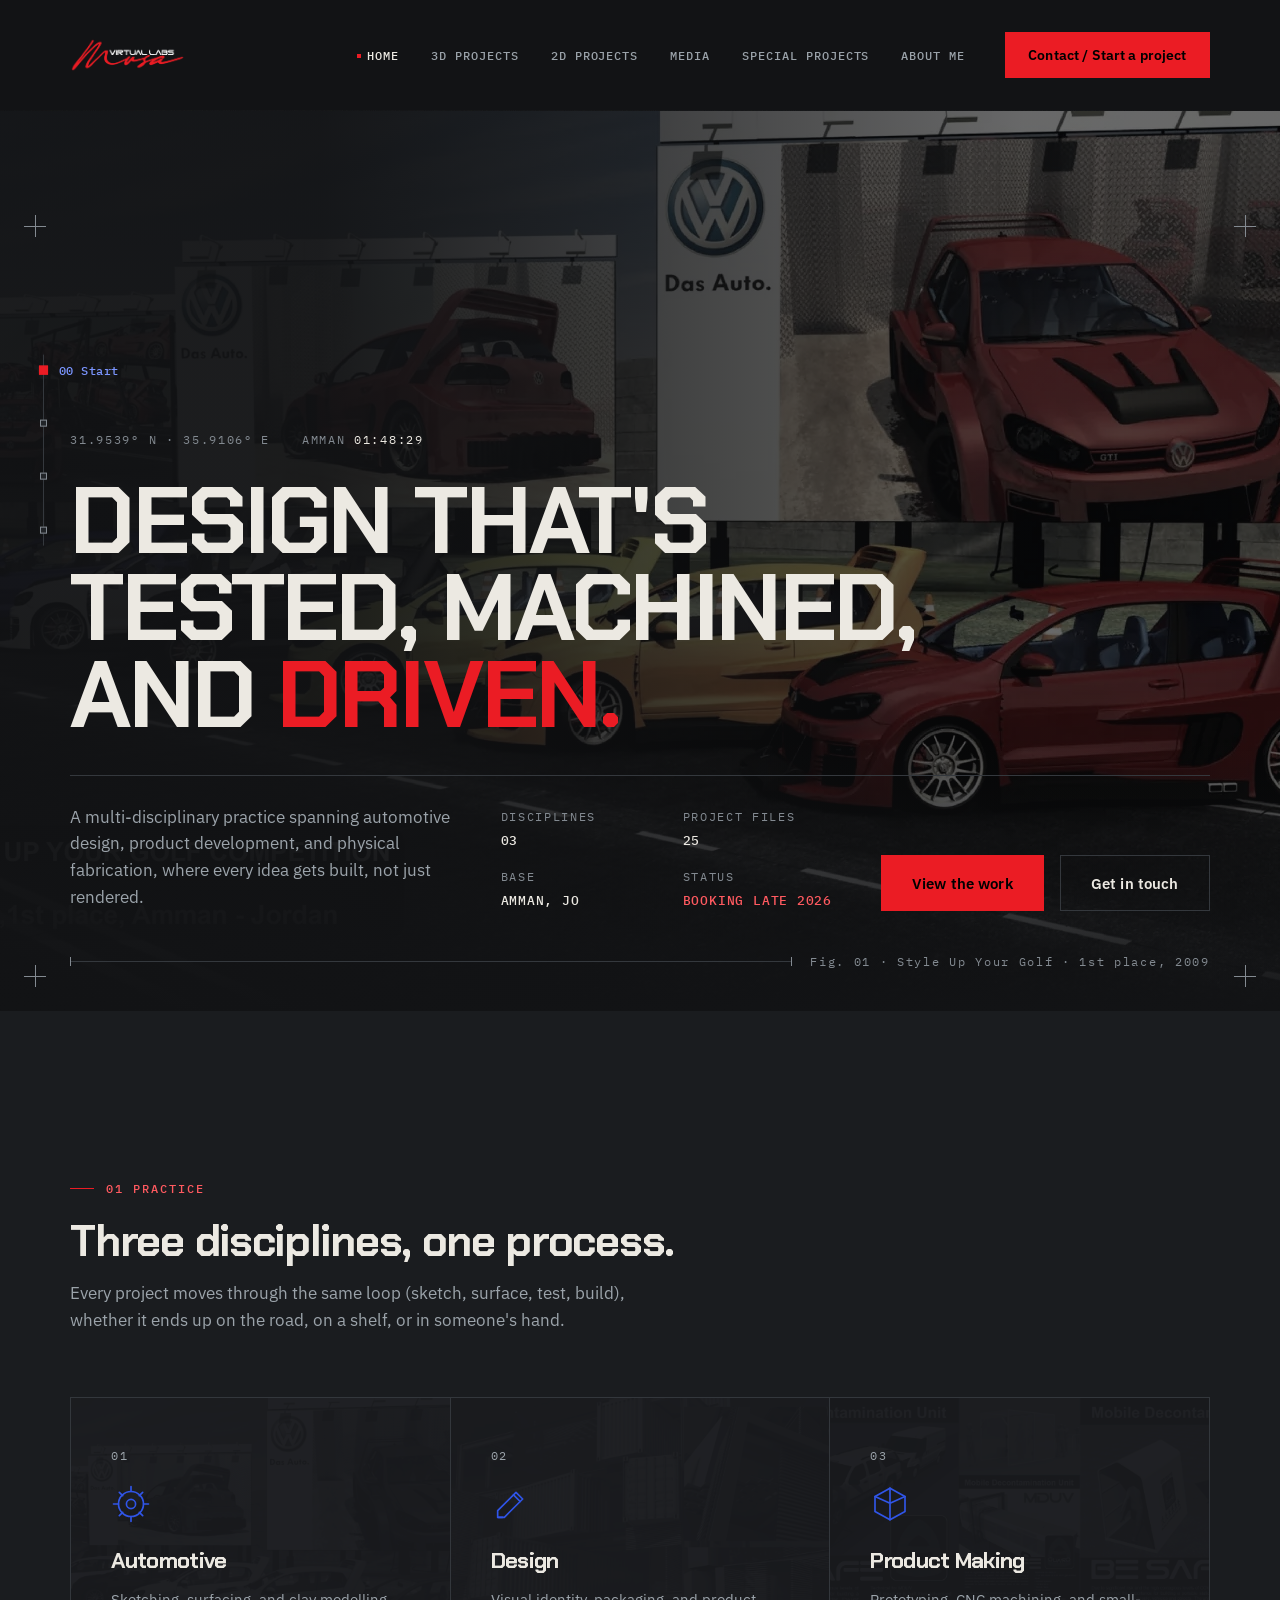
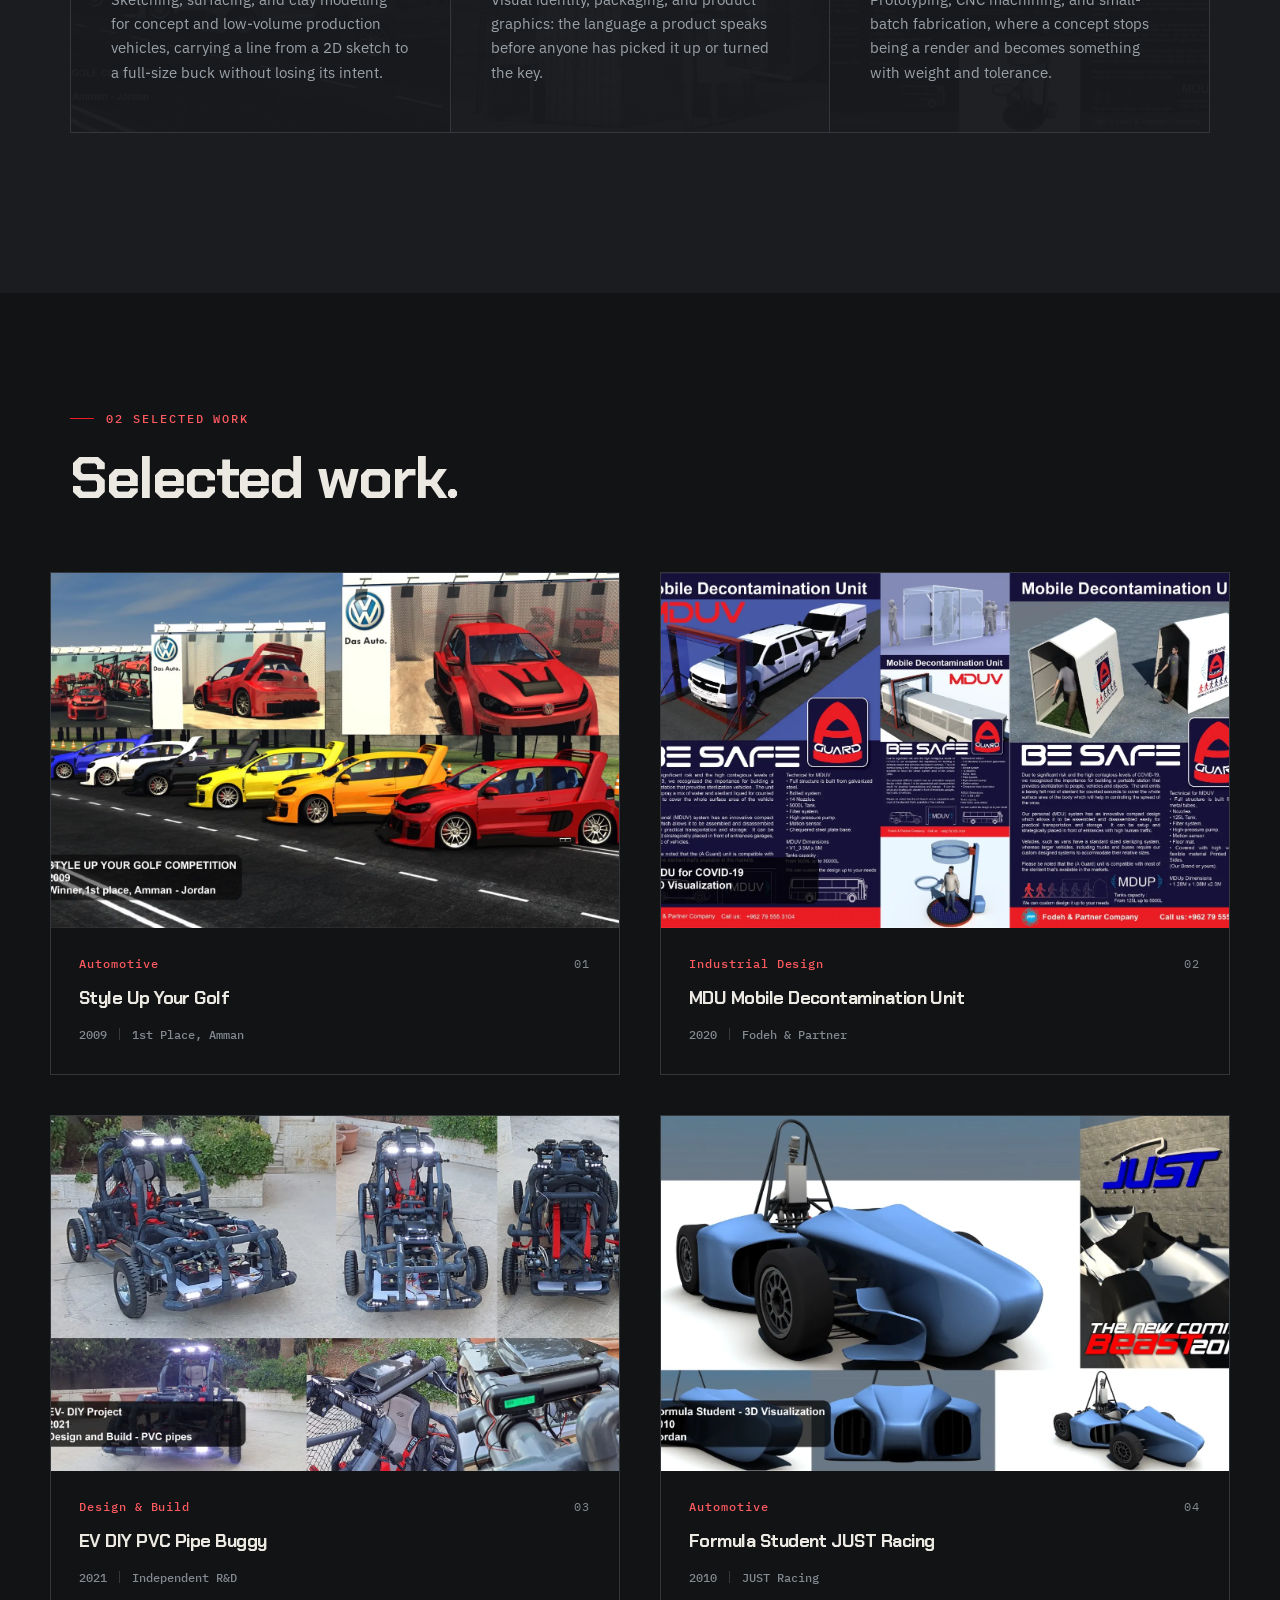
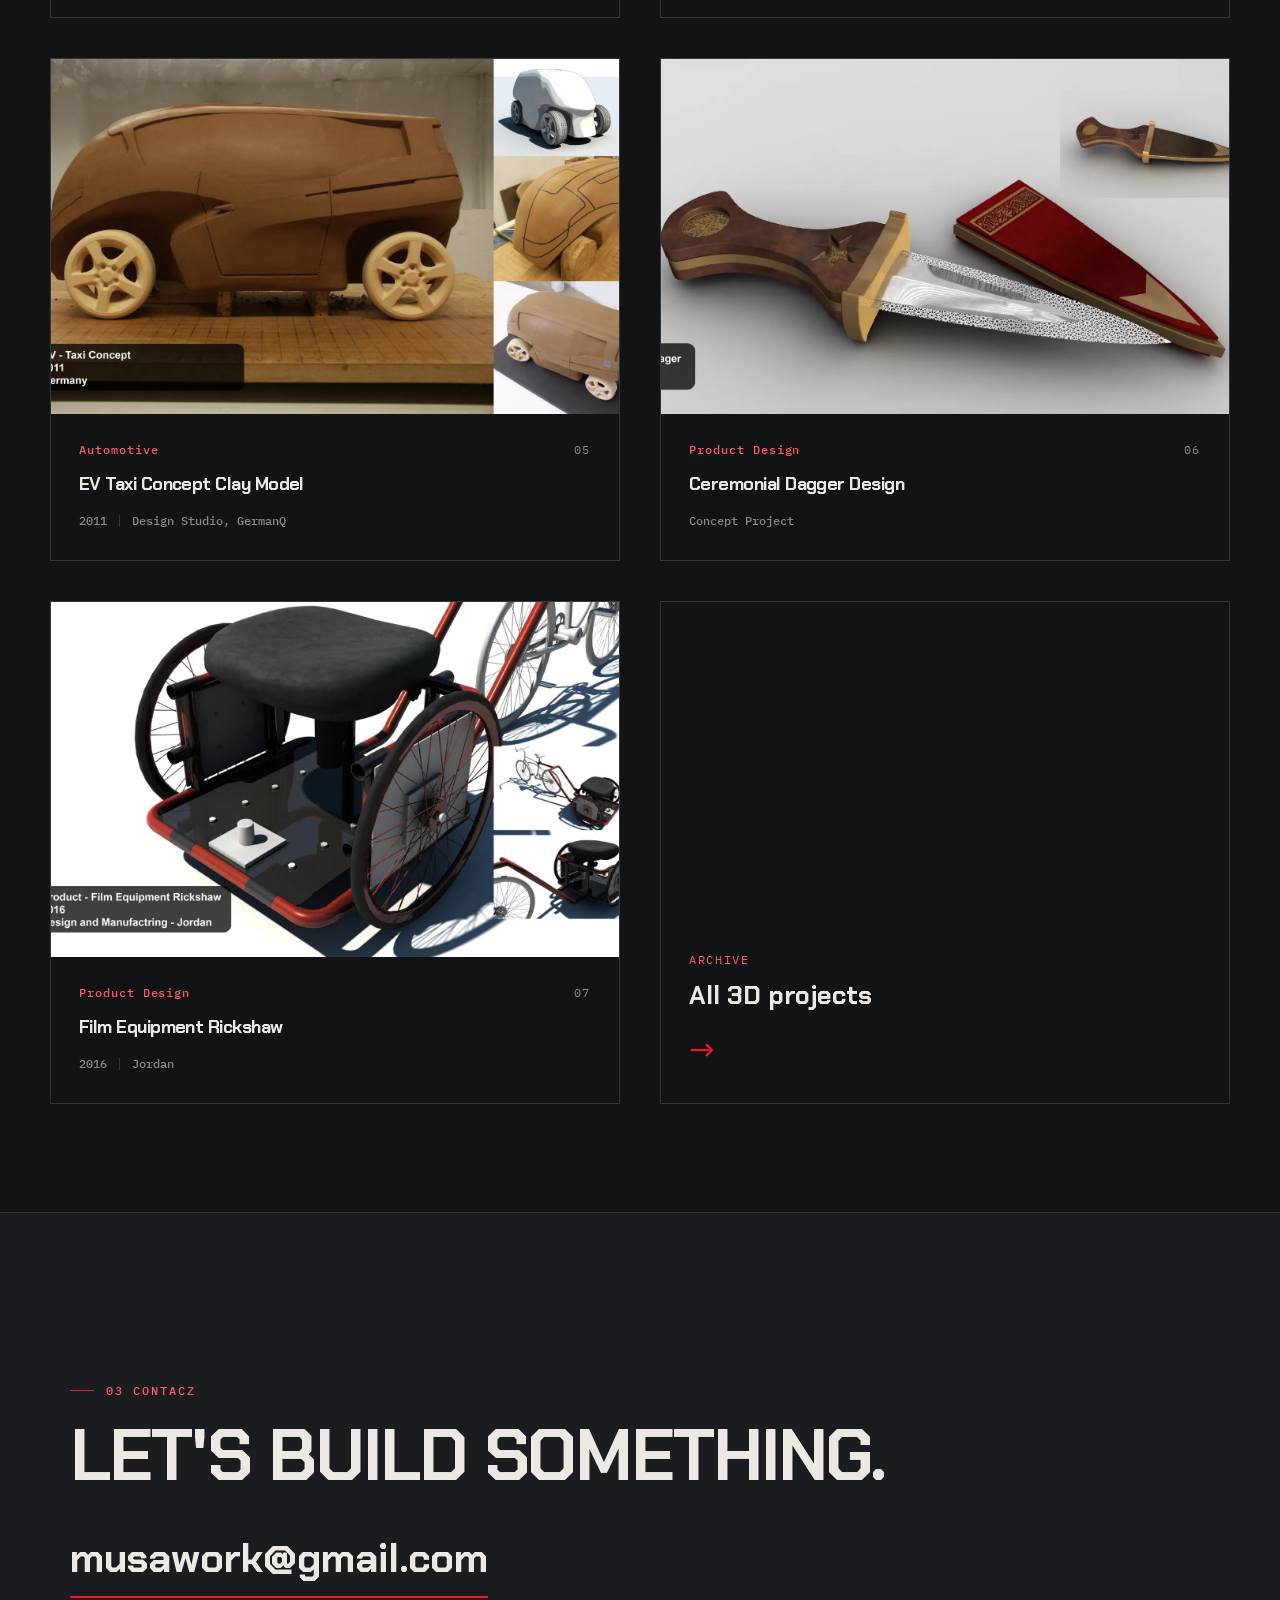
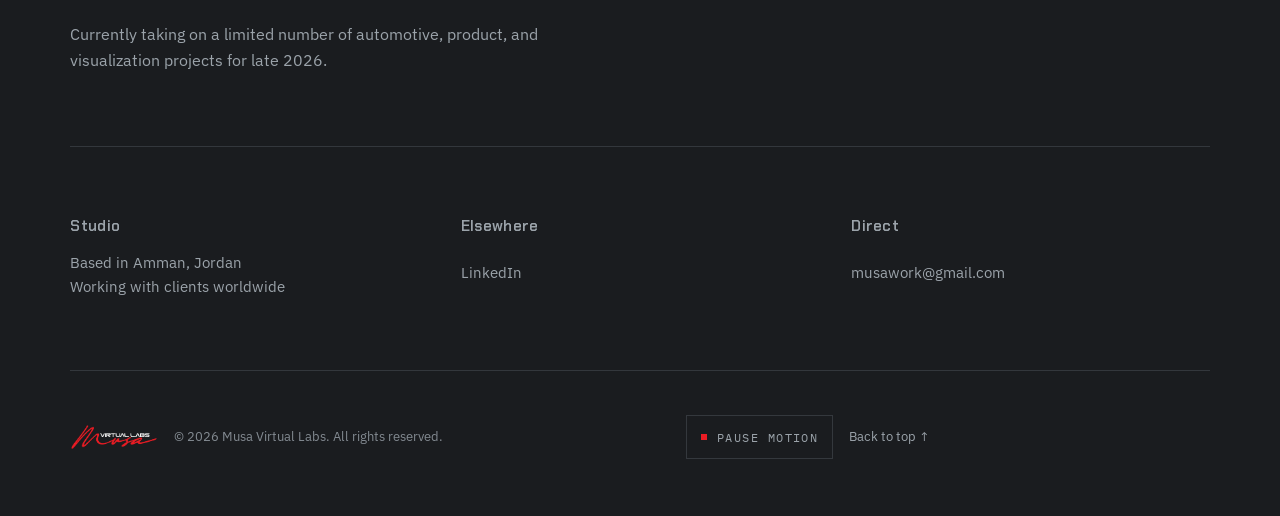
<file: index.html>
<!DOCTYPE html>
<html lang="en">
<head>
<meta charset="UTF-8" />
<meta name="viewport" content="width=device-width, initial-scale=1.0" />
<title>Musa Virtual Labs | 3D Design, Product &amp; Automotive Visualization</title>
<meta name="description" content="Musa Virtual Labs is a multi-disciplinary design practice spanning 3D visualization, product design, automotive concepts, and hands-on fabrication." />

<link rel="preconnect" href="https://fonts.googleapis.com" />
<link rel="preconnect" href="https://fonts.gstatic.com" crossorigin />
<link href="https://fonts.googleapis.com/css2?family=Big+Shoulders+Display:wght@600;700;800;900&amp;family=IBM+Plex+Mono:wght@400;500&amp;family=IBM+Plex+Sans:wght@400;500;600;700&amp;display=swap" rel="stylesheet" />

<link rel="icon" href="favicon.svg" type="image/svg+xml" />
<link rel="stylesheet" href="style.css" />
</head>
<body class="page-home">

<!-- Fixed atmosphere layers: grid, grain, scanlines sit behind everything -->
<div class="atmosphere" aria-hidden="true">
  <div class="atmosphere__grid"></div>
  <div class="atmosphere__grain"></div>
</div>

<!-- Section ruler / scrollspy for this page's own sectors, desktop only -->
<nav class="ruler" aria-label="Page sections">
  <ol>
    <li><a href="#top" data-section="top"><span class="ruler__tick"></span><span class="ruler__label">00 Start</span></a></li>
    <li><a href="#practice" data-section="practice"><span class="ruler__tick"></span><span class="ruler__label">01 Practice</span></a></li>
    <li><a href="#work" data-section="work"><span class="ruler__tick"></span><span class="ruler__label">02 Work</span></a></li>
    <li><a href="#contact" data-section="contact"><span class="ruler__tick"></span><span class="ruler__label">03 Contact</span></a></li>
  </ol>
</nav>

<!-- ============ NAVBAR ============ -->
<header class="navbar" id="navbar">
  <div class="container navbar__inner">
    <a href="#top" class="navbar__mark">
      <img src="./assets/logo.png" alt="Musa Virtual Labs" class="navbar__mark-img" width="1018" height="302" />
    </a>

    <button type="button" id="nav-toggle" class="nav-toggle-btn" aria-expanded="false" aria-controls="site-menu" aria-label="Open menu">
      <span></span><span></span><span></span>
    </button>

    <div class="navbar__menu" id="site-menu">
      <ul class="navbar__links">
        <li><a href="#top" aria-current="page">Home</a></li>
        <li><a href="3d-projects.html">3D Projects</a></li>
        <li><a href="2d-projects.html">2D Projects</a></li>
        <li><a href="media.html">Media</a></li>
        <li><a href="special-projects.html">Special Projects</a></li>
        <li><a href="about.html">About Me</a></li>
      </ul>
      <a href="contact.html" class="btn btn--primary btn--small chamfer">Contact / Start a project</a>
    </div>
  </div>
</header>

<main>

  <!-- ============ HERO ============ -->
  <section class="hero hero--blueprint" id="top">
    <div class="hero__backdrop" aria-hidden="true">
      <img
        class="hero__bg-image"
        src="./assets/vw-golf-competition.webp"
        alt=""
        loading="eager" width="1600" height="900"
      />
      <div class="hero__scrim"></div>
    </div>

    <!-- CAD registration marks at the frame corners -->
    <span class="reg-mark reg-mark--tl" aria-hidden="true"></span>
    <span class="reg-mark reg-mark--tr" aria-hidden="true"></span>
    <span class="reg-mark reg-mark--bl" aria-hidden="true"></span>
    <span class="reg-mark reg-mark--br" aria-hidden="true"></span>

    <div class="container hero__content">
      <div class="hud-row" aria-hidden="true">
        <span data-decrypt>31.9539&deg; N &middot; 35.9106&deg; E</span>
        <span>Amman <span class="hud-clock" id="hud-clock">--:--:--</span></span>
      </div>

      <h1 class="hero__headline hero__headline--mega">
        <span class="line-wrap"><span class="line">Design that's</span></span>
        <span class="line-wrap"><span class="line">tested, machined,</span></span>
        <span class="line-wrap"><span class="line">and <span class="hero__accent">driven.</span></span></span>
      </h1>

      <div class="hero__foot">
        <p class="hero__sub reveal-on-load">
          A multi-disciplinary practice spanning automotive design, product development,
          and physical fabrication, where every idea gets built, not just rendered.
        </p>

        <dl class="hud-table reveal-on-load">
          <div><dt>Disciplines</dt><dd data-decrypt>03</dd></div>
          <div><dt>Project files</dt><dd data-decrypt data-project-count>25</dd></div>
          <div><dt>Base</dt><dd data-decrypt>Amman, JO</dd></div>
          <div><dt>Status</dt><dd data-decrypt class="hud-table__live">Booking late 2026</dd></div>
        </dl>

        <div class="hero__actions reveal-on-load">
          <a href="#work" class="btn btn--primary chamfer">View the work</a>
          <a href="contact.html" class="btn btn--ghost chamfer">Get in touch</a>
        </div>
      </div>
    </div>

    <div class="hero__fig container" aria-hidden="true">
      <span class="dim-line"></span>
      <span class="hero__fig-label" data-decrypt>Fig. 01 · Style Up Your Golf · 1st place, 2009</span>
    </div>

    <a href="#practice" class="hero__scroll-cue" aria-label="Scroll to next section">
      <span></span>
    </a>
  </section>

  <!-- ============ PRACTICE / EXPERTISE ============ -->
  <section class="practice" id="practice">
    <div class="container">
      <div class="section-head reveal">
        <p class="sector-label" data-decrypt>01 Practice</p>
        <h2>Three disciplines, one process.</h2>
        <p class="section-head__sub">
          Every project moves through the same loop (sketch, surface, test, build),
          whether it ends up on the road, on a shelf, or in someone's hand.
        </p>
      </div>

      <div class="practice__grid">

        <article class="practice-card chamfer reveal" style="--delay:0ms">
          <div class="practice-card__bg" aria-hidden="true">
            <img src="./assets/vw-golf-competition.webp" alt="" loading="lazy" width="1600" height="900" />
          </div>
          <div class="practice-card__body">
            <span class="practice-card__index" aria-hidden="true" data-decrypt>01</span>
            <svg class="practice-card__icon" viewBox="0 0 48 48" aria-hidden="true" focusable="false">
              <circle cx="24" cy="24" r="15" />
              <circle cx="24" cy="24" r="5.5" />
              <path d="M24 3 V9 M24 39 V45 M45 24 H39 M9 24 H3 M38 10 L34 14 M14 34 L10 38 M38 38 L34 34 M14 14 L10 10" />
            </svg>
            <h3>Automotive</h3>
            <p>Sketching, surfacing, and clay modelling for concept and low-volume
              production vehicles, carrying a line from a 2D sketch to a full-size
              buck without losing its intent.</p>
          </div>
        </article>

        <article class="practice-card chamfer reveal" style="--delay:120ms">
          <div class="practice-card__bg" aria-hidden="true">
            <img src="./assets/architecture-design.webp" alt="" loading="lazy" width="1600" height="900" />
          </div>
          <div class="practice-card__body">
            <span class="practice-card__index" aria-hidden="true" data-decrypt>02</span>
            <svg class="practice-card__icon" viewBox="0 0 48 48" aria-hidden="true" focusable="false">
              <path d="M8 40 L8 32 L30 10 L38 18 L16 40 Z" />
              <path d="M27 13 L35 21" />
              <path d="M8 40 L14 40" />
            </svg>
            <h3>Design</h3>
            <p>Visual identity, packaging, and product graphics: the language a
              product speaks before anyone has picked it up or turned the key.</p>
          </div>
        </article>

        <article class="practice-card chamfer reveal" style="--delay:240ms">
          <div class="practice-card__bg" aria-hidden="true">
            <img src="./assets/mdu-covid19.webp" alt="" loading="lazy" width="1600" height="899" />
          </div>
          <div class="practice-card__body">
            <span class="practice-card__index" aria-hidden="true" data-decrypt>03</span>
            <svg class="practice-card__icon" viewBox="0 0 48 48" aria-hidden="true" focusable="false">
              <path d="M24 5 L42 15 V33 L24 43 L6 33 V15 Z" />
              <path d="M24 5 V23 M24 23 L42 15 M24 23 L6 15 M24 23 V43" />
            </svg>
            <h3>Product Making</h3>
            <p>Prototyping, CNC machining, and small-batch fabrication, where a
              concept stops being a render and becomes something with weight and
              tolerance.</p>
          </div>
        </article>

      </div>
    </div>
  </section>

  <!-- ============ WORK - GALLERY GRID ============ -->
  <!-- A horizontal "straightaway": on desktop the section pins and vertical
       scroll glides the track sideways (script.js section 11); on touch
       screens and with reduced motion it is a native swipe/scroll-snap row. -->
  <section class="drive" id="work" aria-labelledby="drive-title">
    <div class="drive__pin">
      <div class="container drive__head">
        <div>
          <p class="sector-label" data-decrypt>02 Selected work</p>
          <h2 class="drive__title" id="drive-title">Selected work.</h2>
        </div>
      </div>

      <div class="drive__viewport">
        <ol class="drive__track">
        <li class="drive__slide drive__slide--wide">
          <a href="project.html?id=vwGolfCompetition" class="project drive-card">
            <div class="project__media">
              <img src="./assets/vw-golf-competition.webp" alt="Six styled Volkswagen Golf GTI concepts lined up for the Style Up Your Golf design competition" loading="eager" width="1600" height="900" />
            </div>
            <div class="project__body">
              <span class="drive-card__index" aria-hidden="true">01</span>
              <span class="project__tag">Automotive</span>
              <h3>Style Up Your Golf</h3>
              <div class="project__meta"><span>2009</span><span class="meta-div"></span><span>1st Place, Amman</span></div>
            </div>
          </a>
        </li>
        <li class="drive__slide">
          <a href="project.html?id=mduCovid19" class="project drive-card">
            <div class="project__media">
              <img src="./assets/mdu-covid19.webp" alt="Mobile Decontamination Unit product visualization branded Be Safe" loading="eager" width="1600" height="899" />
            </div>
            <div class="project__body">
              <span class="drive-card__index" aria-hidden="true">02</span>
              <span class="project__tag">Industrial Design</span>
              <h3>MDU Mobile Decontamination Unit</h3>
              <div class="project__meta"><span>2020</span><span class="meta-div"></span><span>Fodeh &amp; Partner</span></div>
            </div>
          </a>
        </li>
        <li class="drive__slide">
          <a href="project.html?id=pvcPipeGoKart" class="project drive-card">
            <div class="project__media">
              <img src="./assets/pvc-pipe-go-kart.webp" alt="Electric off-road buggy hand-built from PVC pipe with roll cage and LED lighting" loading="lazy" width="1600" height="917" />
            </div>
            <div class="project__body">
              <span class="drive-card__index" aria-hidden="true">03</span>
              <span class="project__tag">Design &amp; Build</span>
              <h3>EV DIY PVC Pipe Buggy</h3>
              <div class="project__meta"><span>2021</span><span class="meta-div"></span><span>Independent R&amp;D</span></div>
            </div>
          </a>
        </li>
        <li class="drive__slide drive__slide--wide">
          <a href="project.html?id=formulaStudent" class="project drive-card">
            <div class="project__media">
              <img src="./assets/formula-student-design.webp" alt="Blue Formula Student open-wheel race car concept for JUST Racing" loading="lazy" width="1600" height="901" />
            </div>
            <div class="project__body">
              <span class="drive-card__index" aria-hidden="true">04</span>
              <span class="project__tag">Automotive</span>
              <h3>Formula Student JUST Racing</h3>
              <div class="project__meta"><span>2010</span><span class="meta-div"></span><span>JUST Racing</span></div>
            </div>
          </a>
        </li>
        <li class="drive__slide">
          <a href="project.html?id=evTaxiClayModel" class="project drive-card">
            <div class="project__media">
              <img src="./assets/ev-taxi-clay-model.webp" alt="Clay model of an electric taxi concept" loading="lazy" width="1600" height="902" />
            </div>
            <div class="project__body">
              <span class="drive-card__index" aria-hidden="true">05</span>
              <span class="project__tag">Automotive</span>
              <h3>EV Taxi Concept Clay Model</h3>
              <div class="project__meta"><span>2011</span><span class="meta-div"></span><span>Design Studio, Germany</span></div>
            </div>
          </a>
        </li>
        <li class="drive__slide">
          <a href="project.html?id=daggerDesign" class="project drive-card">
            <div class="project__media">
              <img src="./assets/dagger-design.webp" alt="Ornamental ceremonial dagger with engraved handle and damascened blade, shown with its sheath" loading="lazy" width="1600" height="899" />
            </div>
            <div class="project__body">
              <span class="drive-card__index" aria-hidden="true">06</span>
              <span class="project__tag">Product Design</span>
              <h3>Ceremonial Dagger Design</h3>
              <div class="project__meta"><span>Concept Project</span></div>
            </div>
          </a>
        </li>
        <li class="drive__slide">
          <a href="project.html?id=filmEquipmentRickshaw" class="project drive-card">
            <div class="project__media">
              <img src="./assets/film-equipment-rickshaw.webp" alt="Rickshaw-style vehicle designed to carry film production equipment" loading="lazy" width="1600" height="900" />
            </div>
            <div class="project__body">
              <span class="drive-card__index" aria-hidden="true">07</span>
              <span class="project__tag">Product Design</span>
              <h3>Film Equipment Rickshaw</h3>
              <div class="project__meta"><span>2016</span><span class="meta-div"></span><span>Jordan</span></div>
            </div>
          </a>
        </li>
        <li class="drive__slide drive__slide--end">
          <a href="3d-projects.html" class="drive-end">
            <span class="drive-end__label">Archive</span>
            <span class="drive-end__title">All 3D projects</span>
            <span class="drive-end__arrow" aria-hidden="true">&rarr;</span>
          </a>
        </li>
        </ol>
      </div>
    </div>
  </section>

  <!-- ============ CONTACT / FOOTER ============ -->
  <footer class="contact" id="contact">
    <div class="container">
      <div class="contact__top reveal">
        <p class="sector-label" data-decrypt>03 Contact</p>
        <h2 class="section-head__mega">Let's build something.</h2>
        <a href="mailto:musawork@gmail.com" class="contact__email" data-magnetic>musawork@gmail.com</a>
        <p class="contact__note">Currently taking on a limited number of automotive,
          product, and visualization projects for late 2026.</p>
      </div>

      <div class="contact__grid">
        <div class="contact__col">
          <h4>Studio</h4>
          <p>Based in Amman, Jordan<br />Working with clients worldwide</p>
        </div>
        <div class="contact__col">
          <h4>Elsewhere</h4>
          <ul class="contact__list">
            <li><a href="https://www.linkedin.com/in/musa-abukhalaf/" target="_blank" rel="noopener noreferrer">LinkedIn</a></li>
          </ul>
        </div>
        <div class="contact__col">
          <h4>Direct</h4>
          <ul class="contact__list">
            <li><a href="mailto:musawork@gmail.com">musawork@gmail.com</a></li>
          </ul>
        </div>
      </div>

      <div class="contact__bottom">
        <img src="./assets/logo.png" alt="Musa Virtual Labs" class="contact__mark-img" width="1018" height="302" />
        <p>&copy; 2026 Musa Virtual Labs. All rights reserved.</p>
        <a href="#top" class="contact__top-link">Back to top ↑</a>
      </div>
    </div>
  </footer>

</main>

<script src="script.js"></script>
</body>
</html>
</file>
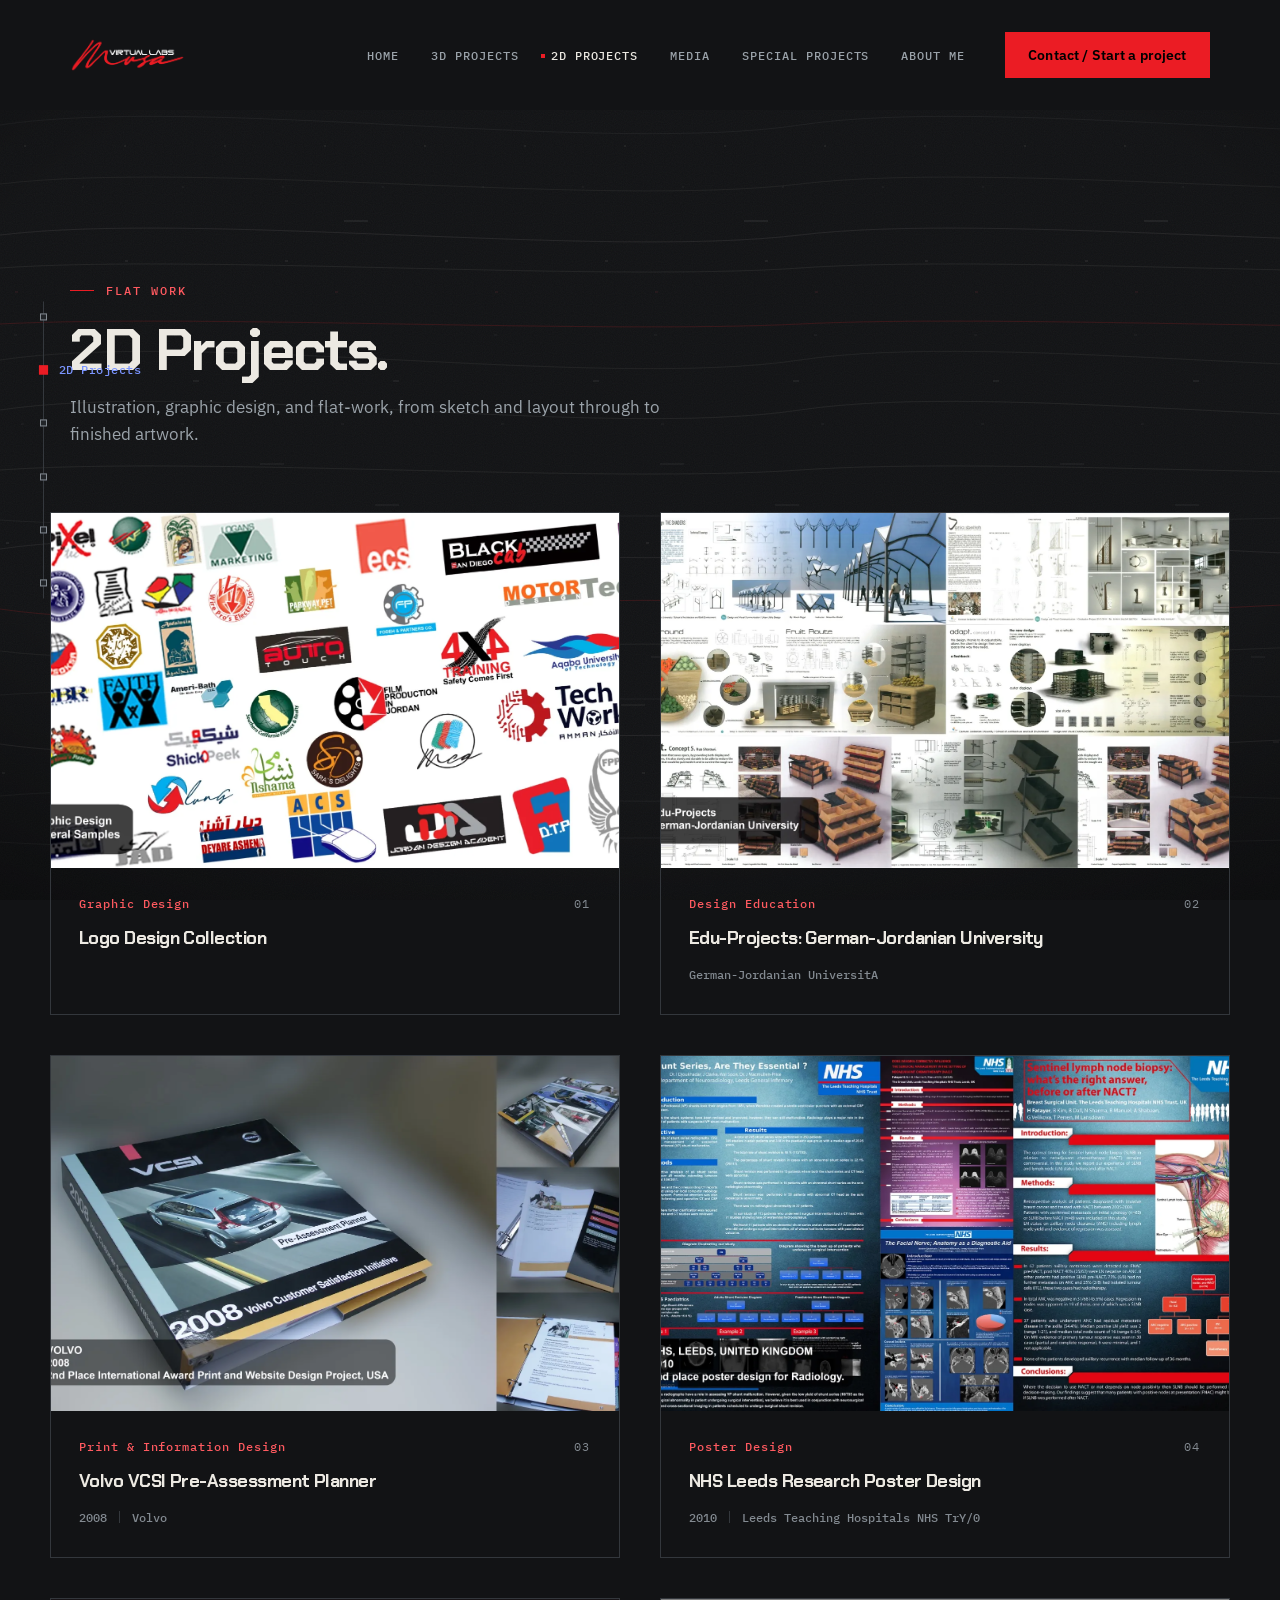
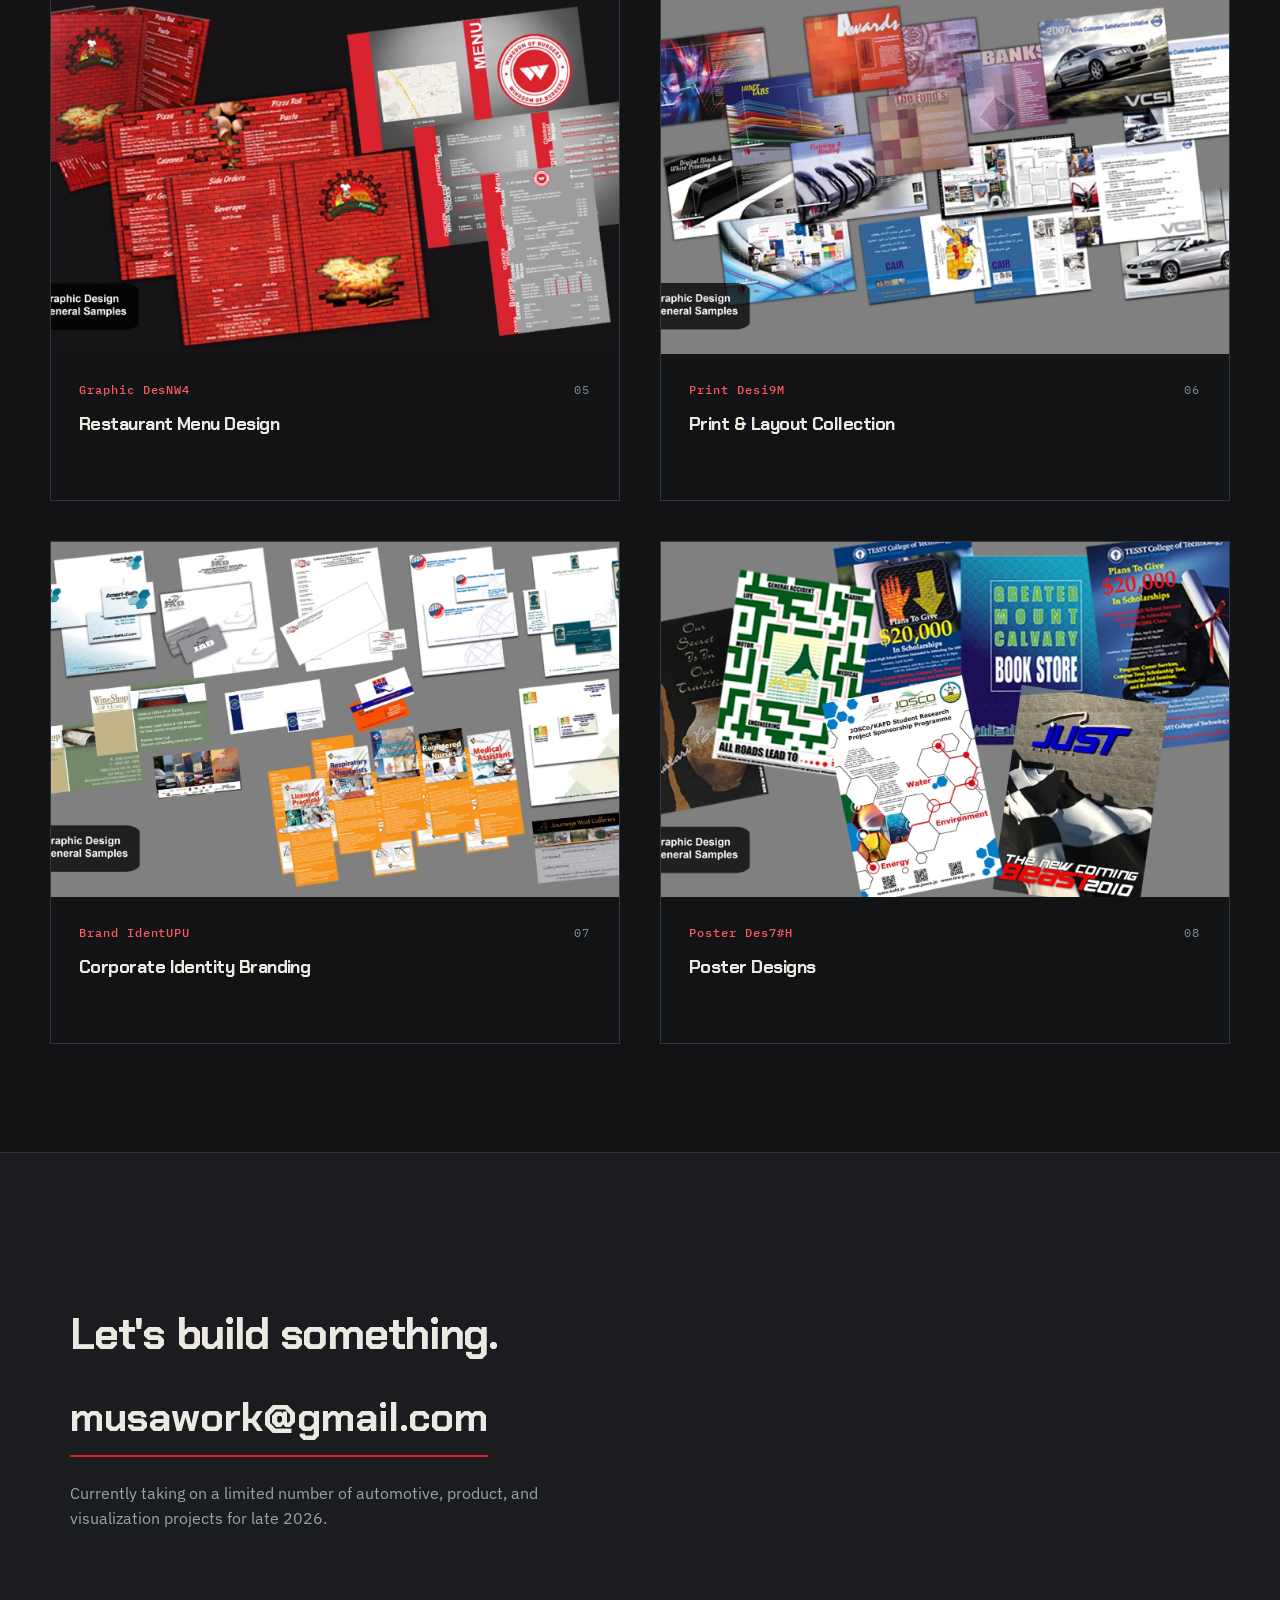
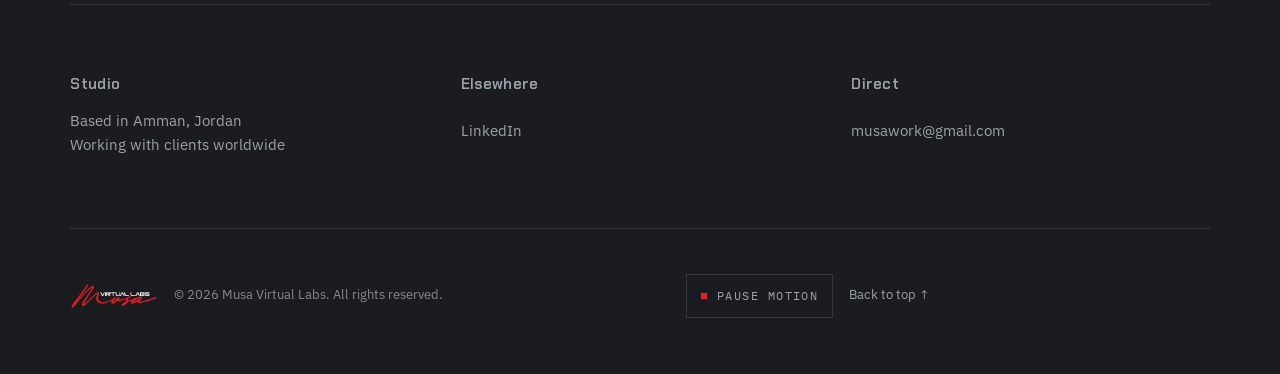
<file: 2d-projects.html>
<!DOCTYPE html>
<html lang="en">
<head>
<meta charset="UTF-8" />
<meta name="viewport" content="width=device-width, initial-scale=1.0" />
<title>2D Projects | Musa Virtual Labs</title>
<meta name="description" content="2D design, illustration, and graphic work from Musa Virtual Labs." />

<link rel="preconnect" href="https://fonts.googleapis.com" />
<link rel="preconnect" href="https://fonts.gstatic.com" crossorigin />
<link href="https://fonts.googleapis.com/css2?family=Big+Shoulders+Display:wght@600;700;800;900&amp;family=IBM+Plex+Mono:wght@500&amp;family=IBM+Plex+Sans:wght@400;500;600;700&amp;display=swap" rel="stylesheet" />

<link rel="icon" href="favicon.svg" type="image/svg+xml" />
<link rel="stylesheet" href="style.css" />
</head>
<body>

<div class="atmosphere" aria-hidden="true">
  <div class="atmosphere__grid"></div>
  <div class="atmosphere__grain"></div>
</div>

<nav class="ruler" aria-label="Section navigation">
  <ol>
    <li><a href="3d-projects.html"><span class="ruler__tick"></span><span class="ruler__label">3D Projects</span></a></li>
    <li class="is-active"><a href="#top" data-section="top"><span class="ruler__tick"></span><span class="ruler__label">2D Projects</span></a></li>
    <li><a href="media.html"><span class="ruler__tick"></span><span class="ruler__label">Media</span></a></li>
    <li><a href="special-projects.html"><span class="ruler__tick"></span><span class="ruler__label">Special Projects</span></a></li>
    <li><a href="about.html"><span class="ruler__tick"></span><span class="ruler__label">About Me</span></a></li>
    <li><a href="contact.html"><span class="ruler__tick"></span><span class="ruler__label">Contact</span></a></li>
  </ol>
</nav>

<header class="navbar" id="navbar">
  <div class="container navbar__inner">
    <a href="index.html" class="navbar__mark">
      <img src="./assets/logo.png" alt="Musa Virtual Labs" class="navbar__mark-img" width="1018" height="302" />
    </a>

    <button type="button" id="nav-toggle" class="nav-toggle-btn" aria-expanded="false" aria-controls="site-menu" aria-label="Open menu">
      <span></span><span></span><span></span>
    </button>

    <div class="navbar__menu" id="site-menu">
      <ul class="navbar__links">
        <li><a href="index.html">Home</a></li>
        <li><a href="3d-projects.html">3D Projects</a></li>
        <li><a href="2d-projects.html" aria-current="page">2D Projects</a></li>
        <li><a href="media.html">Media</a></li>
        <li><a href="special-projects.html">Special Projects</a></li>
        <li><a href="about.html">About Me</a></li>
      </ul>
      <a href="contact.html" class="btn btn--primary btn--small chamfer">Contact / Start a project</a>
    </div>
  </div>
</header>

<main>

  <!-- Horizontal "straightaway" of every 2D project: pins and glides on
       desktop, native swipe/scroll-snap on touch and reduced motion
       (script.js section 11). -->
  <section class="drive drive--page" id="top" aria-labelledby="drive-title">
    <div class="drive__pin">
      <div class="container drive__head">
        <div>
          <p class="sector-label" data-decrypt>Flat work</p>
          <h1 class="drive__title" id="drive-title">2D Projects.</h1>
          <p class="section-head__sub">Illustration, graphic design, and flat-work, from
            sketch and layout through to finished artwork.</p>
        </div>
      </div>

      <div class="drive__viewport">
        <!-- Slides are built at runtime by script.js from every PROJECTS
             entry whose category starts with data-category. -->
        <ol class="drive__track" id="project-grid" data-category="2D Projects"></ol>
      </div>
    </div>
  </section>

</main>

<footer class="contact" id="contact">
  <div class="container">
    <div class="contact__top reveal">
      <h2>Let's build something.</h2>
      <a href="mailto:musawork@gmail.com" class="contact__email">musawork@gmail.com</a>
      <p class="contact__note">Currently taking on a limited number of automotive,
        product, and visualization projects for late 2026.</p>
    </div>

    <div class="contact__grid">
      <div class="contact__col">
        <h4>Studio</h4>
        <p>Based in Amman, Jordan<br />Working with clients worldwide</p>
      </div>
      <div class="contact__col">
        <h4>Elsewhere</h4>
        <ul class="contact__list">
          <li><a href="https://www.linkedin.com/in/musa-abukhalaf/" target="_blank" rel="noopener noreferrer">LinkedIn</a></li>
        </ul>
      </div>
      <div class="contact__col">
        <h4>Direct</h4>
        <ul class="contact__list">
          <li><a href="mailto:musawork@gmail.com">musawork@gmail.com</a></li>
        </ul>
      </div>
    </div>

    <div class="contact__bottom">
      <img src="./assets/logo.png" alt="Musa Virtual Labs" class="contact__mark-img" width="1018" height="302" />
      <p>&copy; 2026 Musa Virtual Labs. All rights reserved.</p>
      <a href="#top" class="contact__top-link">Back to top ↑</a>
    </div>
  </div>
</footer>

<script src="script.js"></script>
</body>
</html>
</file>
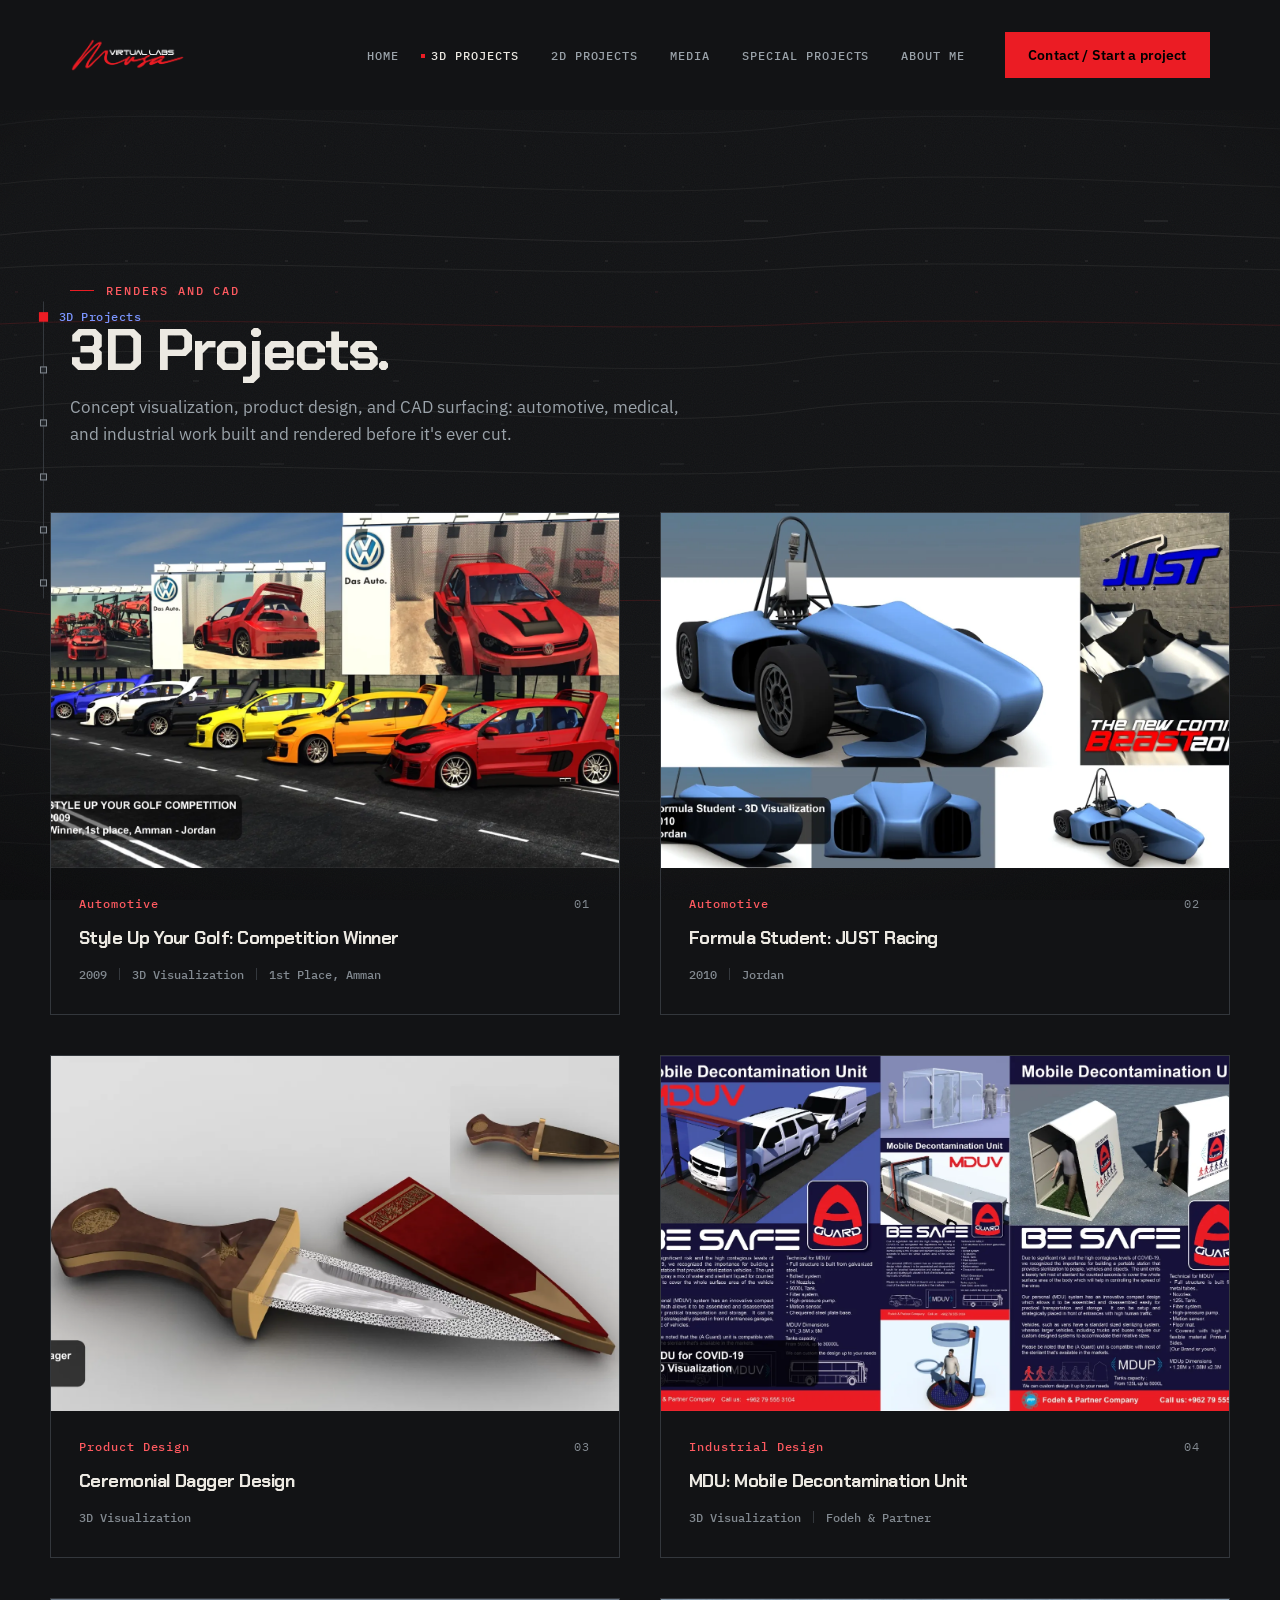
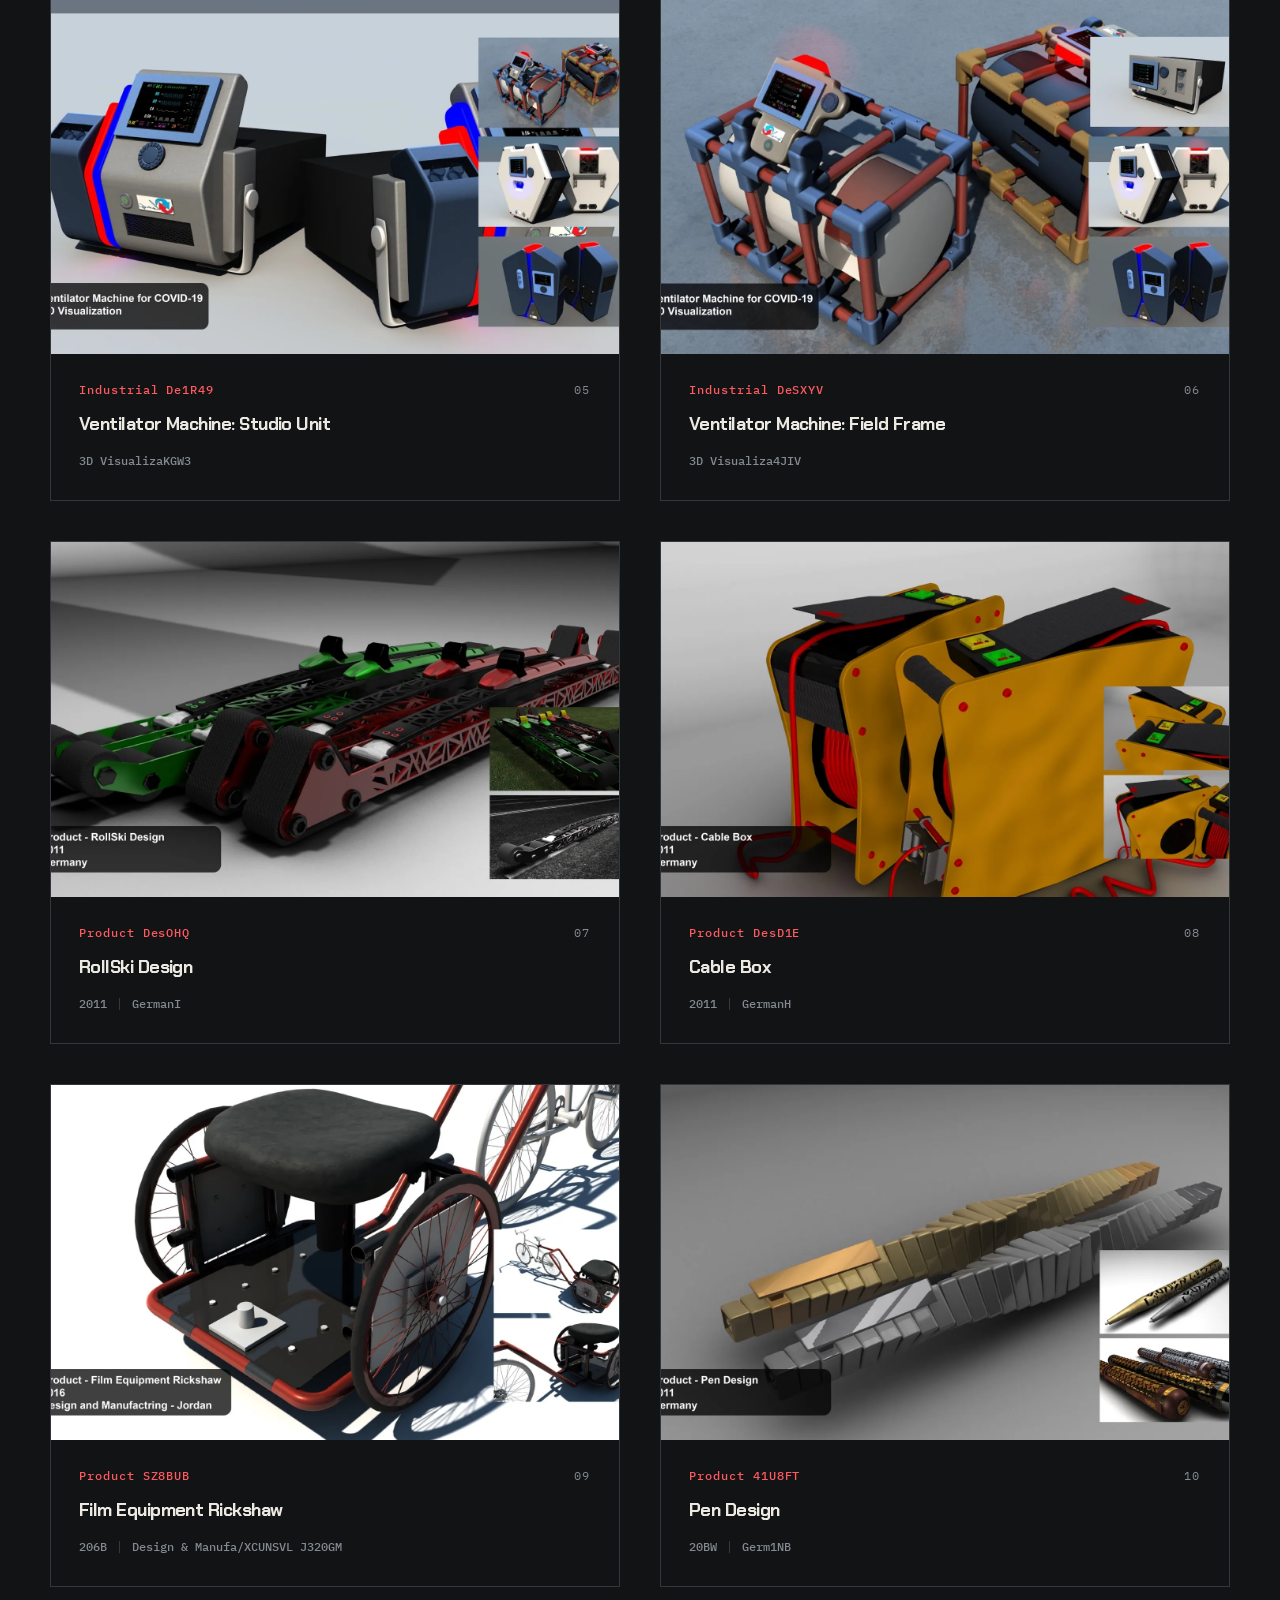
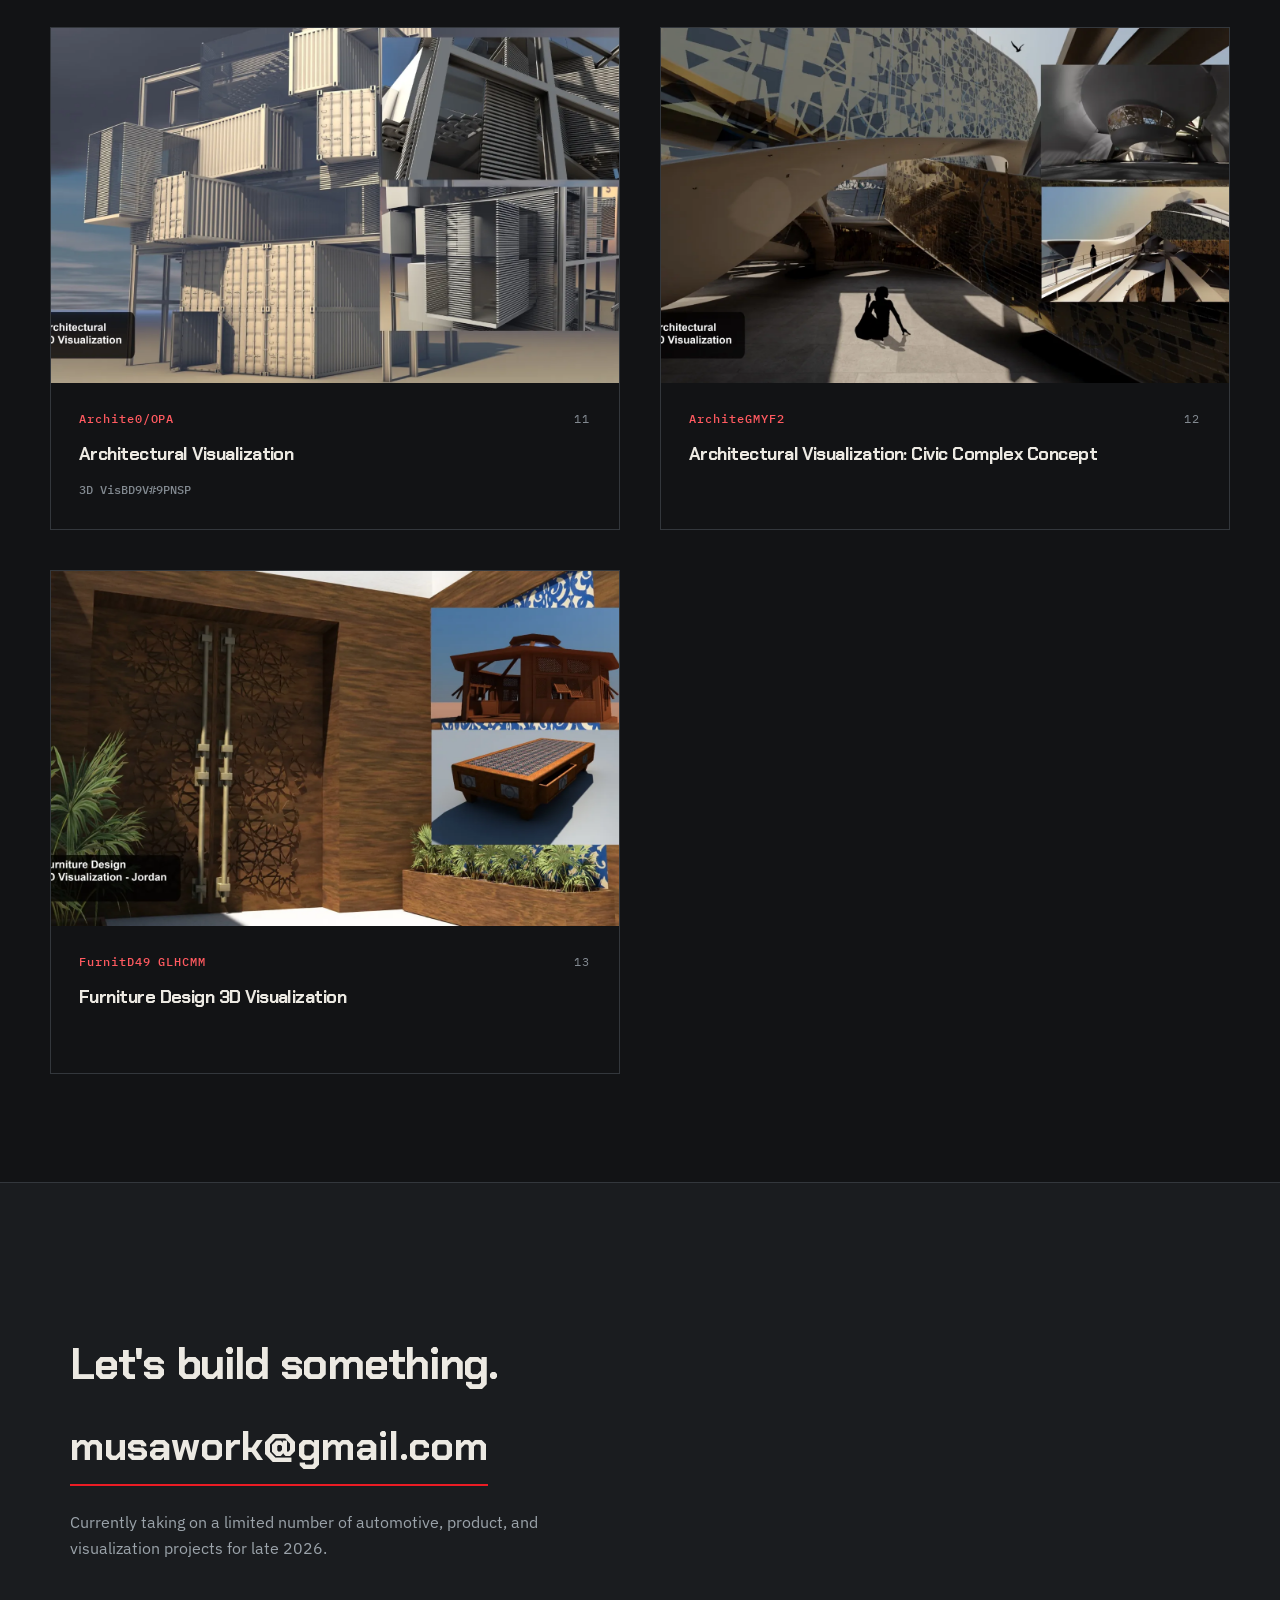
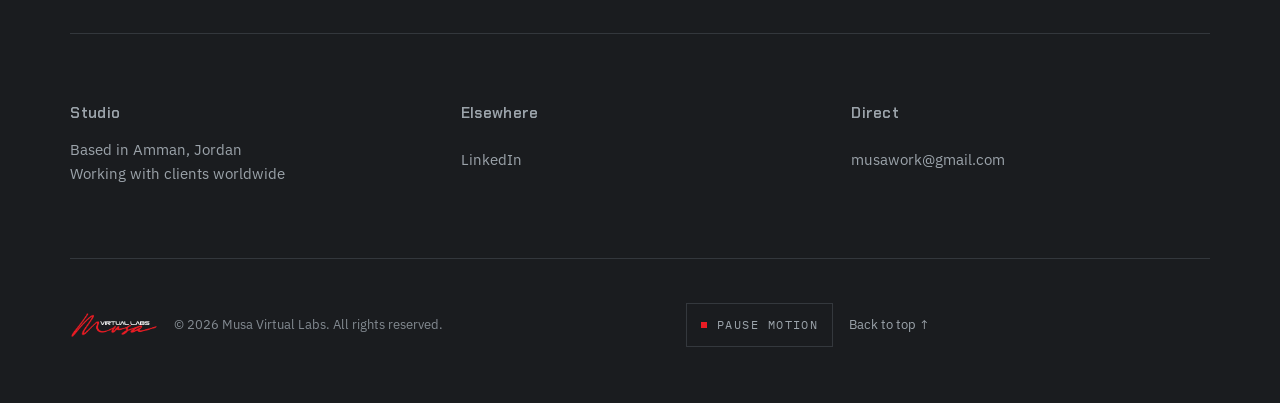
<file: 3d-projects.html>
<!DOCTYPE html>
<html lang="en">
<head>
<meta charset="UTF-8" />
<meta name="viewport" content="width=device-width, initial-scale=1.0" />
<title>3D Projects | Musa Virtual Labs</title>
<meta name="description" content="3D visualization and product design work from Musa Virtual Labs: automotive concepts, medical devices, and industrial products taken from sketch to render." />

<link rel="preconnect" href="https://fonts.googleapis.com" />
<link rel="preconnect" href="https://fonts.gstatic.com" crossorigin />
<link href="https://fonts.googleapis.com/css2?family=Big+Shoulders+Display:wght@600;700;800;900&amp;family=IBM+Plex+Mono:wght@500&amp;family=IBM+Plex+Sans:wght@400;500;600;700&amp;display=swap" rel="stylesheet" />

<link rel="icon" href="favicon.svg" type="image/svg+xml" />
<link rel="stylesheet" href="style.css" />
</head>
<body>

<div class="atmosphere" aria-hidden="true">
  <div class="atmosphere__grid"></div>
  <div class="atmosphere__grain"></div>
</div>

<nav class="ruler" aria-label="Section navigation">
  <ol>
    <li class="is-active"><a href="#top" data-section="top"><span class="ruler__tick"></span><span class="ruler__label">3D Projects</span></a></li>
    <li><a href="2d-projects.html"><span class="ruler__tick"></span><span class="ruler__label">2D Projects</span></a></li>
    <li><a href="media.html"><span class="ruler__tick"></span><span class="ruler__label">Media</span></a></li>
    <li><a href="special-projects.html"><span class="ruler__tick"></span><span class="ruler__label">Special Projects</span></a></li>
    <li><a href="about.html"><span class="ruler__tick"></span><span class="ruler__label">About Me</span></a></li>
    <li><a href="contact.html"><span class="ruler__tick"></span><span class="ruler__label">Contact</span></a></li>
  </ol>
</nav>

<header class="navbar" id="navbar">
  <div class="container navbar__inner">
    <a href="index.html" class="navbar__mark">
      <img src="./assets/logo.png" alt="Musa Virtual Labs" class="navbar__mark-img" width="1018" height="302" />
    </a>

    <button type="button" id="nav-toggle" class="nav-toggle-btn" aria-expanded="false" aria-controls="site-menu" aria-label="Open menu">
      <span></span><span></span><span></span>
    </button>

    <div class="navbar__menu" id="site-menu">
      <ul class="navbar__links">
        <li><a href="index.html">Home</a></li>
        <li><a href="3d-projects.html" aria-current="page">3D Projects</a></li>
        <li><a href="2d-projects.html">2D Projects</a></li>
        <li><a href="media.html">Media</a></li>
        <li><a href="special-projects.html">Special Projects</a></li>
        <li><a href="about.html">About Me</a></li>
      </ul>
      <a href="contact.html" class="btn btn--primary btn--small chamfer">Contact / Start a project</a>
    </div>
  </div>
</header>

<main>

  <!-- Horizontal "straightaway" of the 3D work: pins and glides on
       desktop, native swipe/scroll-snap on touch and reduced motion
       (script.js section 11). -->
  <section class="drive drive--page" id="top" aria-labelledby="drive-title">
    <div class="drive__pin">
      <div class="container drive__head">
        <div>
          <p class="sector-label" data-decrypt>Renders and CAD</p>
          <h1 class="drive__title" id="drive-title">3D Projects.</h1>
          <p class="section-head__sub">Concept visualization, product design, and CAD surfacing:
          automotive, medical, and industrial work built and rendered before it's ever cut.</p>
        </div>
      </div>

      <div class="drive__viewport">
        <ol class="drive__track" data-category="3D Projects">
        <li class="drive__slide drive__slide--wide">
          <a href="project.html?id=vwGolfCompetition" class="project drive-card">
            <div class="project__media">
              <img src="./assets/vw-golf-competition.webp" alt="Six styled Volkswagen Golf GTI concepts lined up for the Style Up Your Golf design competition" loading="lazy" width="1600" height="900" />
            </div>
            <div class="project__body">
              <span class="drive-card__index" aria-hidden="true">01</span>
              <span class="project__tag">Automotive</span>
              <h3>Style Up Your Golf: Competition Winner</h3>
              <div class="project__meta">
                <span>2009</span><span class="meta-div"></span>
                <span>3D Visualization</span><span class="meta-div"></span>
                <span>1st Place, Amman</span>
              </div>
            </div>
          </a>
        </li>
        <li class="drive__slide">
          <a href="project.html?id=formulaStudent" class="project drive-card">
            <div class="project__media">
              <img src="./assets/formula-student-design.webp" alt="Blue Formula Student open-wheel race car concept for JUST Racing" loading="lazy" width="1600" height="901" />
            </div>
            <div class="project__body">
              <span class="drive-card__index" aria-hidden="true">02</span>
              <span class="project__tag">Automotive</span>
              <h3>Formula Student: JUST Racing</h3>
              <div class="project__meta">
                <span>2010</span><span class="meta-div"></span>
                <span>Jordan</span>
              </div>
            </div>
          </a>
        </li>
        <li class="drive__slide">
          <a href="project.html?id=daggerDesign" class="project drive-card">
            <div class="project__media">
              <img src="./assets/dagger-design.webp" alt="Ornamental ceremonial dagger with engraved handle and damascened blade, shown with its sheath" loading="lazy" width="1600" height="899" />
            </div>
            <div class="project__body">
              <span class="drive-card__index" aria-hidden="true">03</span>
              <span class="project__tag">Product Design</span>
              <h3>Ceremonial Dagger Design</h3>
              <div class="project__meta">
                <span>3D Visualization</span>
              </div>
            </div>
          </a>
        </li>
        <li class="drive__slide">
          <a href="project.html?id=mduCovid19" class="project drive-card">
            <div class="project__media">
              <img src="./assets/mdu-covid19.webp" alt="Mobile Decontamination Unit product visualization branded Be Safe, for vehicle and pedestrian sterilization" loading="lazy" width="1600" height="899" />
            </div>
            <div class="project__body">
              <span class="drive-card__index" aria-hidden="true">04</span>
              <span class="project__tag">Industrial Design</span>
              <h3>MDU: Mobile Decontamination Unit</h3>
              <div class="project__meta">
                <span>3D Visualization</span><span class="meta-div"></span>
                <span>Fodeh &amp; Partner</span>
              </div>
            </div>
          </a>
        </li>
        <li class="drive__slide">
          <a href="project.html?id=covidVentilation" class="project drive-card">
            <div class="project__media">
              <img src="./assets/ventilation-covid19-a.webp" alt="Compact ventilator machine concept with vital-signs display, designed for COVID-19 response" loading="lazy" width="1600" height="900" />
            </div>
            <div class="project__body">
              <span class="drive-card__index" aria-hidden="true">05</span>
              <span class="project__tag">Industrial Design</span>
              <h3>Ventilator Machine: Studio Unit</h3>
              <div class="project__meta">
                <span>3D Visualization</span>
              </div>
            </div>
          </a>
        </li>
        <li class="drive__slide">
          <a href="project.html?id=ventilatorFieldFrame" class="project drive-card">
            <div class="project__media">
              <img src="./assets/ventilation-covid19-b.webp" alt="Modular tank-frame ventilator machine concept designed for COVID-19 response" loading="lazy" width="1600" height="898" />
            </div>
            <div class="project__body">
              <span class="drive-card__index" aria-hidden="true">06</span>
              <span class="project__tag">Industrial Design</span>
              <h3>Ventilator Machine: Field Frame</h3>
              <div class="project__meta">
                <span>3D Visualization</span>
              </div>
            </div>
          </a>
        </li>
        <li class="drive__slide">
          <a href="project.html?id=rollskiDesign" class="project drive-card">
            <div class="project__media">
              <img src="./assets/rollski-design.webp" alt="Red and green RollSki product design, a set of off-snow ski trainers with wheeled tips" loading="lazy" width="1600" height="900" />
            </div>
            <div class="project__body">
              <span class="drive-card__index" aria-hidden="true">07</span>
              <span class="project__tag">Product Design</span>
              <h3>RollSki Design</h3>
              <div class="project__meta">
                <span>2011</span><span class="meta-div"></span>
                <span>Germany</span>
              </div>
            </div>
          </a>
        </li>
        <li class="drive__slide">
          <a href="project.html?id=cableBoxDesign" class="project drive-card">
            <div class="project__media">
              <img src="./assets/cable-box-design.webp" alt="Yellow industrial cable reel box product design with integrated handle and control panel" loading="lazy" width="1600" height="900" />
            </div>
            <div class="project__body">
              <span class="drive-card__index" aria-hidden="true">08</span>
              <span class="project__tag">Product Design</span>
              <h3>Cable Box</h3>
              <div class="project__meta">
                <span>2011</span><span class="meta-div"></span>
                <span>Germany</span>
              </div>
            </div>
          </a>
        </li>
        <li class="drive__slide">
          <a href="project.html?id=filmEquipmentRickshaw" class="project drive-card">
            <div class="project__media">
              <img src="./assets/film-equipment-rickshaw.webp" alt="Bicycle-towed rickshaw seat and equipment platform for film production" loading="lazy" width="1600" height="900" />
            </div>
            <div class="project__body">
              <span class="drive-card__index" aria-hidden="true">09</span>
              <span class="project__tag">Product Design</span>
              <h3>Film Equipment Rickshaw</h3>
              <div class="project__meta">
                <span>2016</span><span class="meta-div"></span>
                <span>Design &amp; Manufacturing, Jordan</span>
              </div>
            </div>
          </a>
        </li>
        <li class="drive__slide">
          <a href="project.html?id=penDesign" class="project drive-card">
            <div class="project__media">
              <img src="./assets/3d-pen-design.webp" alt="Gold and silver segmented pen design product visualization" loading="lazy" width="1600" height="900" />
            </div>
            <div class="project__body">
              <span class="drive-card__index" aria-hidden="true">10</span>
              <span class="project__tag">Product Design</span>
              <h3>Pen Design</h3>
              <div class="project__meta">
                <span>2011</span><span class="meta-div"></span>
                <span>Germany</span>
              </div>
            </div>
          </a>
        </li>
        <li class="drive__slide">
          <a href="project.html?id=architectureDesign" class="project drive-card">
            <div class="project__media">
              <img src="./assets/architecture-design.webp" alt="Architectural visualization of a modular building built from stacked shipping containers" loading="lazy" width="1600" height="900" />
            </div>
            <div class="project__body">
              <span class="drive-card__index" aria-hidden="true">11</span>
              <span class="project__tag">Architecture</span>
              <h3>Architectural Visualization</h3>
              <div class="project__meta">
                <span>3D Visualization</span>
              </div>
            </div>
          </a>
        </li>
        </ol>
      </div>
    </div>
  </section>

</main>

<footer class="contact" id="contact">
  <div class="container">
    <div class="contact__top reveal">
      <h2>Let's build something.</h2>
      <a href="mailto:musawork@gmail.com" class="contact__email">musawork@gmail.com</a>
      <p class="contact__note">Currently taking on a limited number of automotive,
        product, and visualization projects for late 2026.</p>
    </div>

    <div class="contact__grid">
      <div class="contact__col">
        <h4>Studio</h4>
        <p>Based in Amman, Jordan<br />Working with clients worldwide</p>
      </div>
      <div class="contact__col">
        <h4>Elsewhere</h4>
        <ul class="contact__list">
          <li><a href="https://www.linkedin.com/in/musa-abukhalaf/" target="_blank" rel="noopener noreferrer">LinkedIn</a></li>
        </ul>
      </div>
      <div class="contact__col">
        <h4>Direct</h4>
        <ul class="contact__list">
          <li><a href="mailto:musawork@gmail.com">musawork@gmail.com</a></li>
        </ul>
      </div>
    </div>

    <div class="contact__bottom">
      <img src="./assets/logo.png" alt="Musa Virtual Labs" class="contact__mark-img" width="1018" height="302" />
      <p>&copy; 2026 Musa Virtual Labs. All rights reserved.</p>
      <a href="#top" class="contact__top-link">Back to top ↑</a>
    </div>
  </div>
</footer>

<script src="script.js"></script>
</body>
</html>
</file>
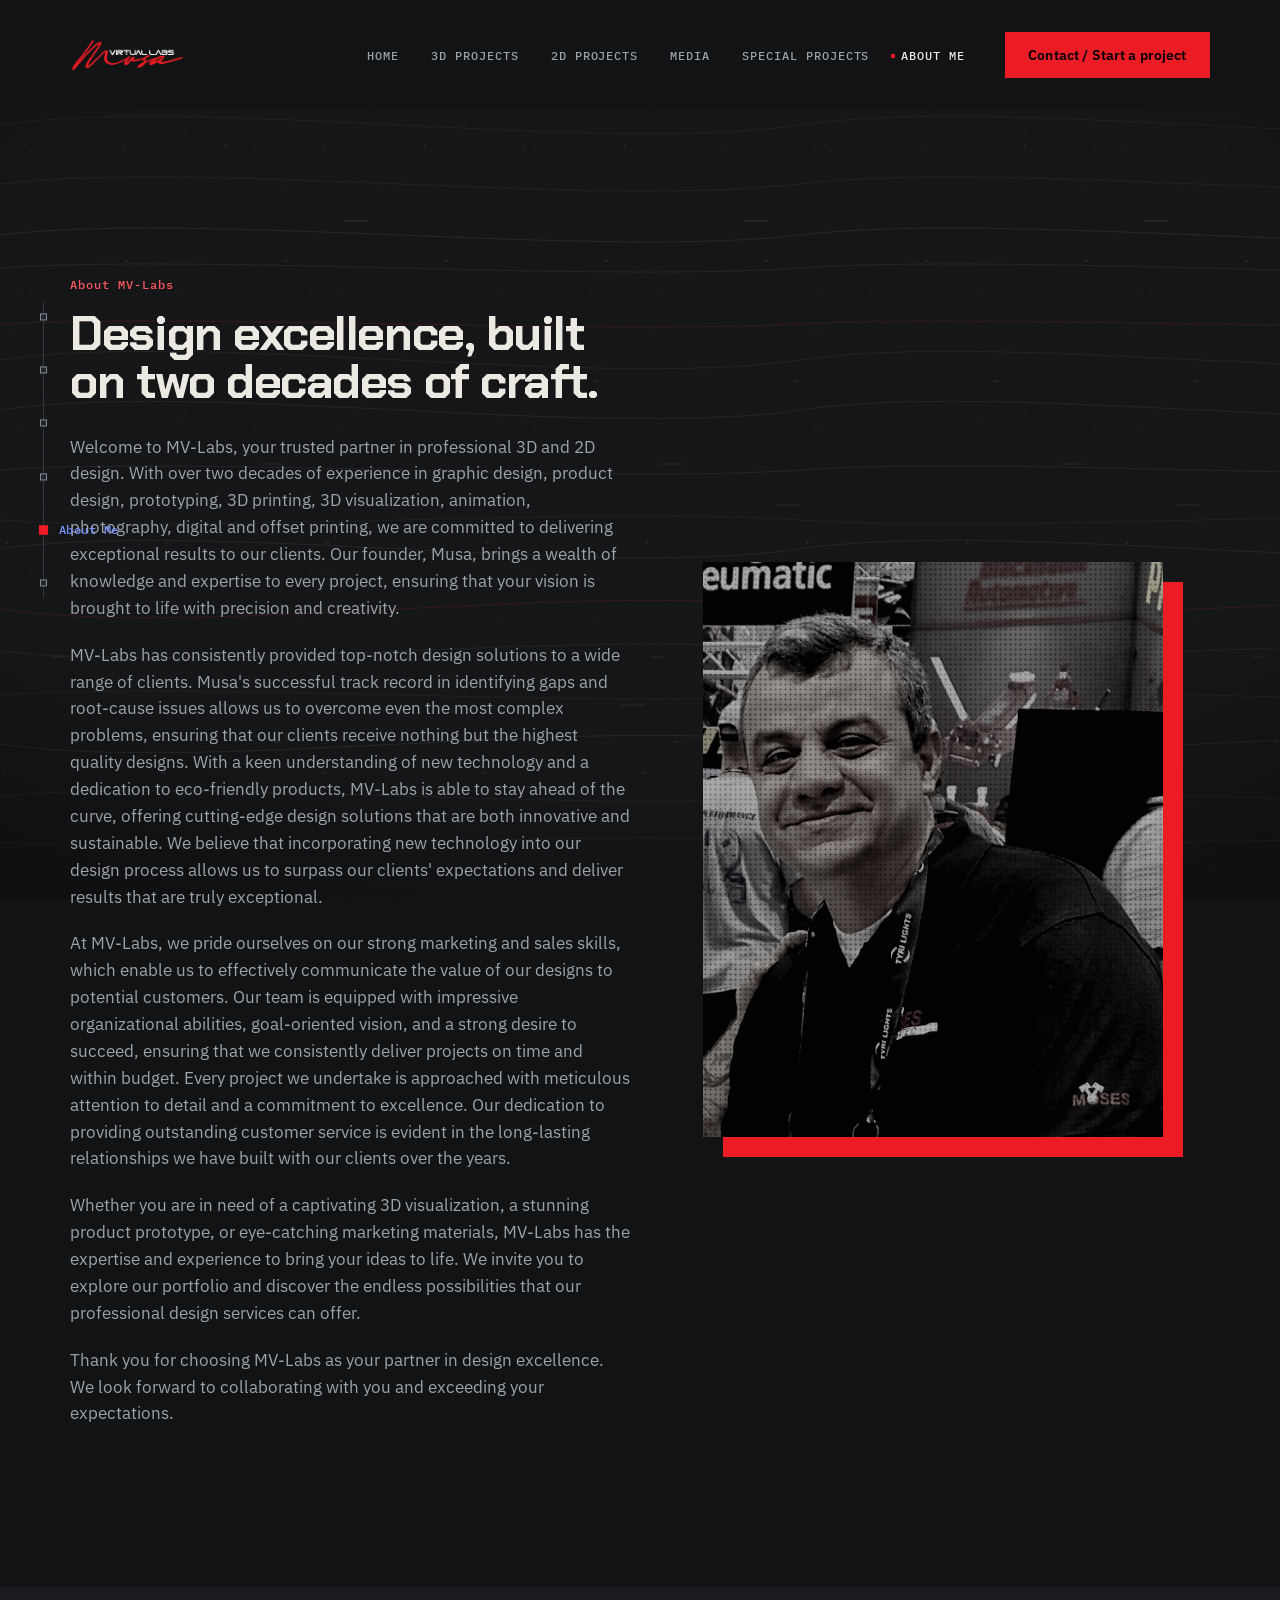
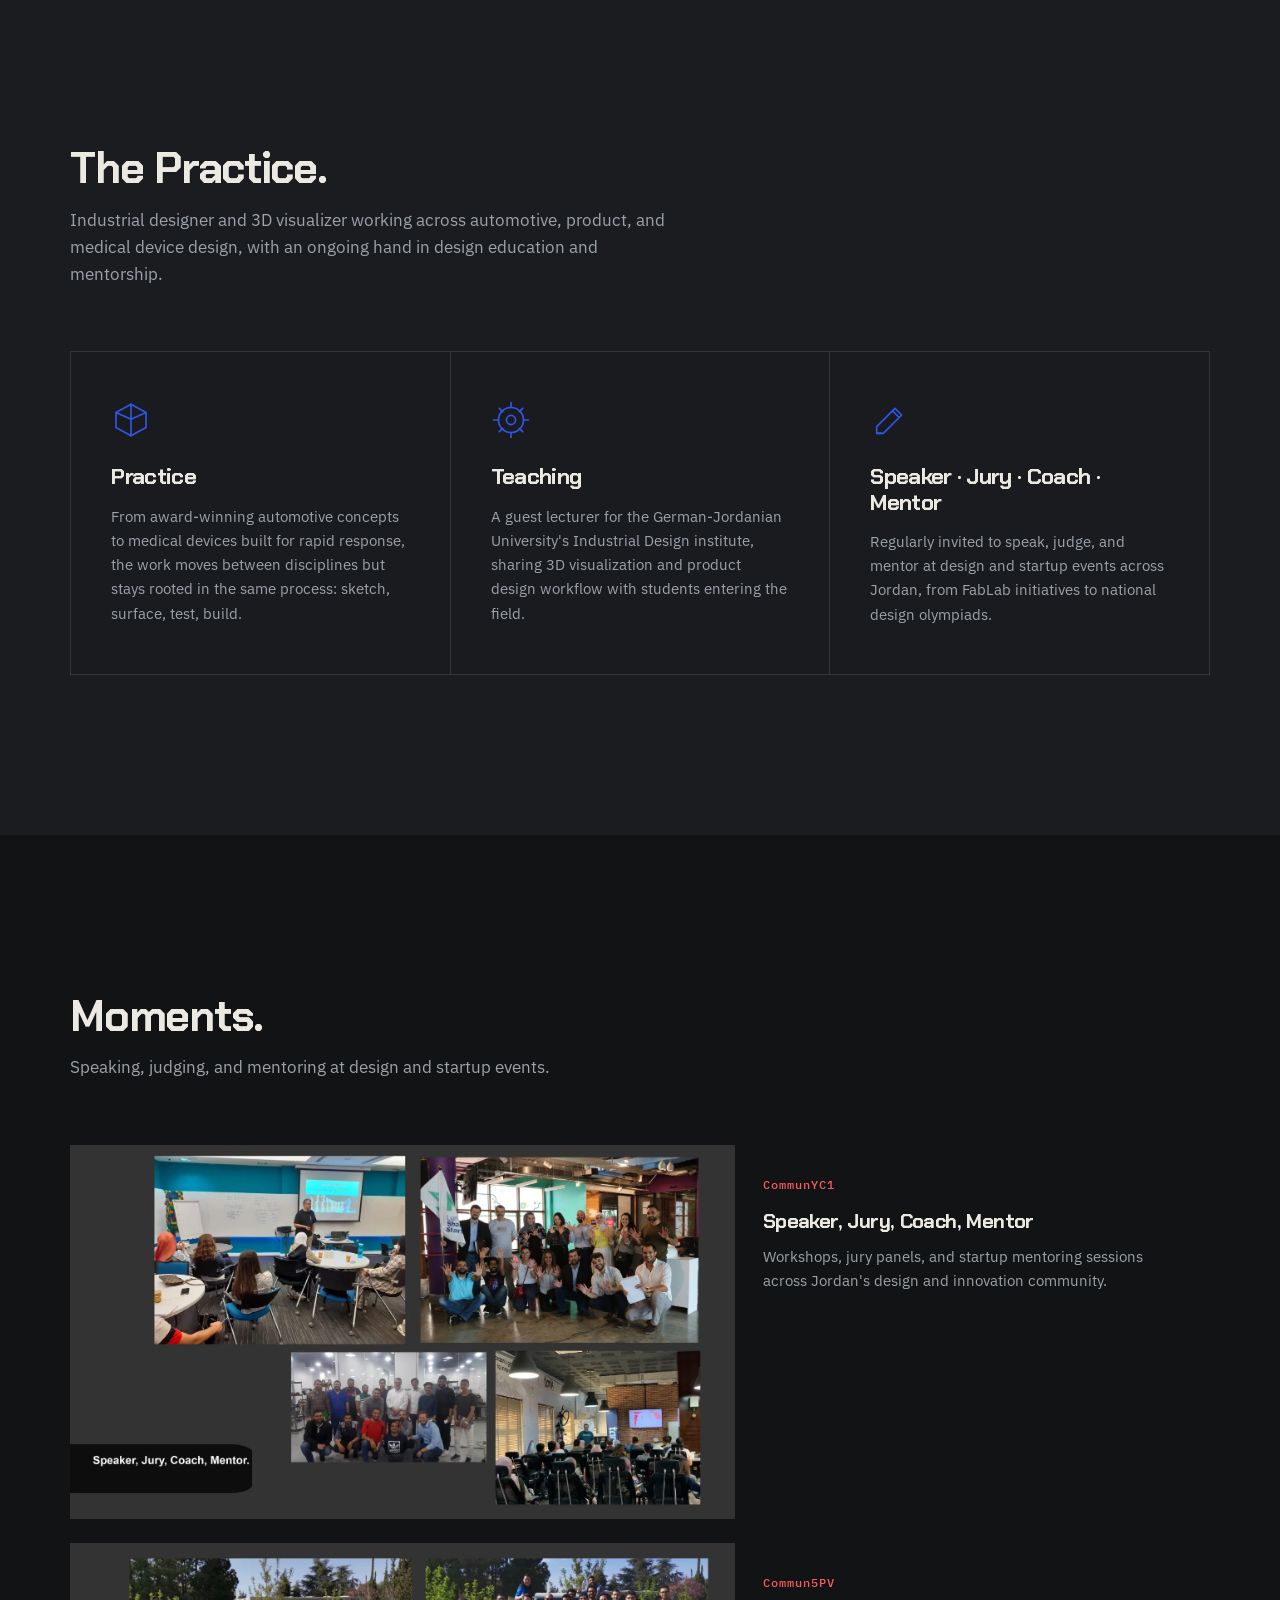
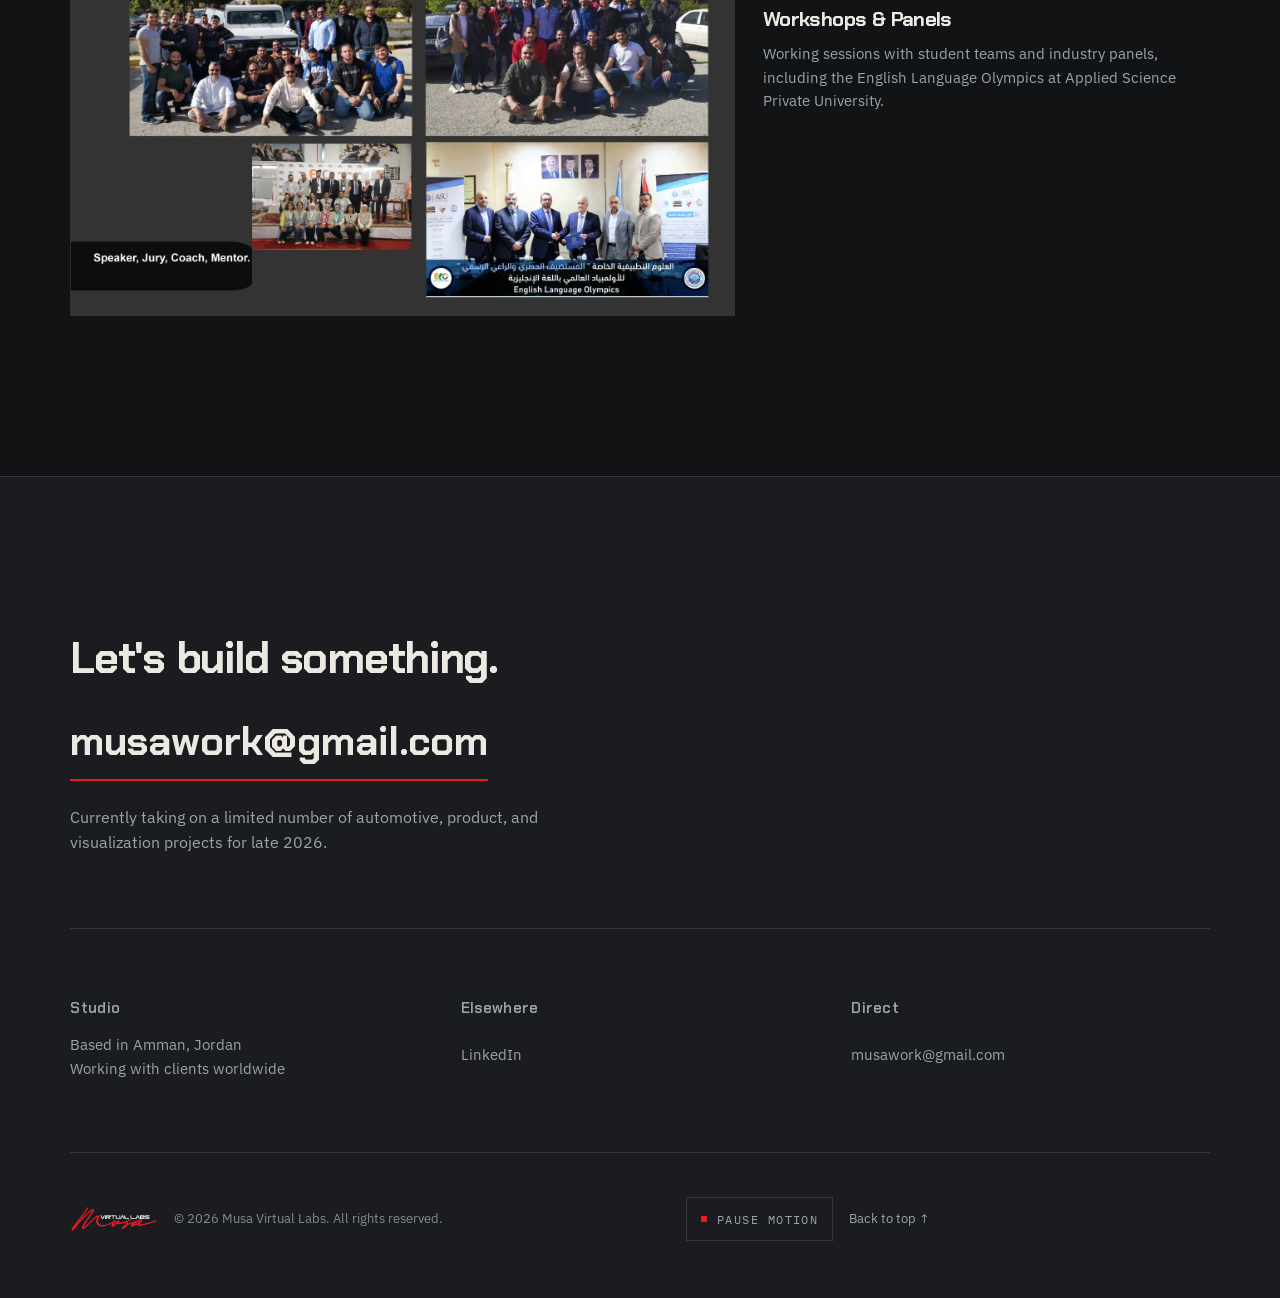
<file: about.html>
<!DOCTYPE html>
<html lang="en">
<head>
<meta charset="UTF-8" />
<meta name="viewport" content="width=device-width, initial-scale=1.0" />
<title>About Me | Musa Virtual Labs</title>
<meta name="description" content="About Musa Virtual Labs, a multi-disciplinary design practice working across automotive, product, and industrial design, and active in mentoring and design education." />

<link rel="preconnect" href="https://fonts.googleapis.com" />
<link rel="preconnect" href="https://fonts.gstatic.com" crossorigin />
<link href="https://fonts.googleapis.com/css2?family=Big+Shoulders+Display:wght@600;700;800;900&amp;family=IBM+Plex+Mono:wght@500&amp;family=IBM+Plex+Sans:wght@400;500;600;700&amp;display=swap" rel="stylesheet" />

<link rel="icon" href="favicon.svg" type="image/svg+xml" />
<link rel="stylesheet" href="style.css" />
</head>
<body>

<div class="atmosphere" aria-hidden="true">
  <div class="atmosphere__grid"></div>
  <div class="atmosphere__grain"></div>
</div>

<nav class="ruler" aria-label="Section navigation">
  <ol>
    <li><a href="3d-projects.html"><span class="ruler__tick"></span><span class="ruler__label">3D Projects</span></a></li>
    <li><a href="2d-projects.html"><span class="ruler__tick"></span><span class="ruler__label">2D Projects</span></a></li>
    <li><a href="media.html"><span class="ruler__tick"></span><span class="ruler__label">Media</span></a></li>
    <li><a href="special-projects.html"><span class="ruler__tick"></span><span class="ruler__label">Special Projects</span></a></li>
    <li class="is-active"><a href="#top" data-section="top"><span class="ruler__tick"></span><span class="ruler__label">About Me</span></a></li>
    <li><a href="contact.html"><span class="ruler__tick"></span><span class="ruler__label">Contact</span></a></li>
  </ol>
</nav>

<header class="navbar" id="navbar">
  <div class="container navbar__inner">
    <a href="index.html" class="navbar__mark">
      <img src="./assets/logo.png" alt="Musa Virtual Labs" class="navbar__mark-img" width="1018" height="302" />
    </a>

    <button type="button" id="nav-toggle" class="nav-toggle-btn" aria-expanded="false" aria-controls="site-menu" aria-label="Open menu">
      <span></span><span></span><span></span>
    </button>

    <div class="navbar__menu" id="site-menu">
      <ul class="navbar__links">
        <li><a href="index.html">Home</a></li>
        <li><a href="3d-projects.html">3D Projects</a></li>
        <li><a href="2d-projects.html">2D Projects</a></li>
        <li><a href="media.html">Media</a></li>
        <li><a href="special-projects.html">Special Projects</a></li>
        <li><a href="about.html" aria-current="page">About Me</a></li>
      </ul>
      <a href="contact.html" class="btn btn--primary btn--small chamfer">Contact / Start a project</a>
    </div>
  </div>
</header>

<main>

  <section class="about-intro" id="top">
    <div class="container about-intro__grid">
      <div class="about-intro__text reveal-left">
        <span class="project__tag">About MV-Labs</span>
        <h1 class="hero__headline" style="font-size:clamp(2.4rem, 4.6vw, 4rem); margin-bottom:28px;">Design excellence, built on two decades of craft.</h1>
        <p>Welcome to MV-Labs, your trusted partner in professional 3D and 2D design. With
          over two decades of experience in graphic design, product design, prototyping,
          3D printing, 3D visualization, animation, photography, digital and offset
          printing, we are committed to delivering exceptional results to our clients.
          Our founder, Musa, brings a wealth of knowledge and expertise to every project,
          ensuring that your vision is brought to life with precision and creativity.</p>
        <p>MV-Labs has consistently provided top-notch design solutions to a wide range of
          clients. Musa's successful track record in identifying gaps and root-cause
          issues allows us to overcome even the most complex problems, ensuring that our
          clients receive nothing but the highest quality designs. With a keen
          understanding of new technology and a dedication to eco-friendly products,
          MV-Labs is able to stay ahead of the curve, offering cutting-edge design
          solutions that are both innovative and sustainable. We believe that
          incorporating new technology into our design process allows us to surpass our
          clients' expectations and deliver results that are truly exceptional.</p>
        <p>At MV-Labs, we pride ourselves on our strong marketing and sales skills, which
          enable us to effectively communicate the value of our designs to potential
          customers. Our team is equipped with impressive organizational abilities,
          goal-oriented vision, and a strong desire to succeed, ensuring that we
          consistently deliver projects on time and within budget. Every project we
          undertake is approached with meticulous attention to detail and a commitment
          to excellence. Our dedication to providing outstanding customer service is
          evident in the long-lasting relationships we have built with our clients over
          the years.</p>
        <p>Whether you are in need of a captivating 3D visualization, a stunning product
          prototype, or eye-catching marketing materials, MV-Labs has the expertise and
          experience to bring your ideas to life. We invite you to explore our portfolio
          and discover the endless possibilities that our professional design services
          can offer.</p>
        <p>Thank you for choosing MV-Labs as your partner in design excellence. We look
          forward to collaborating with you and exceeding your expectations.</p>
      </div>

      <div class="about-intro__media reveal-right">
        <div class="about-intro__frame">
          <div class="about-intro__frame-inner mixed-media-filter">
            <img src="./assets/about-me.webp" alt="About Me" width="1100" height="1337">
          </div>
        </div>
      </div>
    </div>
  </section>

  <section class="practice">
    <div class="container">
      <div class="section-head reveal">
        <h2>The Practice.</h2>
        <p class="section-head__sub">Industrial designer and 3D visualizer working across
          automotive, product, and medical device design, with an ongoing hand in
          design education and mentorship.</p>
      </div>

      <div class="practice__grid">

        <article class="practice-card chamfer reveal" style="--delay:0ms">
          <div class="practice-card__body">
            <svg class="practice-card__icon" viewBox="0 0 48 48" aria-hidden="true" focusable="false">
              <path d="M24 5 L42 15 V33 L24 43 L6 33 V15 Z" />
              <path d="M24 5 V23 M24 23 L42 15 M24 23 L6 15 M24 23 V43" />
            </svg>
            <h3>Practice</h3>
            <p>From award-winning automotive concepts to medical devices built for
              rapid response, the work moves between disciplines but stays rooted
              in the same process: sketch, surface, test, build.</p>
          </div>
        </article>

        <article class="practice-card chamfer reveal" style="--delay:120ms">
          <div class="practice-card__body">
            <svg class="practice-card__icon" viewBox="0 0 48 48" aria-hidden="true" focusable="false">
              <circle cx="24" cy="24" r="15" />
              <circle cx="24" cy="24" r="5.5" />
              <path d="M24 3 V9 M24 39 V45 M45 24 H39 M9 24 H3 M38 10 L34 14 M14 34 L10 38 M38 38 L34 34 M14 14 L10 10" />
            </svg>
            <h3>Teaching</h3>
            <p>A guest lecturer for the German-Jordanian University's Industrial
              Design institute, sharing 3D visualization and product design
              workflow with students entering the field.</p>
          </div>
        </article>

        <article class="practice-card chamfer reveal" style="--delay:240ms">
          <div class="practice-card__body">
            <svg class="practice-card__icon" viewBox="0 0 48 48" aria-hidden="true" focusable="false">
              <path d="M8 40 L8 32 L30 10 L38 18 L16 40 Z" />
              <path d="M27 13 L35 21" />
              <path d="M8 40 L14 40" />
            </svg>
            <h3>Speaker · Jury · Coach · Mentor</h3>
            <p>Regularly invited to speak, judge, and mentor at design and startup
              events across Jordan, from FabLab initiatives to national design
              olympiads.</p>
          </div>
        </article>

      </div>
    </div>
  </section>

  <section class="work">
    <div class="container">
      <div class="section-head reveal">
        <h2>Moments.</h2>
        <p class="section-head__sub">Speaking, judging, and mentoring at design and startup events.</p>
      </div>

      <div class="work__grid">

        <article class="project project--wide chamfer reveal">
          <div class="project__media" data-lightbox role="button" tabindex="0" aria-label="Open full view: Speaker, Jury, Coach, Mentor">
            <img src="./assets/about-mentoring-1.webp" alt="Speaking, judging, and mentoring at design and startup events" loading="lazy" width="1600" height="899" />
          </div>
          <div class="project__body">
            <span class="project__tag">Community</span>
            <h3>Speaker, Jury, Coach, Mentor</h3>
            <p>Workshops, jury panels, and startup mentoring sessions across
              Jordan's design and innovation community.</p>
          </div>
        </article>

        <article class="project project--wide chamfer reveal">
          <div class="project__media" data-lightbox role="button" tabindex="0" aria-label="Open full view: Workshops and Panels">
            <img src="./assets/about-mentoring-2.webp" alt="Group photos from design workshops, jury panels, and the English Language Olympics event" loading="lazy" width="1600" height="899" />
          </div>
          <div class="project__body">
            <span class="project__tag">Community</span>
            <h3>Workshops &amp; Panels</h3>
            <p>Working sessions with student teams and industry panels, including
              the English Language Olympics at Applied Science Private University.</p>
          </div>
        </article>

      </div>
    </div>
  </section>

</main>

<footer class="contact" id="contact">
  <div class="container">
    <div class="contact__top reveal">
      <h2>Let's build something.</h2>
      <a href="mailto:musawork@gmail.com" class="contact__email">musawork@gmail.com</a>
      <p class="contact__note">Currently taking on a limited number of automotive,
        product, and visualization projects for late 2026.</p>
    </div>

    <div class="contact__grid">
      <div class="contact__col">
        <h4>Studio</h4>
        <p>Based in Amman, Jordan<br />Working with clients worldwide</p>
      </div>
      <div class="contact__col">
        <h4>Elsewhere</h4>
        <ul class="contact__list">
          <li><a href="https://www.linkedin.com/in/musa-abukhalaf/" target="_blank" rel="noopener noreferrer">LinkedIn</a></li>
        </ul>
      </div>
      <div class="contact__col">
        <h4>Direct</h4>
        <ul class="contact__list">
          <li><a href="mailto:musawork@gmail.com">musawork@gmail.com</a></li>
        </ul>
      </div>
    </div>

    <div class="contact__bottom">
      <img src="./assets/logo.png" alt="Musa Virtual Labs" class="contact__mark-img" width="1018" height="302" />
      <p>&copy; 2026 Musa Virtual Labs. All rights reserved.</p>
      <a href="#top" class="contact__top-link">Back to top ↑</a>
    </div>
  </div>
</footer>

<script src="script.js"></script>
</body>
</html>
</file>
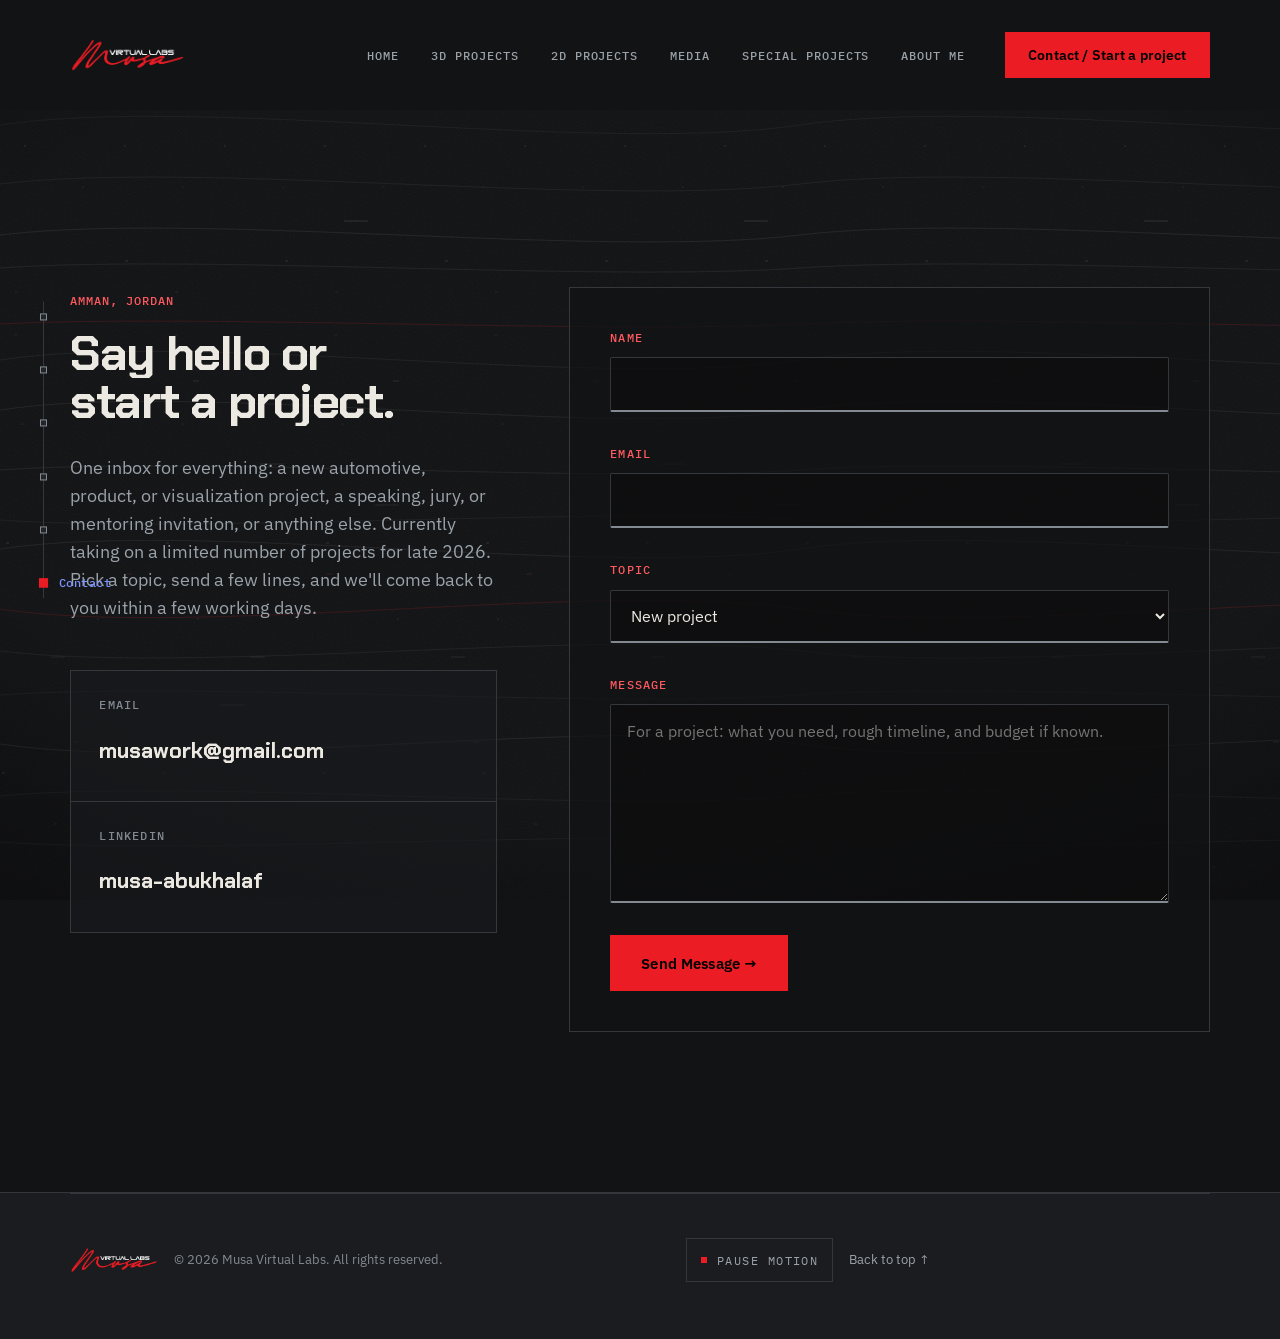
<file: contact.html>
<!DOCTYPE html>
<html lang="en">
<head>
<meta charset="UTF-8" />
<meta name="viewport" content="width=device-width, initial-scale=1.0" />
<title>Contact &amp; Start a Project | Musa Virtual Labs</title>
<meta name="description" content="Get in touch with Musa Virtual Labs: general enquiries, new automotive, product, and visualization projects, speaking, and more." />

<link rel="preconnect" href="https://fonts.googleapis.com" />
<link rel="preconnect" href="https://fonts.gstatic.com" crossorigin />
<link href="https://fonts.googleapis.com/css2?family=Big+Shoulders+Display:wght@600;700;800;900&amp;family=IBM+Plex+Mono:wght@500&amp;family=IBM+Plex+Sans:wght@400;500;600;700&amp;display=swap" rel="stylesheet" />

<link rel="icon" href="favicon.svg" type="image/svg+xml" />
<link rel="stylesheet" href="style.css" />
</head>
<body>

<div class="atmosphere" aria-hidden="true">
  <div class="atmosphere__grid"></div>
  <div class="atmosphere__grain"></div>
</div>

<nav class="ruler" aria-label="Section navigation">
  <ol>
    <li><a href="3d-projects.html"><span class="ruler__tick"></span><span class="ruler__label">3D Projects</span></a></li>
    <li><a href="2d-projects.html"><span class="ruler__tick"></span><span class="ruler__label">2D Projects</span></a></li>
    <li><a href="media.html"><span class="ruler__tick"></span><span class="ruler__label">Media</span></a></li>
    <li><a href="special-projects.html"><span class="ruler__tick"></span><span class="ruler__label">Special Projects</span></a></li>
    <li><a href="about.html"><span class="ruler__tick"></span><span class="ruler__label">About Me</span></a></li>
    <li class="is-active"><a href="#top" data-section="top"><span class="ruler__tick"></span><span class="ruler__label">Contact</span></a></li>
  </ol>
</nav>

<header class="navbar" id="navbar">
  <div class="container navbar__inner">
    <a href="index.html" class="navbar__mark">
      <img src="./assets/logo.png" alt="Musa Virtual Labs" class="navbar__mark-img" width="1018" height="302" />
    </a>

    <button type="button" id="nav-toggle" class="nav-toggle-btn" aria-expanded="false" aria-controls="site-menu" aria-label="Open menu">
      <span></span><span></span><span></span>
    </button>

    <div class="navbar__menu" id="site-menu">
      <ul class="navbar__links">
        <li><a href="index.html">Home</a></li>
        <li><a href="3d-projects.html">3D Projects</a></li>
        <li><a href="2d-projects.html">2D Projects</a></li>
        <li><a href="media.html">Media</a></li>
        <li><a href="special-projects.html">Special Projects</a></li>
        <li><a href="about.html">About Me</a></li>
      </ul>
      <a href="contact.html" class="btn btn--primary btn--small chamfer" aria-current="page">Contact / Start a project</a>
    </div>
  </div>
</header>

<main>

  <!-- ============ CONTACT ============
       Two-column grid (see .contact-page__grid in style.css): direct info
       on the left, the enquiry form on the right. Collapses to a single
       column at the 960px breakpoint. -->
  <section class="contact-page" id="top">
    <div class="container contact-page__grid">

      <div class="contact-page__info reveal-left">
        <span class="telemetry-tag">Amman, Jordan</span>
        <h1 class="hero__headline contact-page__headline">
          <span class="line-wrap"><span class="line">Say hello or</span></span>
          <span class="line-wrap"><span class="line">start a project.</span></span>
        </h1>
        <p class="contact-page__lede">One inbox for everything: a new automotive, product,
          or visualization project, a speaking, jury, or mentoring invitation,
          or anything else. Currently taking on a limited number of projects for
          late 2026. Pick a topic, send a few lines, and we'll come back to you
          within a few working days.</p>

        <div class="contact-card">
          <div class="contact-card__row">
            <span class="contact-card__label">Email</span>
            <a href="mailto:musawork@gmail.com" class="contact-card__value">musawork@gmail.com</a>
          </div>
          <div class="contact-card__row">
            <span class="contact-card__label">LinkedIn</span>
            <a href="https://www.linkedin.com/in/musa-abukhalaf/" class="contact-card__value" target="_blank" rel="noopener noreferrer">musa-abukhalaf</a>
          </div>
        </div>
      </div>

      <!-- No backend yet: the form hands off to the visitor's mail client
           via mailto:. Swap the action for a form service endpoint (e.g.
           Formspree) to receive submissions directly. -->
      <form class="contact-form reveal-right" id="contact-form"
            action="mailto:musawork@gmail.com" method="post" enctype="text/plain">
        <div class="form-field">
          <label for="cf-name">Name</label>
          <input type="text" id="cf-name" name="name" autocomplete="name" required />
        </div>
        <div class="form-field">
          <label for="cf-email">Email</label>
          <input type="email" id="cf-email" name="email" autocomplete="email" required />
        </div>
        <div class="form-field">
          <label for="cf-topic">Topic</label>
          <select id="cf-topic" name="topic" required>
            <option value="New project">New project</option>
            <option value="General enquiry">General enquiry</option>
            <option value="Speaking, jury, or mentoring">Speaking, jury, or mentoring</option>
            <option value="Other">Other</option>
          </select>
        </div>
        <div class="form-field">
          <label for="cf-message">Message</label>
          <textarea id="cf-message" name="message" rows="7" required placeholder="For a project: what you need, rough timeline, and budget if known."></textarea>
        </div>
        <button type="submit" class="btn btn--primary chamfer contact-form__submit">Send Message &rarr;</button>
      </form>

    </div>
  </section>

</main>

<footer class="contact contact--compact" id="contact">
  <div class="container">
    <div class="contact__bottom">
      <img src="./assets/logo.png" alt="Musa Virtual Labs" class="contact__mark-img" width="1018" height="302" />
      <p>&copy; 2026 Musa Virtual Labs. All rights reserved.</p>
      <a href="#top" class="contact__top-link">Back to top ↑</a>
    </div>
  </div>
</footer>

<script src="script.js"></script>
</body>
</html>
</file>
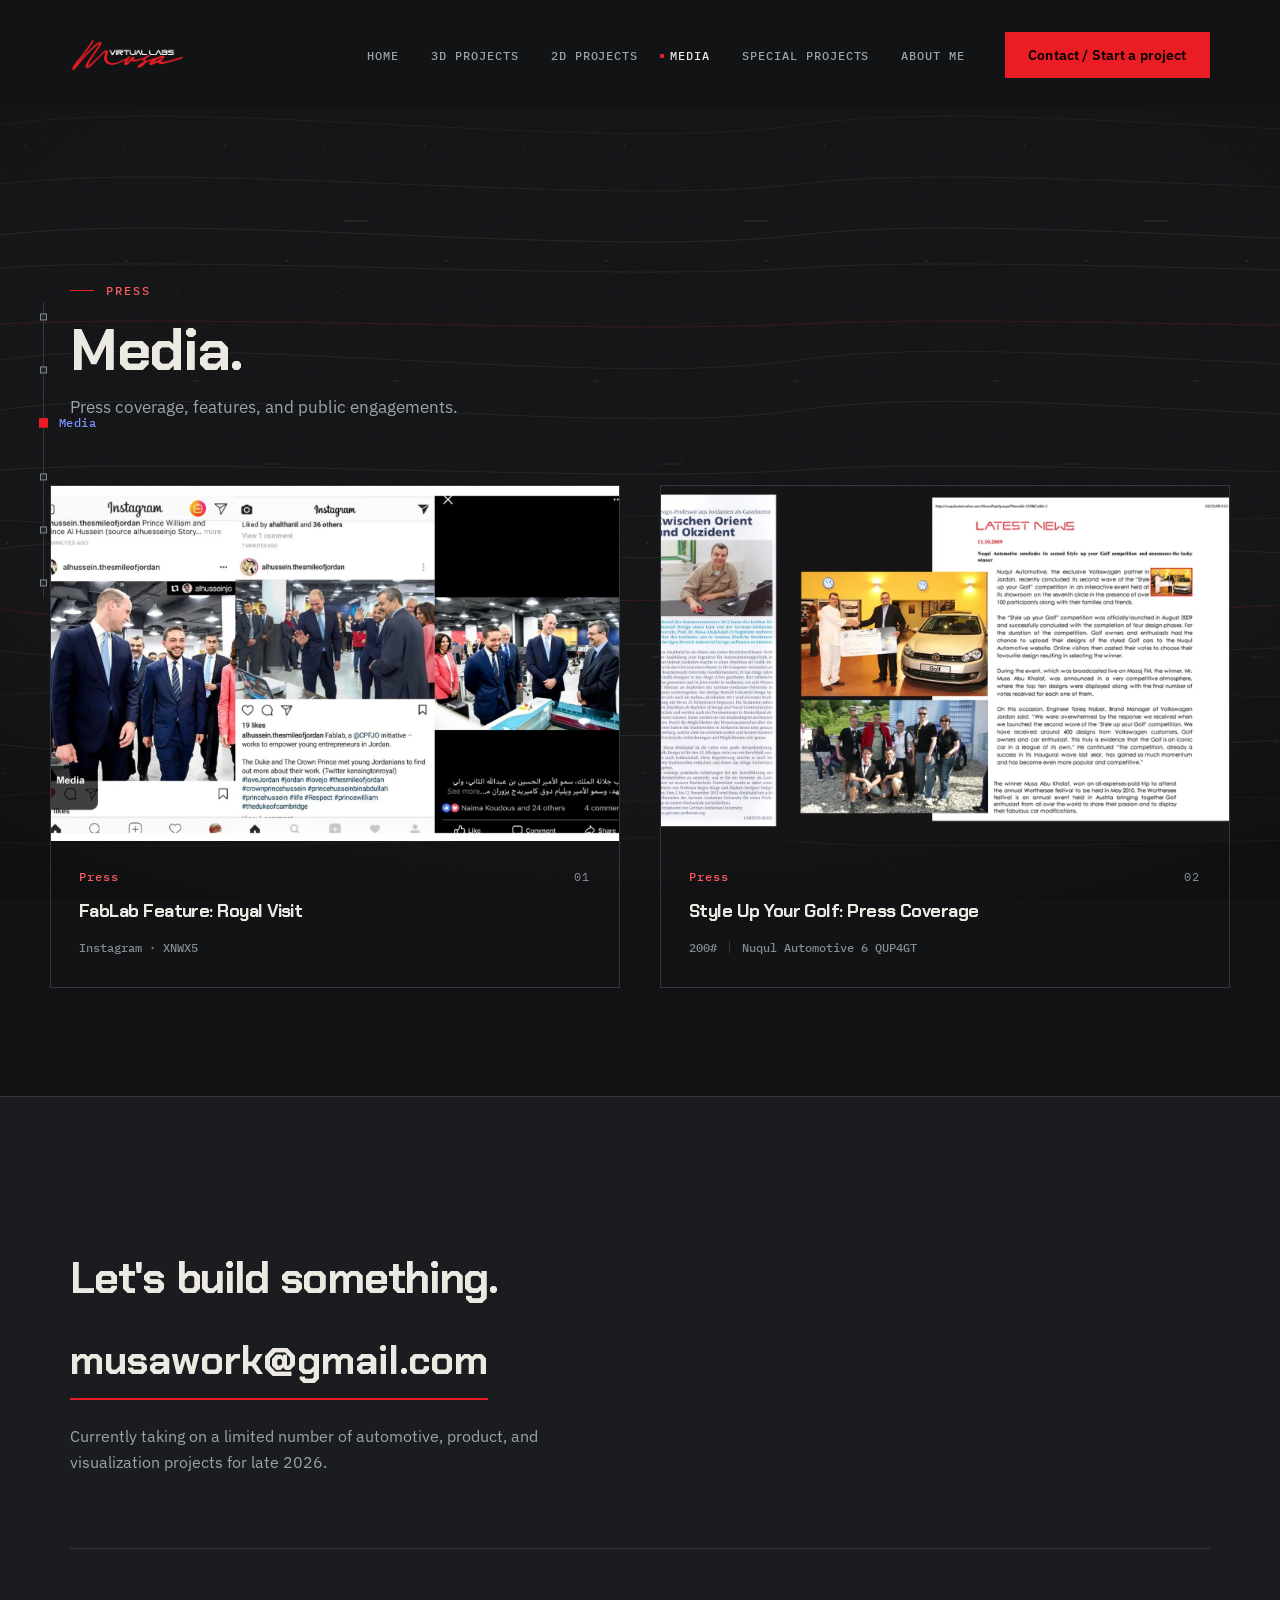
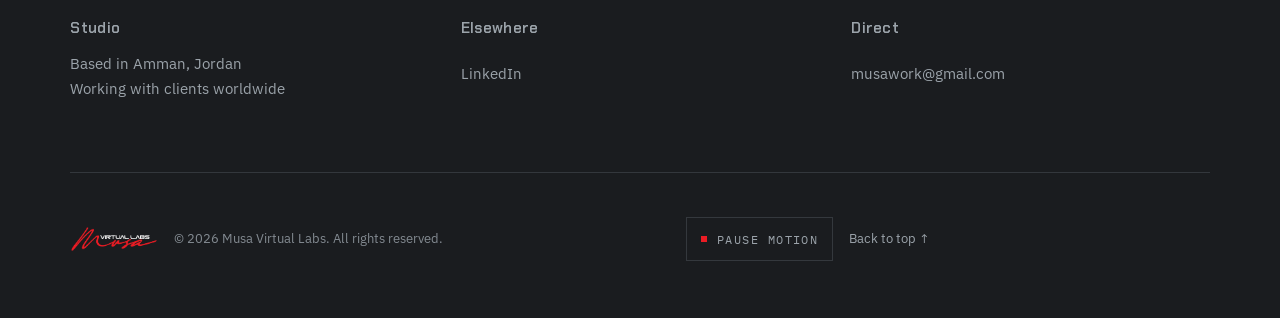
<file: media.html>
<!DOCTYPE html>
<html lang="en">
<head>
<meta charset="UTF-8" />
<meta name="viewport" content="width=device-width, initial-scale=1.0" />
<title>Media | Musa Virtual Labs</title>
<meta name="description" content="Press coverage and media features for Musa Virtual Labs, including design competition wins and public engagements." />

<link rel="preconnect" href="https://fonts.googleapis.com" />
<link rel="preconnect" href="https://fonts.gstatic.com" crossorigin />
<link href="https://fonts.googleapis.com/css2?family=Big+Shoulders+Display:wght@600;700;800;900&amp;family=IBM+Plex+Mono:wght@500&amp;family=IBM+Plex+Sans:wght@400;500;600;700&amp;display=swap" rel="stylesheet" />

<link rel="icon" href="favicon.svg" type="image/svg+xml" />
<link rel="stylesheet" href="style.css" />
</head>
<body>

<div class="atmosphere" aria-hidden="true">
  <div class="atmosphere__grid"></div>
  <div class="atmosphere__grain"></div>
</div>

<nav class="ruler" aria-label="Section navigation">
  <ol>
    <li><a href="3d-projects.html"><span class="ruler__tick"></span><span class="ruler__label">3D Projects</span></a></li>
    <li><a href="2d-projects.html"><span class="ruler__tick"></span><span class="ruler__label">2D Projects</span></a></li>
    <li class="is-active"><a href="#top" data-section="top"><span class="ruler__tick"></span><span class="ruler__label">Media</span></a></li>
    <li><a href="special-projects.html"><span class="ruler__tick"></span><span class="ruler__label">Special Projects</span></a></li>
    <li><a href="about.html"><span class="ruler__tick"></span><span class="ruler__label">About Me</span></a></li>
    <li><a href="contact.html"><span class="ruler__tick"></span><span class="ruler__label">Contact</span></a></li>
  </ol>
</nav>

<header class="navbar" id="navbar">
  <div class="container navbar__inner">
    <a href="index.html" class="navbar__mark">
      <img src="./assets/logo.png" alt="Musa Virtual Labs" class="navbar__mark-img" width="1018" height="302" />
    </a>

    <button type="button" id="nav-toggle" class="nav-toggle-btn" aria-expanded="false" aria-controls="site-menu" aria-label="Open menu">
      <span></span><span></span><span></span>
    </button>

    <div class="navbar__menu" id="site-menu">
      <ul class="navbar__links">
        <li><a href="index.html">Home</a></li>
        <li><a href="3d-projects.html">3D Projects</a></li>
        <li><a href="2d-projects.html">2D Projects</a></li>
        <li><a href="media.html" aria-current="page">Media</a></li>
        <li><a href="special-projects.html">Special Projects</a></li>
        <li><a href="about.html">About Me</a></li>
      </ul>
      <a href="contact.html" class="btn btn--primary btn--small chamfer">Contact / Start a project</a>
    </div>
  </div>
</header>

<main>

  <!-- Horizontal "straightaway": pins and glides on desktop, native
       swipe/scroll-snap on touch and reduced motion (script.js section 11). -->
  <section class="drive drive--page" id="top" aria-labelledby="drive-title">
    <div class="drive__pin">
      <div class="container drive__head">
        <div>
          <p class="sector-label" data-decrypt>Press</p>
          <h1 class="drive__title" id="drive-title">Media.</h1>
          <p class="section-head__sub">Press coverage, features, and public engagements.</p>
        </div>
      </div>

      <div class="drive__viewport">
        <ol class="drive__track" data-category="Media">
        <li class="drive__slide drive__slide--wide">
          <a href="project.html?id=pressTechworks" class="project drive-card">
            <div class="project__media">
              <img src="./assets/press-techworks.webp" alt="Instagram and press coverage of a FabLab visit by Crown Prince Hussein and the Duke of Cambridge" loading="lazy" width="1600" height="948" />
            </div>
            <div class="project__body">
              <span class="drive-card__index" aria-hidden="true">01</span>
              <span class="project__tag">Press</span>
              <h3>FabLab Feature: Royal Visit</h3>
              <div class="project__meta">
                <span>Instagram · Press</span>
              </div>
            </div>
          </a>
        </li>
        <li class="drive__slide">
          <a href="project.html?id=pressGolfCompetition" class="project drive-card">
            <div class="project__media">
              <img src="./assets/press-golf-competition.webp" alt="Press clippings and news coverage of the Style Up Your Golf design competition win" loading="lazy" width="1600" height="900" />
            </div>
            <div class="project__body">
              <span class="drive-card__index" aria-hidden="true">02</span>
              <span class="project__tag">Press</span>
              <h3>Style Up Your Golf: Press Coverage</h3>
              <div class="project__meta">
                <span>2009</span><span class="meta-div"></span>
                <span>Nuqul Automotive · Jordan</span>
              </div>
            </div>
          </a>
        </li>
        </ol>
      </div>
    </div>
  </section>

</main>

<footer class="contact" id="contact">
  <div class="container">
    <div class="contact__top reveal">
      <h2>Let's build something.</h2>
      <a href="mailto:musawork@gmail.com" class="contact__email">musawork@gmail.com</a>
      <p class="contact__note">Currently taking on a limited number of automotive,
        product, and visualization projects for late 2026.</p>
    </div>

    <div class="contact__grid">
      <div class="contact__col">
        <h4>Studio</h4>
        <p>Based in Amman, Jordan<br />Working with clients worldwide</p>
      </div>
      <div class="contact__col">
        <h4>Elsewhere</h4>
        <ul class="contact__list">
          <li><a href="https://www.linkedin.com/in/musa-abukhalaf/" target="_blank" rel="noopener noreferrer">LinkedIn</a></li>
        </ul>
      </div>
      <div class="contact__col">
        <h4>Direct</h4>
        <ul class="contact__list">
          <li><a href="mailto:musawork@gmail.com">musawork@gmail.com</a></li>
        </ul>
      </div>
    </div>

    <div class="contact__bottom">
      <img src="./assets/logo.png" alt="Musa Virtual Labs" class="contact__mark-img" width="1018" height="302" />
      <p>&copy; 2026 Musa Virtual Labs. All rights reserved.</p>
      <a href="#top" class="contact__top-link">Back to top ↑</a>
    </div>
  </div>
</footer>

<script src="script.js"></script>
</body>
</html>
</file>
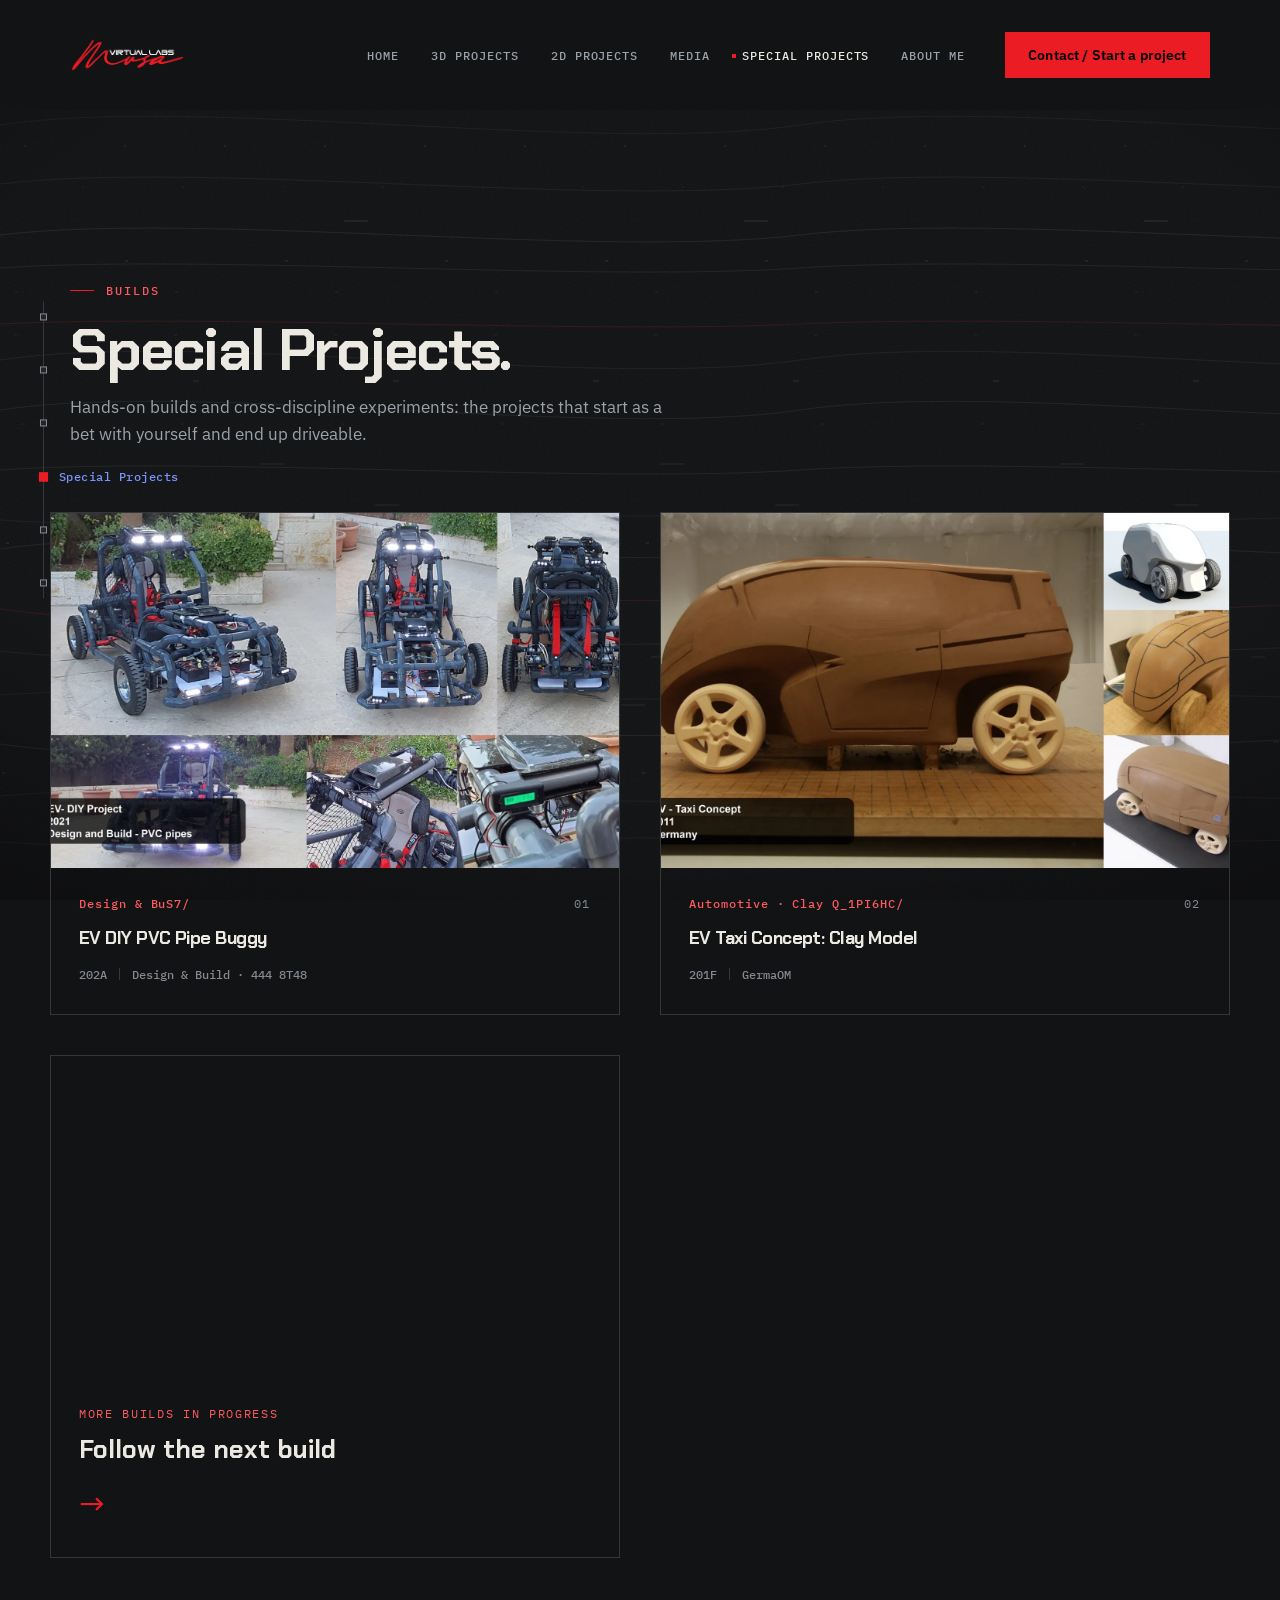
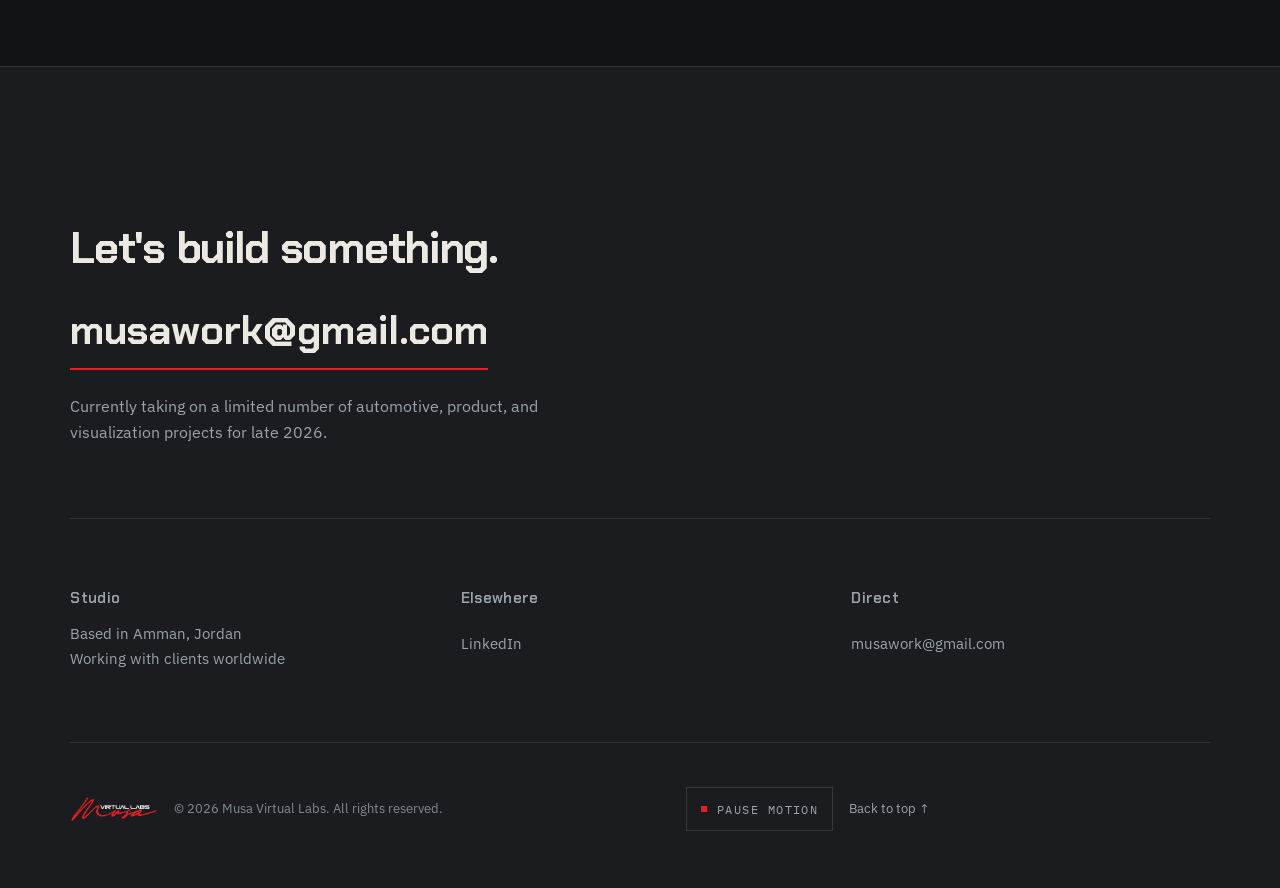
<file: special-projects.html>
<!DOCTYPE html>
<html lang="en">
<head>
<meta charset="UTF-8" />
<meta name="viewport" content="width=device-width, initial-scale=1.0" />
<title>Special Projects | Musa Virtual Labs</title>
<meta name="description" content="Hands-on builds and cross-discipline experiments from Musa Virtual Labs: physical models and DIY fabrication that don't fit neatly into one category." />

<link rel="preconnect" href="https://fonts.googleapis.com" />
<link rel="preconnect" href="https://fonts.gstatic.com" crossorigin />
<link href="https://fonts.googleapis.com/css2?family=Big+Shoulders+Display:wght@600;700;800;900&amp;family=IBM+Plex+Mono:wght@500&amp;family=IBM+Plex+Sans:wght@400;500;600;700&amp;display=swap" rel="stylesheet" />

<link rel="icon" href="favicon.svg" type="image/svg+xml" />
<link rel="stylesheet" href="style.css" />
</head>
<body>

<div class="atmosphere" aria-hidden="true">
  <div class="atmosphere__grid"></div>
  <div class="atmosphere__grain"></div>
</div>

<nav class="ruler" aria-label="Section navigation">
  <ol>
    <li><a href="3d-projects.html"><span class="ruler__tick"></span><span class="ruler__label">3D Projects</span></a></li>
    <li><a href="2d-projects.html"><span class="ruler__tick"></span><span class="ruler__label">2D Projects</span></a></li>
    <li><a href="media.html"><span class="ruler__tick"></span><span class="ruler__label">Media</span></a></li>
    <li class="is-active"><a href="#top" data-section="top"><span class="ruler__tick"></span><span class="ruler__label">Special Projects</span></a></li>
    <li><a href="about.html"><span class="ruler__tick"></span><span class="ruler__label">About Me</span></a></li>
    <li><a href="contact.html"><span class="ruler__tick"></span><span class="ruler__label">Contact</span></a></li>
  </ol>
</nav>

<header class="navbar" id="navbar">
  <div class="container navbar__inner">
    <a href="index.html" class="navbar__mark">
      <img src="./assets/logo.png" alt="Musa Virtual Labs" class="navbar__mark-img" width="1018" height="302" />
    </a>

    <button type="button" id="nav-toggle" class="nav-toggle-btn" aria-expanded="false" aria-controls="site-menu" aria-label="Open menu">
      <span></span><span></span><span></span>
    </button>

    <div class="navbar__menu" id="site-menu">
      <ul class="navbar__links">
        <li><a href="index.html">Home</a></li>
        <li><a href="3d-projects.html">3D Projects</a></li>
        <li><a href="2d-projects.html">2D Projects</a></li>
        <li><a href="media.html">Media</a></li>
        <li><a href="special-projects.html" aria-current="page">Special Projects</a></li>
        <li><a href="about.html">About Me</a></li>
      </ul>
      <a href="contact.html" class="btn btn--primary btn--small chamfer">Contact / Start a project</a>
    </div>
  </div>
</header>

<main>

  <!-- Horizontal "straightaway": pins and glides on desktop, native
       swipe/scroll-snap on touch and reduced motion (script.js section 11). -->
  <section class="drive drive--page" id="top" aria-labelledby="drive-title">
    <div class="drive__pin">
      <div class="container drive__head">
        <div>
          <p class="sector-label" data-decrypt>Builds</p>
          <h1 class="drive__title" id="drive-title">Special Projects.</h1>
          <p class="section-head__sub">Hands-on builds and cross-discipline experiments:
          the projects that start as a bet with yourself and end up driveable.</p>
        </div>
      </div>

      <div class="drive__viewport">
        <ol class="drive__track">
        <li class="drive__slide drive__slide--wide">
          <a href="project.html?id=pvcPipeGoKart" class="project drive-card">
            <div class="project__media">
              <img src="./assets/pvc-pipe-go-kart.webp" alt="Electric off-road buggy hand-built from PVC pipe with roll cage, LED lighting, and battery pack" loading="lazy" width="1600" height="917" />
            </div>
            <div class="project__body">
              <span class="drive-card__index" aria-hidden="true">01</span>
              <span class="project__tag">Design &amp; Build</span>
              <h3>EV DIY PVC Pipe Buggy</h3>
              <div class="project__meta">
                <span>2021</span><span class="meta-div"></span>
                <span>Design &amp; Build · PVC Pipe</span>
              </div>
            </div>
          </a>
        </li>
        <li class="drive__slide">
          <a href="project.html?id=evTaxiClayModel" class="project drive-card">
            <div class="project__media">
              <img src="./assets/ev-taxi-clay-model.webp" alt="Hand-sculpted clay model of an EV taxi concept on a modelling buck" loading="lazy" width="1600" height="902" />
            </div>
            <div class="project__body">
              <span class="drive-card__index" aria-hidden="true">02</span>
              <span class="project__tag">Automotive · Clay Modelling</span>
              <h3>EV Taxi Concept: Clay Model</h3>
              <div class="project__meta">
                <span>2011</span><span class="meta-div"></span>
                <span>Germany</span>
              </div>
            </div>
          </a>
        </li>
        <li class="drive__slide drive__slide--end">
          <a href="contact.html" class="drive-end">
            <span class="drive-end__label">More builds in progress</span>
            <span class="drive-end__title">Follow the next build</span>
            <span class="drive-end__arrow" aria-hidden="true">&rarr;</span>
          </a>
        </li>
        </ol>
      </div>
    </div>
  </section>

</main>

<footer class="contact" id="contact">
  <div class="container">
    <div class="contact__top reveal">
      <h2>Let's build something.</h2>
      <a href="mailto:musawork@gmail.com" class="contact__email">musawork@gmail.com</a>
      <p class="contact__note">Currently taking on a limited number of automotive,
        product, and visualization projects for late 2026.</p>
    </div>

    <div class="contact__grid">
      <div class="contact__col">
        <h4>Studio</h4>
        <p>Based in Amman, Jordan<br />Working with clients worldwide</p>
      </div>
      <div class="contact__col">
        <h4>Elsewhere</h4>
        <ul class="contact__list">
          <li><a href="https://www.linkedin.com/in/musa-abukhalaf/" target="_blank" rel="noopener noreferrer">LinkedIn</a></li>
        </ul>
      </div>
      <div class="contact__col">
        <h4>Direct</h4>
        <ul class="contact__list">
          <li><a href="mailto:musawork@gmail.com">musawork@gmail.com</a></li>
        </ul>
      </div>
    </div>

    <div class="contact__bottom">
      <img src="./assets/logo.png" alt="Musa Virtual Labs" class="contact__mark-img" width="1018" height="302" />
      <p>&copy; 2026 Musa Virtual Labs. All rights reserved.</p>
      <a href="#top" class="contact__top-link">Back to top ↑</a>
    </div>
  </div>
</footer>

<script src="script.js"></script>
</body>
</html>
</file>
<file: style.css>
/* Title face for headings and project titles (section 33). Loaded here so
   every page gets it without per-page <link> edits. */
@import url('https://fonts.googleapis.com/css2?family=Chakra+Petch:wght@500;600;700&display=swap');

/* ==========================================================================
   GAUGE — portfolio stylesheet
   Table of contents:
   1.  Reset & base
   2.  Design tokens
   3.  Typography
   4.  Layout utilities
   5.  Atmosphere (grid + grain)
   6.  Chamfer utility (signature cut-corner motif)
   7.  Scroll reveal system
   8.  Section ruler (scrollspy)
   9.  Navbar
   10. Buttons
   11. Hero
   12. Practice / expertise section
   13. Work / portfolio grid
   14. Contact / footer
   15. Responsive
   16. Reduced motion & accessibility
   ========================================================================== */


/* 1. RESET & BASE ---------------------------------------------------------- */

*, *::before, *::after { box-sizing: border-box; }

html {
  scroll-behavior: smooth;
  /* Clears the sticky navbar at its tallest (about 99px unscrolled), so
     anchor targets and keyboard focus never land underneath it. */
  scroll-padding-top: 112px;
}

body, h1, h2, h3, h4, p, figure, ul, ol {
  margin: 0;
}

ul, ol { padding: 0; list-style: none; }

/* height: auto so the width/height attributes on each <img> only reserve
   the aspect ratio (no layout shift while loading) and never stretch it. */
img { max-width: 100%; height: auto; display: block; }

a { color: inherit; text-decoration: none; }

button, input { font: inherit; color: inherit; }

svg { display: block; }


/* 2. DESIGN TOKENS ---------------------------------------------------------- */

:root {
  /* ink / surfaces */
  --ink-950: #121315;
  --ink-900: #1a1c1f;
  --ink-800: #212428;
  --ink-700: #2b2f34;

  /* structure */
  --line: #34383d;
  --line-soft: #24272b;

  /* text */
  --paper: #ece9e2;
  --steel: #9ba3aa;
  --steel-dim: #838a91;

  /* accent */
  --maroon: #eb1c24;
  --blue: #3055e8;
  --navy-deep: #0b132b;

  /* accent text — lighter tints of the accents for text on the dark
     surfaces (--blue / --maroon only reach ~3–4:1 there; these clear
     WCAG AA 4.5:1 on ink-950 through ink-800). Use the base accents for
     fills, borders, and lines; use these whenever the accent is text. */
  --blue-text: #7b95ff;
  --red-text: #ff5a60;

  /* type */
  --font-display: 'Big Shoulders Display', sans-serif;
  --font-body: 'IBM Plex Sans', sans-serif;
  --font-mono: 'IBM Plex Mono', monospace;

  /* shape */
  --chamfer-lg: 28px;
  --chamfer-md: 16px;
  --chamfer-sm: 9px;

  /* motion */
  --ease-out: cubic-bezier(.16,1,.3,1);
  --ease-inout: cubic-bezier(.65,0,.35,1);
  /* "Mechanical": hard acceleration, dead stop, zero overshoot — used for
     wipes, sweeps and shutters so motion reads engineered, not springy. */
  --ease-mech: cubic-bezier(.77,0,.18,1);

  /* durations — exits run faster than entrances */
  --dur-fast: 180ms;
  --dur-base: 320ms;
  --dur-slow: 640ms;
}


/* 3. TYPOGRAPHY -------------------------------------------------------------- */

body {
  background-color: var(--ink-950);
  /* No grid any more: the wind-tunnel flow field (section 33) lives on
     the fixed .atmosphere layer behind everything. */
  color: var(--paper);
  font-family: var(--font-body);
  font-size: 16px;
  line-height: 1.6;
  -webkit-font-smoothing: antialiased;
  overflow-x: hidden;
}

h1, h2, h3, h4 {
  font-family: var(--font-display);
  font-weight: 800;
  line-height: 0.98;
  letter-spacing: -0.01em;
  color: var(--paper);
}

h2 {
  font-size: clamp(2.25rem, 4.2vw, 3.4rem);
}

h3 {
  font-size: clamp(1.35rem, 2.4vw, 1.7rem);
  font-weight: 700;
}

h4 {
  font-family: var(--font-body);
  font-weight: 600;
  font-size: 0.95rem;
  color: var(--steel);
  letter-spacing: 0.02em;
}

p { color: var(--steel); max-width: 62ch; }

::selection { background: var(--maroon); color: #000; }

:focus-visible {
  outline: 2px solid var(--blue);
  outline-offset: 3px;
}


/* 4. LAYOUT UTILITIES --------------------------------------------------------- */

.container {
  width: 100%;
  max-width: 1360px;
  margin: 0 auto;
  /* --gutter (section 33a): wide side margins so the work, not the UI,
     fills the frame. */
  padding: 0 var(--gutter);
}

section { position: relative; padding: 160px 0; }

.section-head { max-width: 640px; margin-bottom: 64px; }

.section-head__sub { margin-top: 16px; font-size: 1.05rem; }


/* 5. ATMOSPHERE --------------------------------------------------------------- */

.atmosphere {
  position: fixed;
  inset: 0;
  z-index: 0;
  pointer-events: none;
}

/* The schematic grid itself now lives once, on body (see section 2) with
   background-attachment: fixed — this div is kept in the markup only for
   the grain texture below; it no longer paints its own grid, so there's
   nothing left here to double up with body's copy. */

.atmosphere__grain {
  position: absolute;
  inset: 0;
  opacity: 0.05;
  mix-blend-mode: overlay;
  background-image: url("data:image/svg+xml;utf8,<svg xmlns='http://www.w3.org/2000/svg' width='140' height='140'><filter id='n'><feTurbulence type='fractalNoise' baseFrequency='0.9' numOctaves='2' stitchTiles='stitch'/></filter><rect width='100%25' height='100%25' filter='url(%23n)'/></svg>");
}

main, .navbar, .ruler, footer { position: relative; z-index: 1; }


/* 6. CURVE UTILITY (was "chamfer") --------------------------------------------- */
/* The class name stays on existing markup; the cut corners became an
   aerodynamic radius. Buttons override it with a full pill (section 33). */

.chamfer { border-radius: var(--radius-lg); }


/* 7. SCROLL REVEAL SYSTEM ------------------------------------------------------ */

/* Expo-out: lands hard with no overshoot. --delay comes from inline styles
   or the per-column stagger in script.js. */
.reveal {
  opacity: 0;
  transform: translateY(24px);
  transition: opacity 0.7s var(--ease-out), transform 0.7s var(--ease-out);
  transition-delay: var(--delay, 0ms);
}

.reveal.is-visible {
  opacity: 1;
  transform: translateY(0);
}

@keyframes line-up {
  from { transform: translateY(115%); }
  to { transform: translateY(0); }
}

@keyframes fade-in-up {
  from { opacity: 0; transform: translateY(16px); }
  to { opacity: 1; transform: translateY(0); }
}

.reveal-on-load {
  opacity: 0;
  animation: fade-in-up 0.9s var(--ease-out) forwards;
  animation-delay: 1.05s;
}

.hero__actions.reveal-on-load { animation-delay: 1.25s; }


/* 8. SECTION RULER (SCROLLSPY) -------------------------------------------------- */

.ruler {
  position: fixed;
  left: 40px;
  top: 50%;
  transform: translateY(-50%);
  z-index: 40;
  display: none;
}

.ruler ol {
  position: relative;
  display: flex;
  flex-direction: column;
  gap: 34px;
}

.ruler ol::before {
  content: '';
  position: absolute;
  left: 3px;
  top: 4px;
  bottom: 4px;
  width: 1px;
  background: var(--line);
}

.ruler a {
  display: flex;
  align-items: center;
  gap: 12px;
  position: relative;
}

.ruler__tick {
  width: 7px;
  height: 7px;
  background: var(--ink-800);
  border: 1px solid var(--steel-dim);
  transition: background 0.3s, border-color 0.3s, transform 0.3s;
  flex-shrink: 0;
}

.ruler__label {
  font-family: var(--font-mono);
  font-weight: 500;
  font-size: 0.75rem;
  letter-spacing: 0.04em;
  color: var(--steel-dim);
  writing-mode: horizontal-tb;
  opacity: 0;
  transform: translateX(-6px);
  transition: opacity 0.3s, transform 0.3s, color 0.3s;
  white-space: nowrap;
}

.ruler a:hover .ruler__label,
.ruler li.is-active .ruler__label {
  opacity: 1;
  transform: translateX(0);
}

.ruler li.is-active .ruler__tick {
  background: var(--maroon);
  border-color: var(--maroon);
  transform: scale(1.3);
}

.ruler li.is-active .ruler__label { color: var(--blue-text); }

@media (min-width: 1240px) {
  .ruler { display: block; }
}


/* 9. NAVBAR ---------------------------------------------------------------------- */

.navbar {
  position: sticky;
  top: 0;
  z-index: 999;
  padding: 32px 0;
  border-bottom: 1px solid transparent;
  transition: border-color 0.4s, padding 0.4s;
}

/* The solid backing lives on a pseudo-element, not .navbar itself. Never
   put transform / filter / backdrop-filter on .navbar: it would become
   the containing block for the fixed mobile menu and squash it. */
.navbar::before {
  content: '';
  position: absolute;
  inset: 0;
  z-index: -1;
  background: var(--ink-950);
}

.navbar.is-scrolled {
  padding: 20px 0;
  border-bottom-color: var(--hairline);
}


.navbar__inner {
  display: flex;
  align-items: center;
  justify-content: space-between;
}

.navbar__mark {
  display: flex;
  align-items: center;
  gap: 12px;
}

.navbar__mark-img {
  height: 34px;
  width: auto;
  display: block;
}

.navbar__menu {
  display: flex;
  align-items: center;
  gap: 40px;
}

.navbar__links {
  display: flex;
  align-items: center;
  gap: 32px;
}

.navbar__links a {
  font-size: 0.95rem;
  color: var(--steel);
  position: relative;
  padding-bottom: 4px;
  transition: color 0.25s;
}

.navbar__links a::after {
  content: '';
  position: absolute;
  left: 0; bottom: 0;
  width: 0;
  height: 1px;
  background: var(--blue);
  transition: width 0.3s var(--ease-out);
}

.navbar__links a:hover {
  color: var(--paper);
}

.navbar__links a:hover::after { width: 100%; }

/* A real <button> (was a hidden checkbox + label, which keyboard users
   couldn't reach). 44×44 hit area around the 24px bars. */
.nav-toggle-btn {
  display: none;
  flex-direction: column;
  align-items: center;
  justify-content: center;
  gap: 5px;
  width: 44px;
  height: 44px;
  margin-right: -10px;
  padding: 0;
  background: none;
  border: 0;
  cursor: pointer;
  z-index: 60;
}

.nav-toggle-btn span {
  width: 24px;
  height: 2px;
  background: var(--paper);
  transition: transform 0.3s, opacity 0.3s;
}


/* 10. BUTTONS --------------------------------------------------------------------- */

.btn {
  --chamfer: var(--chamfer-sm);
  position: relative;
  display: inline-flex;
  align-items: center;
  gap: 8px;
  padding: 14px 26px;
  font-family: var(--font-mono);
  font-size: 0.95rem;
  font-weight: 600;
  overflow: hidden;
  isolation: isolate;
}

.btn--small { padding: 10px 20px; font-size: 0.875rem; }

/* Pure black on the brand red (4.7:1) and paper on the blue hover (4.8:1)
   both clear AA; --ink-950 on either fell short. */
.btn--primary {
  background: var(--maroon);
  color: #000;
}

/* Hover states for both buttons live in section 33c. */
.btn--primary:hover,
.btn--primary:focus-visible { color: var(--paper); }

.btn--ghost {
  background: transparent;
  color: var(--paper);
  border: 1px solid var(--line);
}

.btn--ghost::before {
  content: '';
  position: absolute;
  inset: 0;
  background: var(--paper);
  transform: scaleX(0);
  transform-origin: left;
  transition: transform 0.4s var(--ease-inout);
  z-index: -1;
}

.btn--ghost:hover {
  color: var(--ink-950);
  border-color: var(--paper);
}

.btn--ghost:hover::before { transform: scaleX(1); }


/* 11. HERO ----------------------------------------------------------------------- */

.hero {
  min-height: 92vh;
  display: flex;
  align-items: center;
  padding: 160px 0 96px;
  overflow: hidden;
}

.hero__backdrop {
  position: absolute;
  inset: 0;
  z-index: -2;
}

.hero__bg-image {
  width: 100%;
  height: 100%;
  object-fit: cover;
  filter: grayscale(55%) brightness(0.55) contrast(1.05);
  animation: hero-drift 24s ease-in-out infinite alternate;
}

@keyframes hero-drift {
  from { transform: scale(1.06) translate(0, 0); }
  to   { transform: scale(1.12) translate(-1%, -1%); }
}

/* Stands in for .hero__bg-image (or any other project media slot) when a
   project has no image yet — see PROJECTS[id].mainImage in script.js. Kept
   generic/reusable rather than hero-specific. */
.media-placeholder {
  position: absolute;
  inset: 0;
  width: 100%;
  height: 100%;
  background-color: var(--ink-950);
}

.hero__scrim {
  position: absolute;
  inset: 0;
  background:
    linear-gradient(90deg, rgba(18,19,21,0.92) 25%, rgba(18,19,21,0.3) 80%),
    linear-gradient(to top, var(--ink-950), transparent 30%);
}

.hero__content { max-width: 760px; }

.hero__headline {
  font-size: clamp(2.9rem, 7vw, 6rem);
  margin-bottom: 28px;
}

.line-wrap { overflow: hidden; display: block; }

.line {
  display: block;
  transform: translateY(115%);
  animation: line-up 0.85s var(--ease-out) forwards;
}

.line-wrap:nth-child(1) .line { animation-delay: 0.25s; }
.line-wrap:nth-child(2) .line { animation-delay: 0.42s; }

.hero__sub {
  font-size: 1.15rem;
  max-width: 52ch;
  margin-bottom: 36px;
}

.hero__actions { display: flex; gap: 16px; flex-wrap: wrap; }

.hero__scroll-cue {
  position: absolute;
  bottom: 40px;
  left: 32px;
  width: 26px;
  height: 42px;
  border: 1px solid var(--steel-dim);
}

.hero__scroll-cue span {
  position: absolute;
  top: 8px;
  left: 50%;
  width: 4px;
  height: 8px;
  background: var(--blue);
  border-radius: 2px;
  transform: translateX(-50%);
  animation: scroll-cue 1.8s ease-in-out infinite;
}

@keyframes scroll-cue {
  0% { top: 8px; opacity: 1; }
  70% { top: 22px; opacity: 0; }
  100% { top: 8px; opacity: 0; }
}

@media (max-width: 1239px) {
  .hero__scroll-cue { display: none; }
}


/* 12. PRACTICE / EXPERTISE -------------------------------------------------------- */

.practice { background: var(--ink-900); }

/* Flush hairline grid, built like the gallery (section 33e). */
.practice__grid {
  display: grid;
  grid-template-columns: repeat(3, 1fr);
  gap: 0;
  border-top: 1px solid var(--hairline);
  border-left: 1px solid var(--hairline);
}

.practice-card {
  --chamfer: var(--chamfer-lg);
  position: relative;
  background: var(--ink-900);
  border: 0;
  border-right: 1px solid var(--hairline);
  border-bottom: 1px solid var(--hairline);
  padding: 48px 40px;
}

.practice-card__bg { overflow: hidden; }

/* Red rule drawn over the cell's shared edges on hover. */
.practice-card::before {
  content: '';
  position: absolute;
  inset: -1px;
  z-index: 2;
  border: 1px solid transparent;
  pointer-events: none;
  transition: border-color 0.4s cubic-bezier(0.16, 1, 0.3, 1);
}

.practice-card:hover { z-index: 1; }
.practice-card:hover::before { border-color: var(--maroon); }

.practice-card__bg {
  position: absolute;
  inset: 0;
  z-index: 0;
}

.practice-card__bg img {
  width: 100%;
  height: 100%;
  object-fit: cover;
  filter: grayscale(100%) brightness(0.35);
  opacity: 0.5;
  transition: transform 0.4s cubic-bezier(0.16, 1, 0.3, 1), opacity 0.4s;
}

.practice-card:hover .practice-card__bg img {
  transform: scale(1.02);
  opacity: 0.65;
}

.practice-card::after {
  content: '';
  position: absolute;
  inset: 0;
  background: rgba(26, 28, 31, 0.82);
  z-index: 0;
}

.practice-card__body { position: relative; z-index: 1; }

.practice-card__icon {
  width: 40px;
  height: 40px;
  fill: none;
  stroke: var(--blue);
  stroke-width: 2;
  stroke-linecap: round;
  stroke-linejoin: round;
  margin-bottom: 24px;
}

.practice-card h3 { margin-bottom: 14px; }

.practice-card p { font-size: 0.95rem; }


/* 13. WORK / PORTFOLIO GRID -------------------------------------------------------- */

.work__grid {
  display: grid;
  grid-template-columns: repeat(4, 1fr);
  gap: 24px;
}

.project {
  --chamfer: var(--chamfer-lg);
  grid-column: span 2;
  background: var(--ink-900);
  border: 1px solid var(--line);
  transition: border-color 0.35s, transform 0.35s;
}

.project--wide { grid-column: span 4; display: grid; grid-template-columns: 1.4fr 1fr; }


.project__media {
  display: block;
  position: relative;
  aspect-ratio: 4 / 3;
  overflow: hidden;
}

.project--wide .project__media { aspect-ratio: auto; height: 100%; min-height: 320px; }

.project__media img {
  width: 100%;
  height: 100%;
  object-fit: cover;
  filter: grayscale(70%) brightness(0.75) contrast(1.05);
  transform: scale(1.02);
  transition: transform 0.7s var(--ease-out), filter 0.6s;
}


.project__body { padding: 28px 30px 30px; }

.project__tag {
  display: inline-block;
  font-family: var(--font-mono);
  font-weight: 500;
  font-size: 0.75rem;
  letter-spacing: 0.02em;
  color: var(--blue-text);
  border: 1px solid var(--maroon);
  padding: 4px 10px;
  margin-bottom: 16px;
}

.project__body h3 { margin-bottom: 10px; font-size: 1.4rem; }

.project__body p { font-size: 0.92rem; margin-bottom: 18px; }

.project__meta {
  display: flex;
  align-items: center;
  gap: 12px;
  font-family: var(--font-mono);
  font-weight: 500;
  font-size: 0.75rem;
  color: var(--steel-dim);
}

.meta-div {
  width: 1px;
  height: 12px;
  background: var(--line);
}


/* 14. CONTACT / FOOTER -------------------------------------------------------------- */

.contact { background: var(--ink-900); border-top: 1px solid var(--hairline); padding-top: 160px; }

.contact__top { margin-bottom: 72px; }

.contact__top h2 { margin-bottom: 28px; }

.contact__email {
  display: inline-block;
  font-family: var(--font-display);
  font-size: clamp(1.8rem, 5vw, 3.2rem);
  font-weight: 700;
  color: var(--paper);
  border-bottom: 2px solid var(--maroon);
  padding-bottom: 6px;
  transition: color 0.3s;
}

.contact__email:hover { color: var(--red-text); }

.contact__note { margin-top: 24px; max-width: 48ch; }

.contact__grid {
  display: grid;
  grid-template-columns: repeat(3, 1fr);
  gap: 32px;
  padding: 72px 0;
  border-top: 1px solid var(--hairline);
}

.contact__col h4 { margin-bottom: 16px; }

.contact__col p { font-size: 0.95rem; }

.contact__list li { margin-bottom: 0; }

/* Padded to a 44px tap target; the old 10px li gap is now inside the link. */
.contact__list a {
  display: inline-block;
  padding: 9px 0;
  font-size: 0.95rem;
  color: var(--steel);
  transition: color 0.25s;
}

.contact__list a:hover { color: var(--red-text); }

.contact__bottom {
  display: flex;
  align-items: center;
  gap: 16px;
  padding: 44px 0 56px;
  border-top: 1px solid var(--hairline);
}

.contact__mark-img {
  height: 26px;
  width: auto;
  display: block;
}

.contact__bottom p {
  flex: 1;
  font-size: 0.8rem;
  color: var(--steel-dim);
}

.contact__top-link {
  display: inline-block;
  padding: 12px 0;
  font-size: 0.8rem;
  color: var(--steel);
  transition: color 0.25s;
}

.contact__top-link:hover { color: var(--blue-text); }


/* 15. RESPONSIVE ---------------------------------------------------------------------- */

/* Navbar collapses to the slide-in menu well above phone width: eight links
   plus the CTA and logo need ~1,150px in one row, so anything narrower used
   to wrap/clip them. Opened by the button via aria-expanded (script.js). */
@media (max-width: 1199px) {
  .nav-toggle-btn { display: flex; }

  .navbar__menu {
    position: fixed;
    top: 0;
    right: 0;
    bottom: 0;
    width: min(420px, 70%);
    background: var(--ink-900);
    border-left: 1px solid var(--line);
    flex-direction: column;
    align-items: flex-start;
    justify-content: center;
    gap: 32px;
    padding: 40px;
    overflow-y: auto;
    transform: translateX(100%);
    /* visibility keeps the off-screen links out of the Tab order while
       closed; its delay lets the slide-out finish before it hides. */
    visibility: hidden;
    transition: transform 0.4s var(--ease-inout), visibility 0s linear 0.4s;
  }

  .navbar__links { flex-direction: column; align-items: flex-start; gap: 8px; }
  .navbar__links a { display: block; padding: 8px 0; font-size: 1.3rem; }

  .nav-toggle-btn[aria-expanded="true"] ~ .navbar__menu {
    transform: translateX(0);
    visibility: visible;
    transition: transform 0.4s var(--ease-inout), visibility 0s;
  }

  .nav-toggle-btn[aria-expanded="true"] span:nth-child(1) { transform: translateY(7px) rotate(45deg); }
  .nav-toggle-btn[aria-expanded="true"] span:nth-child(2) { opacity: 0; }
  .nav-toggle-btn[aria-expanded="true"] span:nth-child(3) { transform: translateY(-7px) rotate(-45deg); }
}

/* Touch screens never fire :hover, so project imagery would stay 70% grey
   there. Show it in full colour by default and keep the grey-to-colour
   reveal only for devices that can actually hover. */
@media (hover: none) {
  .project__media img { filter: none; }
}

@media (max-width: 960px) {
  .practice__grid { grid-template-columns: 1fr; }
  .work__grid { grid-template-columns: repeat(2, 1fr); }
  .project { grid-column: span 2; }
  .project--wide { grid-column: span 2; grid-template-columns: 1fr; }
  .project--wide .project__media { min-height: 240px; }
  .contact__grid { grid-template-columns: 1fr; gap: 40px; }
  .about-intro__grid { grid-template-columns: 1fr; gap: 48px; }
  .about-intro__frame { max-width: 380px; margin: 0 auto; }
}

@media (max-width: 760px) {
  section { padding: 104px 0; }

  .hero { padding-top: 120px; min-height: auto; }

  .work__grid { grid-template-columns: 1fr; }
  .project { grid-column: span 1; }
  .project--wide { grid-column: span 1; }

  .contact__bottom { flex-wrap: wrap; }
  .contact__bottom p { order: 3; width: 100%; }

  .storyboard__meta-strip { gap: 28px; }
}


/* 16. REDUCED MOTION & ACCESSIBILITY ---------------------------------------------------- */

@media (prefers-reduced-motion: reduce) {
  *, *::before, *::after {
    animation-duration: 0.001ms !important;
    animation-iteration-count: 1 !important;
    transition-duration: 0.001ms !important;
    scroll-behavior: auto !important;
  }

  .line { transform: translateY(0); }
  .reveal { opacity: 1; transform: none; }
  .reveal-left, .reveal-right { opacity: 1; transform: none; }
  .hero__bg-image { animation: none; }
}


/* 17. DIRECTIONAL SCROLL REVEALS ------------------------------------------------------- */

.reveal-left,
.reveal-right {
  opacity: 0;
  transition: opacity 0.9s var(--ease-out), transform 0.9s var(--ease-out);
  transition-delay: var(--delay, 0ms);
}

.reveal-left  { transform: translateX(-72px); }
.reveal-right { transform: translateX(72px); }

.reveal-left.is-visible,
.reveal-right.is-visible {
  opacity: 1;
  transform: translateX(0);
}


/* 18. MIXED-MEDIA IMAGE TEXTURE --------------------------------------------------------- */
/* A tactile, high-contrast duotone + halftone treatment for hero/gallery imagery.
   Apply to an image's already-positioned wrapper (.hero__backdrop, .project__media,
   .about-intro__frame-inner) — pseudo-elements can't render on a bare <img>, so the
   duotone tint and halftone grain live on the container while the base filter and
   blend mode target its child <img> directly. */

.mixed-media-filter {
  isolation: isolate;
}

.mixed-media-filter > img {
  filter: grayscale(90%) contrast(1.4) brightness(0.85);
  mix-blend-mode: luminosity;
}

.mixed-media-filter::before {
  content: '';
  position: absolute;
  inset: 0;
  z-index: 1;
  background: var(--maroon);
  mix-blend-mode: color;
  opacity: 0.82;
  pointer-events: none;
}

.mixed-media-filter::after {
  content: '';
  position: absolute;
  inset: 0;
  z-index: 2;
  opacity: 0.4;
  mix-blend-mode: overlay;
  pointer-events: none;
  background-image: radial-gradient(circle, rgba(0,0,0,0.9) 1px, transparent 1.15px);
  background-size: 5px 5px;
}


/* 19. PROJECT TEXT COLUMN ----------------------------------------------------------------- */
/* Description, meta strip and tools in project.html's overview. */

.storyboard__text {
  position: relative;
  max-width: 620px;
  padding-bottom: 36px;
}

.storyboard__text p {
  font-size: 1.1rem;
  margin-bottom: 20px;
}

.storyboard__meta-strip {
  display: flex;
  flex-wrap: wrap;
  gap: 40px 56px;
  margin-top: 40px;
  padding-top: 32px;
  border-top: 1px solid var(--line);
}

.storyboard__meta-item h4 {
  font-family: var(--font-display);
  font-weight: 800;
  color: var(--paper);
  margin-bottom: 8px;
}

.storyboard__tools {
  display: flex;
  flex-wrap: wrap;
  gap: 10px;
}

/* 20. ABOUT — ASYMMETRICAL INTRO --------------------------------------------------------- */
/* Cinematic split for about.html: a reveal-left text column paired with a
   reveal-right portrait frame carrying the same maroon offset + mixed-media
   treatment as the project storyboard frames. */

.about-intro__grid {
  display: grid;
  grid-template-columns: 1.05fr 0.95fr;
  gap: 72px;
  align-items: center;
}

.about-intro__text p {
  font-size: 1.05rem;
  margin-bottom: 20px;
}

.about-intro__text p:last-child { margin-bottom: 0; }

.about-intro__frame {
  position: relative;
  width: 100%;
  max-width: 460px;
}

.about-intro__frame::before {
  content: '';
  position: absolute;
  top: 20px;
  left: 20px;
  right: -20px;
  bottom: -20px;
  background: var(--maroon);
  z-index: 0;
}

.about-intro__frame-inner {
  position: relative;
  z-index: 1;
  width: 100%;
  aspect-ratio: 4 / 5;
  overflow: hidden;
}

.about-intro__frame-inner img {
  width: 100%;
  height: 100%;
  object-fit: cover;
  object-position: top center;
  display: block;
}

/* Scoped override of the shared .mixed-media-filter::before duotone (see
   section 18) — that bright maroon -> blue diagonal is the same outdated
   wash that used to sit over the project hero. This brings the portrait in
   line with the current project-page treatment: dark ink/charcoal fading
   into a low-alpha Brand Red glow (rgb(235,28,36), matching the project
   hero's accent), with everything kept well under 0.6 alpha so the photo
   itself stays clearly visible instead of getting buried under a flat
   tint. mix-blend-mode: normal, same reasoning as the project hero — a
   plain alpha composite behaves more predictably than `color` blending. */
.about-intro__frame-inner.mixed-media-filter::before {
  background: rgba(10, 10, 10, 0.3);
  mix-blend-mode: normal;
}


/* 21. PROJECT DETAIL SHOTS ---------------------------------------------------------------- */
/* Cinematic macro crops beside the project overview text. Each .image-zoom-crop
   frames a different corner/scale of the SAME source image (project.mainImage,
   injected at runtime by script.js) via object-position + transform: scale(),
   so one file reads as a set of tight, tactile close-up details — no extra
   image assets required. */

.overview__top {
  display: grid;
  grid-template-columns: 1.15fr 0.85fr;
  gap: 64px;
  align-items: start;
}

/* All description paragraphs render together here (see script.js), instead
   of being split across alternating storyboard chapters below — that split
   layout was what created the huge visual gap: the left column would end
   after just the lede, while the page didn't continue until the much taller
   right-hand image stack finished. Flex + a fixed gap keeps every paragraph
   stacked tight at the top of the column, sized to its own content only. */
.storyboard__text-body {
  display: flex;
  flex-direction: column;
  gap: 1.5rem;
  justify-content: flex-start;
  align-self: start;
}

.storyboard__text-body p {
  /* Same size/line-height/color as the index.html hero__sub paragraph —
     font-size set explicitly here (font-family, line-height, and the
     muted var(--steel) color already come from the base body/p rules). */
  font-size: 1.15rem;
  margin-bottom: 0;
}

.project-details {
  display: flex;
  flex-direction: column;
  gap: 20px;
}

.project-details__frame {
  position: relative;
}

.project-details__frame::before {
  content: attr(data-index);
  position: absolute;
  top: 14px;
  left: 14px;
  z-index: 2;
  font-family: var(--font-mono);
  font-size: 0.75rem;
  letter-spacing: 0.05em;
  color: var(--blue-text);
  background: var(--ink-950);
  border: 1px solid var(--maroon);
  padding: 4px 9px;
}

/* Detail photo frame: the whole photo at its own aspect ratio (no crop).
   Hover / focus zooms it 1.02 inside the frame, like the gallery cells. */
.image-zoom-crop {
  position: relative;
  width: 100%;
  overflow: hidden;
  background: var(--ink-900);
}

.image-zoom-crop img {
  width: 100%;
  height: auto;
  display: block;
  cursor: zoom-in;
  transition: transform 0.4s cubic-bezier(0.16, 1, 0.3, 1);
}

.project-details__frame:hover .image-zoom-crop img,
.image-zoom-crop img:focus-visible { transform: scale(1.02); }

@media (prefers-reduced-motion: reduce) {
  .project-details__frame:hover .image-zoom-crop img,
  .image-zoom-crop img:focus-visible { transform: none; }
}

/* Only a mainImage, no detail photos: script.js removes the detail column
   and the overview runs as one column. Text keeps its readable measure
   (p max-width); the full render spans the whole width. */
.overview__top--single { grid-template-columns: minmax(0, 1fr); }

/* The text column normally caps at 620px; with no detail column beside it
   the cap lifts so the full render can use the whole width. Paragraphs
   keep their own ~62ch measure. */
.overview__top--single .storyboard__text { max-width: none; }

@media (max-width: 960px) {
  .overview__top { grid-template-columns: 1fr; gap: 40px; }
  .project-details { flex-direction: row; flex-wrap: wrap; }
  .project-details__frame { flex: 1 1 calc(33.333% - 14px); min-width: 140px; }
}

@media (max-width: 760px) {
  .project-details__frame { flex: 1 1 100%; }
}


/* 22. PROJECT HERO — OVERLAPPING TITLE ------------------------------------------------------ */
/* A massive, blocky title sitting in front of the mixed-media-filter hero
   image on project.html — same Big Shoulders Display treatment as the
   index.html hero__headline. Both the title and the back-link/category-tag
   group sit in normal flow (stacked in a flex column), so the nav group
   naturally lands directly underneath the title instead of needing to be
   independently positioned. */

.hero--project {
  min-height: 78vh;
  padding: 160px 0 96px;
  flex-direction: column;
  align-items: stretch;
  justify-content: flex-end;
}

/* One shared .container wrapper for the title AND the back-link/tag row
   below it — both previously sat in their own separately-constrained boxes
   (the title used a full-bleed 5vw gutter, the row used a centered
   .container), so their left edges only lined up by coincidence at certain
   viewport widths. Flex-column + align-items: flex-start now snaps
   everything to one flush left edge, with `gap` handling all the vertical
   spacing that used to come from ad-hoc margins on the children. */
.hero__title-group {
  display: flex;
  flex-direction: column;
  align-items: flex-start;
  justify-content: center;
  gap: 1.5rem;
}

.hero-project-title {
  margin: 0;
  /* Capped so most titles wrap across 2-3 lines instead of running the full
     width of the hero as one long line — a tight line-height plus
     text-wrap: balance keeps those stacked lines reading as one cohesive,
     cinematic block instead of an unevenly-broken paragraph. */
  max-width: 800px;
  /* Same family/weight as the index.html hero__headline (both ultimately
     inherit the shared h1,h2,h3,h4 rule) — font-size is scaled up and
     line-height tightened further here to keep the massive, overlapping
     presence. No red text-shadow: the text sits directly on the dark hero
     backdrop, same crisp-white-on-charcoal contrast as the home page hero. */
  font-family: var(--font-display);
  font-weight: 800;
  line-height: 0.92;
  letter-spacing: -0.01em;
  font-size: clamp(2.75rem, 9vw, 7.5rem);
  color: var(--paper);
  text-wrap: balance;
  overflow-wrap: break-word;
}

/* Back link + category tag: a tight, left-aligned row directly beneath the
   title, spaced to match the rhythm of the rest of the page's headings. */
.hero__content--below-title {
  display: flex;
  flex-direction: column;
  align-items: flex-start;
  gap: 14px;
}

@media (max-width: 760px) {
  .hero--project { padding: 140px 0 64px; }
  .hero-project-title {
    font-size: clamp(2.25rem, 11vw, 4.5rem);
  }
}


/* 23. PROJECT HERO — CINEMATIC OVERLAY --------------------------------------------------- */
/* The shared .mixed-media-filter::before duotone (maroon -> bright blue,
   diagonal) reads as a generic bright-blue/purple wash when it's the only
   thing tinting a full hero image behind large text. Overridden here, scoped
   to just the project hero backdrop (about-page portraits, storyboard
   gallery frames, and detail-shot crops keep the original red/blue duotone
   treatment): solid dark ink/charcoal under the title on the left, radiating
   out into a focused Brand Red glow (rgb(235,28,36) — the same color as the
   "Start a project" button) over the image on the right, rather than an
   even wash across the whole frame. A `radial-gradient` centered off to the
   right is what makes that highlight read as "focused" instead of a flat
   diagonal tint; the 100% stop (the point farthest from that center, i.e.
   the far-left edge under the text) is where the dark ink is solid.
   Everything stays low-alpha enough (0.35 red at its most concentrated,
   fading further at the edges) that the source photo still reads through
   clearly. mix-blend-mode: normal — a plain alpha composite. */
.hero--project .hero__backdrop.mixed-media-filter::before {
  background: linear-gradient(90deg, rgba(10, 10, 10, 0.92) 30%, rgba(10, 10, 10, 0.45));
  mix-blend-mode: normal;
}


/* 24. TECHNICAL TELEMETRY -------------------------------------------------------------- */
/* A motorsport-data-dash / CAD-schematic layer for project.html: small
   monospaced red "readout" tags scattered around the layout, and
   viewfinder-style corner crosshairs on the zoomed detail shots. Populated/
   varied at runtime by script.js. (The schematic grid that used to be
   duplicated here — a second, different-pitch copy layered on top of the
   sitewide one — now lives once, on body; see section 2.) */

.telemetry-tag {
  display: inline-block;
  font-family: var(--font-mono);
  font-size: 0.75rem;
  font-weight: 500;
  letter-spacing: 0.08em;
  text-transform: uppercase;
  color: var(--red-text);
  white-space: nowrap;
}

/* Hero: tucked tightly above the massive title. */
.hero__title-block {
  display: flex;
  flex-direction: column;
  align-items: flex-start;
  gap: 6px;
}

/* Text column: anchoring the bottom-left/bottom-right corners (see the
   padding-bottom + position: relative added to .storyboard__text above). */
.telemetry-tag--corner-left,
.telemetry-tag--corner-right {
  position: absolute;
  bottom: 0;
}

.telemetry-tag--corner-left { left: 0; }
.telemetry-tag--corner-right { right: 0; }

/* Detail shots: a readout opposite the existing numbered index chip
   (.project-details__frame::before sits top-left), plus viewfinder-style
   corner crosshairs on the crop itself. */
.telemetry-tag--detail {
  position: absolute;
  bottom: 14px;
  right: 14px;
  z-index: 2;
}

.image-zoom-crop::before,
.image-zoom-crop::after {
  content: '';
  position: absolute;
  z-index: 2;
  width: 16px;
  height: 16px;
  pointer-events: none;
}

.image-zoom-crop::before {
  top: 8px;
  left: 8px;
  border-top: 1px solid rgba(236, 233, 226, 0.55);
  border-left: 1px solid rgba(236, 233, 226, 0.55);
}

.image-zoom-crop::after {
  bottom: 8px;
  right: 8px;
  border-bottom: 1px solid rgba(236, 233, 226, 0.55);
  border-right: 1px solid rgba(236, 233, 226, 0.55);
}


/* 25. FULL UNFILTERED RENDER --------------------------------------------- */
/* The project's mainImage again, but deliberately plain — never nested in
   .mixed-media-filter (see section 21) or the hero backdrop, so it carries
   none of the halftone/duotone/gradient treatment applied everywhere else
   on the page. Populated by script.js; see #project-full-render. */

/* Sits in the left column (.storyboard__text) under the meta strip, so it
   spans exactly that column's width and never pushes past the grid. */
.project-full-render { text-align: left; }

.full-detail-image {
  display: block;
  width: 100%;
  height: auto;
  margin-top: 4rem;
  cursor: zoom-in;
}

.telemetry-tag--full-render {
  display: inline-block;
  margin-top: 16px;
}


/* 26. CONTACT PAGE ------------------------------------------------------------- */
/* contact.html: direct info on the left, enquiry form on the right. Uses the
   same .container / section padding as every other page so it sits on the
   shared body grid. */

.contact-page { padding-top: 176px; }

.contact-page__grid {
  display: grid;
  grid-template-columns: 2fr 3fr;
  gap: 72px;
  align-items: start;
}

.contact-page__info .telemetry-tag {
  white-space: normal;
  margin-bottom: 20px;
}

.contact-page__headline { font-size: clamp(2.9rem, 6vw, 5.2rem); }

.contact-page__lede { font-size: 1.1rem; margin-bottom: 48px; }

/* Direct-info block: two stacked rows split by a hairline. */
.contact-card {
  border: 1px solid var(--line);
  background: rgba(26, 28, 31, 0.6);
}

.contact-card__row { padding: 24px 28px; }

.contact-card__row + .contact-card__row { border-top: 1px solid var(--line); }

.contact-card__label,
.form-field label {
  display: block;
  margin-bottom: 10px;
  font-family: var(--font-mono);
  font-size: 0.75rem;
  font-weight: 500;
  letter-spacing: 0.1em;
  text-transform: uppercase;
}

.contact-card__label { color: var(--steel-dim); }

.contact-card__value {
  font-family: var(--font-display);
  font-size: clamp(1.3rem, 2.2vw, 1.7rem);
  font-weight: 700;
  color: var(--paper);
  overflow-wrap: anywhere;
  transition: color 0.25s;
}

.contact-card__value:hover { color: var(--red-text); }

/* Form: telemetry-readout fields — dark translucent wells, bright input
   text, red mono labels, and a red glow on focus. */
.contact-form {
  display: flex;
  flex-direction: column;
  gap: 32px;
  padding: 40px;
  border: 1px solid var(--line);
  background: rgba(18, 19, 21, 0.7);
}

.form-field label { color: var(--red-text); }

.form-field input,
.form-field select,
.form-field textarea {
  display: block;
  width: 100%;
  padding: 14px 16px;
  background: rgba(10, 10, 10, 0.45);
  border: 1px solid var(--line);
  border-bottom: 2px solid var(--steel-dim);
  border-radius: 0;
  color: var(--paper);
  font-family: var(--font-body);
  font-size: 1rem;
  line-height: 1.5;
  transition: border-color 0.2s, background 0.2s;
}

.form-field textarea { resize: vertical; min-height: 180px; }

.form-field input:focus,
.form-field select:focus,
.form-field textarea:focus {
  outline: none;
  background: rgba(10, 10, 10, 0.7);
  border-color: var(--maroon);
}

.contact-form__submit {
  align-self: flex-start;
  border: 0;
  cursor: pointer;
}

/* Footer on this page is just the bottom bar — the full "Let's build
   something" block would repeat the page above. */
.contact--compact { padding-top: 0; }

@media (max-width: 960px) {
  .contact-page__grid { grid-template-columns: 1fr; gap: 56px; }
}

@media (max-width: 760px) {
  .contact-page { padding-top: 128px; }
  .contact-form { padding: 28px 22px; }
  .contact-card__row { padding: 20px 22px; }
  .contact-form__submit { align-self: stretch; justify-content: center; }
}


/* 27. PROJECT PREV / NEXT ---------------------------------------------------- */
/* Fixed bottom bar on project.html (filled in by script.js): PREV pushed to
   the left edge, NEXT to the right, always on screen. --pager-h is shared
   with the body padding below so the end of the page can scroll clear of
   the bar. */

.page-project { --pager-h: 72px; }

/* Keyboard focus near the bottom of a project page stays clear of the
   fixed pager bar (72px, 56px on phones; --pager-h is set on body, which
   html can't read, so the values are repeated here). */
html:has(.page-project) { scroll-padding-bottom: 88px; }

@media (max-width: 760px) {
  html:has(.page-project) { scroll-padding-bottom: 72px; }
}

.project-pager {
  position: fixed;
  bottom: 0;
  left: 0;
  width: 100%;
  z-index: 990;
  height: var(--pager-h);
  display: flex;
  justify-content: space-between;
  align-items: center;
  gap: 48px;
  padding: 1.5rem 4rem;
  background: var(--ink-950);
  border-top: 1px solid var(--hairline);
}

.project-pager[hidden] { display: none; }

.project-pager__link {
  max-width: 48%;
  overflow: hidden;
  white-space: nowrap;
  text-overflow: ellipsis;
  font-family: var(--font-mono);
  font-size: 1.1rem;
  font-weight: 700; /* 700 is loaded for IBM Plex Mono in project.html */
  line-height: 1.2;
  letter-spacing: 2px;
  text-transform: uppercase;
  color: var(--paper);
  transition: color 0.2s;
}

.project-pager__link--next { text-align: right; }

.project-pager__link:hover,
.project-pager__link:focus-visible {
  color: var(--red-text);
}

/* Room at the very bottom of the page equal to the bar, so the footer's
   last line (and everything above it) can scroll fully clear of it. */
.page-project { padding-bottom: var(--pager-h); }

/* <main> carries z-index: 1 (section 5), which traps the fixed pager in
   main's stacking context; the footer (also z-index: 1, later in the DOM)
   would then paint over it. Lifting main one level on project pages keeps
   the bar on top — main and footer never overlap otherwise. */
.page-project main { z-index: 2; }

@media (max-width: 760px) {
  .page-project { --pager-h: 56px; }

  .project-pager {
    gap: 16px;
    padding: 1rem 22px;
  }

  .project-pager__link { font-size: 0.8rem; letter-spacing: 1px; }
}


/* 28. LIGHTBOX ----------------------------------------------------------------- */
/* Full-screen view of the unfiltered render; created/removed by script.js.
   Opens like a shutter: the backdrop fades up, the image is revealed by a
   clip-path wipe from its centre line, the red viewfinder brackets lock in
   and the HUD readout drops down. Closing reverses it, faster. States:
   (none) -> .is-open -> .is-closing -> removed. */

.lightbox {
  position: fixed;
  inset: 0;
  z-index: 9999;
  display: flex;
  align-items: center;
  justify-content: center;
  padding: 88px 32px 48px;
  background: rgba(8, 9, 10, 0.94);
  cursor: zoom-out;
  opacity: 0;
  transition: opacity var(--dur-base) var(--ease-mech);
}

.lightbox.is-open { opacity: 1; }

.lightbox.is-closing {
  opacity: 0;
  transition-duration: var(--dur-fast);
}

.lightbox__frame {
  position: relative;
  max-width: 100%;
  max-height: 100%;
}

.lightbox__image {
  display: block;
  max-width: min(1600px, calc(100vw - 64px));
  max-height: calc(100vh - 136px);
  object-fit: contain;
  clip-path: inset(50% 0 50% 0);
  transition: clip-path var(--dur-slow) var(--ease-mech) 60ms;
}

.lightbox.is-open .lightbox__image { clip-path: inset(0 0 0 0); }

.lightbox.is-closing .lightbox__image {
  clip-path: inset(50% 0 50% 0);
  transition-duration: var(--dur-fast);
  transition-delay: 0ms;
}

/* Viewfinder brackets, same language as .image-zoom-crop, in Brand Red. */
.lightbox__frame::before,
.lightbox__frame::after {
  content: '';
  position: absolute;
  width: 28px;
  height: 28px;
  pointer-events: none;
  opacity: 0;
  transition: opacity var(--dur-base) var(--ease-mech), transform var(--dur-base) var(--ease-mech);
  transition-delay: calc(var(--dur-slow) - 120ms);
}

.lightbox__frame::before {
  top: -12px;
  left: -12px;
  border-top: 2px solid var(--maroon);
  border-left: 2px solid var(--maroon);
  transform: translate(-10px, -10px);
}

.lightbox__frame::after {
  right: -12px;
  bottom: -12px;
  border-right: 2px solid var(--maroon);
  border-bottom: 2px solid var(--maroon);
  transform: translate(10px, 10px);
}

.lightbox.is-open .lightbox__frame::before,
.lightbox.is-open .lightbox__frame::after {
  opacity: 1;
  transform: translate(0, 0);
}

.lightbox.is-closing .lightbox__frame::before,
.lightbox.is-closing .lightbox__frame::after {
  opacity: 0;
  transition-delay: 0ms;
  transition-duration: var(--dur-fast);
}

/* HUD: image readout on the left, close control on the right. */
.lightbox__hud {
  position: absolute;
  top: 0;
  left: 0;
  right: 0;
  display: flex;
  align-items: center;
  justify-content: space-between;
  gap: 24px;
  padding: 20px 32px;
  border-bottom: 1px solid var(--line);
  font-family: var(--font-mono);
  font-size: 0.75rem;
  font-weight: 500;
  letter-spacing: 0.1em;
  text-transform: uppercase;
  cursor: default;
  transform: translateY(-100%);
  transition: transform var(--dur-base) var(--ease-mech) 120ms;
}

.lightbox.is-open .lightbox__hud { transform: translateY(0); }

.lightbox.is-closing .lightbox__hud {
  transform: translateY(-100%);
  transition-delay: 0ms;
  transition-duration: var(--dur-fast);
}

.lightbox__readout {
  color: var(--red-text);
  overflow: hidden;
  white-space: nowrap;
  text-overflow: ellipsis;
}

.lightbox__close {
  flex-shrink: 0;
  min-height: 44px;
  padding: 0 16px;
  background: transparent;
  border: 1px solid var(--line);
  color: var(--paper);
  font: inherit;
  letter-spacing: inherit;
  text-transform: inherit;
  cursor: pointer;
  transition: border-color var(--dur-fast) var(--ease-mech), color var(--dur-fast) var(--ease-mech);
}

.lightbox__close:hover,
.lightbox__close:focus-visible {
  border-color: var(--maroon);
  color: var(--red-text);
}

@media (max-width: 760px) {
  .lightbox { padding: 76px 16px 24px; }
  .lightbox__hud { padding: 12px 16px; }
  .lightbox__image {
    max-width: calc(100vw - 32px);
    max-height: calc(100vh - 110px);
  }
}

/* The trigger image is a keyboard-reachable button (script.js). */
.full-detail-image {
  outline: 1px solid transparent;
  outline-offset: 6px;
  transition: filter var(--dur-base) var(--ease-mech), outline-color var(--dur-base) var(--ease-mech);
}

.full-detail-image:hover,
.full-detail-image:focus-visible {
  filter: brightness(1.08);
  outline-color: var(--maroon);
}


/* 29. MOTION SYSTEM — HOVER & REVEAL ------------------------------------------ */
/* Everything here animates transform / opacity / clip-path only, so it
   stays on the compositor. Hover effects are mirrored on :focus-visible /
   :focus-within so keyboard users get the same feedback. */

/* Button and card hover states live in section 33 (wind tunnel). */

/* -- Project pager (persistent bottom bar): a red read-progress rail along
      its top edge, directional nudges and underline sweeps on the links. */

.project-pager::before {
  content: '';
  position: absolute;
  top: -1px;
  left: 0;
  width: 100%;
  height: 2px;
  background: var(--maroon);
  transform: scaleX(var(--progress, 0));
  transform-origin: left;
}

/* Slides up only on arrival from a non-project page (.is-entering, set by
   script.js); between projects it's held still by the view transition. */
.project-pager.is-entering:not([hidden]) {
  animation: pager-in 560ms var(--ease-mech) 350ms both;
}

@keyframes pager-in {
  from { transform: translateY(100%); }
  to   { transform: translateY(0); }
}

.project-pager__link {
  position: relative;
  padding-bottom: 4px;
  transition: color var(--dur-fast) var(--ease-mech), transform var(--dur-base) var(--ease-mech);
}

.project-pager__link::after {
  content: '';
  position: absolute;
  left: 0;
  right: 0;
  bottom: 0;
  height: 1px;
  background: var(--maroon);
  transform: scaleX(0);
  transition: transform var(--dur-base) var(--ease-mech);
}

.project-pager__link--prev::after { transform-origin: left; }
.project-pager__link--next::after { transform-origin: right; }

.project-pager__link:hover::after,
.project-pager__link:focus-visible::after { transform: scaleX(1); }

.project-pager__link--prev:hover,
.project-pager__link--prev:focus-visible { transform: translateX(-4px); }

.project-pager__link--next:hover,
.project-pager__link--next:focus-visible { transform: translateX(4px); }

/* Hover-only affordances are dropped on touch screens, where :hover
   sticks after a tap. */
@media (hover: none) {
  .project:hover::before,
  .project:hover::after,
  .practice-card:hover::before { transform: scaleX(0); }
  .project:hover .project__body::after { opacity: 0; }
  .project:hover .project__media::after { animation: none; }
}


/* 30. PARALLAX GRID & PAGE TRANSITIONS ------------------------------------------ */

/* Hero backdrops drift down at a quarter of scroll speed (script.js). */
.fx-parallax .hero__backdrop { will-change: transform; }

/* Cross-document page transitions: native View Transitions, no JS, never
   delays navigation; browsers without support just navigate normally.
   The outgoing page lifts and fades fast; the incoming page is revealed by
   a top-to-bottom shutter wipe. The grid layer and navbar are captured
   separately and hold still, so only the content moves. */
@media (prefers-reduced-motion: no-preference) {
  @view-transition { navigation: auto; }

  .atmosphere    { view-transition-name: atmosphere; }
  .navbar        { view-transition-name: site-nav; }
  .project-pager { view-transition-name: project-pager; }

  ::view-transition-old(root) {
    animation: vt-out 220ms cubic-bezier(.77,0,.18,1) both;
  }

  ::view-transition-new(root) {
    animation: vt-in 560ms cubic-bezier(.77,0,.18,1) both;
  }

  ::view-transition-group(atmosphere),
  ::view-transition-group(site-nav),
  ::view-transition-old(atmosphere),
  ::view-transition-new(atmosphere),
  ::view-transition-old(site-nav),
  ::view-transition-new(site-nav) {
    animation-duration: 0s;
  }
}

@keyframes vt-out {
  to { opacity: 0; transform: translateY(-16px); }
}

@keyframes vt-in {
  from { clip-path: inset(0 0 100% 0); }
  to   { clip-path: inset(0 0 0 0); }
}

@media (prefers-reduced-motion: reduce) {
  .project.reveal .project__media::before { display: none; }
  .project-pager.is-entering:not([hidden]) { animation: none; }
}


/* 31. PREMIUM LAYER — TEXTURE, BLUEPRINT, CURSOR, HUD --------------------------- */
/* Same brand (ink, Brand Red, mono, motorsport telemetry), sharper
   execution. Split into:
     (a. screen texture and e. work chapters were replaced by the wind
     tunnel system, section 33.)
     b. Mono navigation and mobile-menu stagger.
     c. Homepage blueprint hero: mega title, HUD row/table, registration
        marks, dimension line.
     d. Sector labels and mega section headings.
     f. Lightbox HUD additions and page boot scan.
   Everything animates transform / opacity / clip-path only. */


/* -- b. Mono navigation --------------------------------------------------------- */

.navbar__links a {
  font-family: var(--font-mono);
  font-weight: 500;
  font-size: 0.75rem;
  letter-spacing: 0.08em;
  text-transform: uppercase;
}

.navbar__links a[aria-current="page"] { color: var(--paper); }

.navbar__links a[aria-current="page"]::before {
  content: '';
  position: absolute;
  left: -10px;
  top: 50%;
  width: 4px;
  height: 4px;
  margin-top: -4px;
  background: var(--maroon);
}

@media (max-width: 1199px) {
  .navbar__links a {
    font-size: 1.05rem;
    letter-spacing: 0.12em;
  }

  .navbar__links a[aria-current="page"]::before { left: -16px; margin-top: -2px; }

  /* Links slide in one after another as the panel opens, then decrypt
     (script.js). Closing is instant: exits run faster than entrances. */
  .navbar__links li {
    opacity: 0;
    transform: translateX(28px);
    transition: opacity 0.2s, transform 0.2s;
  }

  .nav-toggle-btn[aria-expanded="true"] ~ .navbar__menu .navbar__links li {
    opacity: 1;
    transform: translateX(0);
    transition: opacity 0.4s var(--ease-out), transform 0.55s var(--ease-mech);
    transition-delay: calc(120ms + var(--i, 0) * 45ms);
  }

  .navbar__links li:nth-child(1) { --i: 0; }
  .navbar__links li:nth-child(2) { --i: 1; }
  .navbar__links li:nth-child(3) { --i: 2; }
  .navbar__links li:nth-child(4) { --i: 3; }
  .navbar__links li:nth-child(5) { --i: 4; }
  .navbar__links li:nth-child(6) { --i: 5; }
  .navbar__links li:nth-child(7) { --i: 6; }
  .navbar__links li:nth-child(8) { --i: 7; }
}


/* -- c. Blueprint hero ------------------------------------------------------------ */

.hero--blueprint {
  min-height: 100vh;
  align-items: flex-end;
  padding: 96px 0 100px;
}

.hero--blueprint .hero__content { max-width: 1360px; }

.hero--blueprint .hero__scroll-cue { display: none; }

.hud-row {
  display: flex;
  flex-wrap: wrap;
  gap: 8px 32px;
  margin-bottom: 28px;
  font-family: var(--font-mono);
  font-size: 0.75rem;
  letter-spacing: 0.14em;
  text-transform: uppercase;
  color: var(--steel-dim);
}

.hud-clock {
  color: var(--paper);
  font-variant-numeric: tabular-nums;
}

/* Extreme scale: the title runs to ~11.5rem against 0.62rem data. */
.hero__headline--mega {
  /* Bound by width and height, so the whole hero block fits one screen. */
  font-size: clamp(3.3rem, min(9.4vw, 16vh), 11rem);
  font-weight: 900;
  line-height: 0.84;
  letter-spacing: -0.012em;
  text-transform: uppercase;
  margin-bottom: 36px;
}

.hero__accent { color: var(--maroon); }

.line-wrap:nth-child(3) .line { animation-delay: 0.59s; }

.hero__foot {
  display: grid;
  grid-template-columns: minmax(0, 1.15fr) minmax(0, 1fr) auto;
  gap: 32px 48px;
  align-items: end;
  padding-top: 28px;
  border-top: 1px solid var(--line);
}

.hero--blueprint .hero__sub { margin-bottom: 0; font-size: 1.05rem; }

.hud-table {
  display: grid;
  grid-template-columns: repeat(2, minmax(0, 1fr));
  gap: 16px 32px;
  margin: 0;
}

.hud-table div { display: flex; flex-direction: column; gap: 4px; }

.hud-table dt {
  font-family: var(--font-mono);
  font-size: 0.75rem;
  letter-spacing: 0.14em;
  text-transform: uppercase;
  color: var(--steel-dim);
}

.hud-table dd {
  margin: 0;
  font-family: var(--font-mono);
  font-weight: 500;
  font-size: 0.82rem;
  letter-spacing: 0.06em;
  text-transform: uppercase;
  color: var(--paper);
}

.hud-table__live { color: var(--red-text) !important; }

.hero--blueprint .hero__actions { flex-wrap: nowrap; }

/* CAD registration marks: small crosshairs pinned to the frame corners. */
.reg-mark {
  position: absolute;
  z-index: 1;
  width: 22px;
  height: 22px;
  pointer-events: none;
  background:
    linear-gradient(var(--steel-dim), var(--steel-dim)) center / 1px 100% no-repeat,
    linear-gradient(var(--steel-dim), var(--steel-dim)) center / 100% 1px no-repeat;
  opacity: 0;
  animation: fade-in-up 0.6s var(--ease-out) 1.2s forwards;
}

.reg-mark--tl { top: 104px; left: 24px; }
.reg-mark--tr { top: 104px; right: 24px; }
.reg-mark--bl { bottom: 24px; left: 24px; }
.reg-mark--br { bottom: 24px; right: 24px; }

/* Figure caption as a drawn dimension line. */
.hero__fig {
  position: absolute;
  left: 0;
  right: 0;
  bottom: 40px;
  display: flex;
  align-items: center;
  gap: 18px;
}

.dim-line {
  position: relative;
  flex: 1;
  height: 1px;
  background: var(--line);
  transform-origin: left;
  animation: dim-draw 1.2s var(--ease-mech) 1.3s both;
}

.dim-line::before,
.dim-line::after {
  content: '';
  position: absolute;
  top: -4px;
  width: 1px;
  height: 9px;
  background: var(--steel-dim);
}

.dim-line::before { left: 0; }
.dim-line::after { right: 0; }

@keyframes dim-draw {
  from { transform: scaleX(0); }
  to   { transform: scaleX(1); }
}

.hero__fig-label {
  flex-shrink: 0;
  font-family: var(--font-mono);
  font-size: 0.75rem;
  letter-spacing: 0.14em;
  color: var(--steel-dim);
}


/* -- d. Sector labels & mega headings ------------------------------------------------ */

.sector-label {
  display: inline-flex;
  align-items: center;
  gap: 12px;
  margin-bottom: 22px;
  font-family: var(--font-mono);
  font-weight: 500;
  font-size: 0.75rem;
  letter-spacing: 0.16em;
  text-transform: uppercase;
  color: var(--red-text);
  max-width: none;
}

.sector-label::before {
  content: '';
  width: 24px;
  height: 1px;
  background: var(--maroon);
}

.section-head__mega {
  font-size: clamp(3rem, 8.2vw, 8.4rem);
  font-weight: 900;
  line-height: 0.86;
  text-transform: uppercase;
}


.contact .section-head__mega { margin-bottom: 36px; }

.practice-card__index {
  display: block;
  margin-bottom: 18px;
  font-family: var(--font-mono);
  font-size: 0.75rem;
  letter-spacing: 0.14em;
  color: var(--steel-dim);
}


/* Blueprint hero on tablets and phones (restored: these used to share a
   media block with the retired work chapters). */
@media (max-width: 960px) {
  .hero__foot { grid-template-columns: minmax(0, 1fr) minmax(0, 1fr); }
  .hero__foot .hero__actions { grid-column: 1 / -1; }
}

@media (max-width: 760px) {
  .hero--blueprint { padding: 128px 0 104px; min-height: auto; }
  .hero__foot { grid-template-columns: minmax(0, 1fr); }
  .hero--blueprint .hero__actions { flex-wrap: wrap; }
  .reg-mark { display: none; }
  .hero__fig { bottom: 32px; padding: 0 var(--gutter); }
  .hero__fig-label { font-size: 0.75rem; letter-spacing: 0.08em; flex-shrink: 1; line-height: 1.5; }
  .hero__fig .dim-line { flex: 0 0 32px; }
}


/* -- f. Lightbox HUD additions, pager counter, boot scan -------------------------------- */

.lightbox__hud--bottom {
  top: auto;
  bottom: 0;
  border-bottom: 0;
  border-top: 1px solid var(--line);
  color: var(--steel-dim);
  transform: translateY(100%);
}

.lightbox.is-open .lightbox__hud--bottom { transform: translateY(0); }
.lightbox.is-closing .lightbox__hud--bottom { transform: translateY(100%); }

.project-pager__link { max-width: 40%; }

.project-pager__counter {
  flex-shrink: 0;
  font-family: var(--font-mono);
  font-size: 0.75rem;
  letter-spacing: 0.16em;
  color: var(--steel-dim);
}

@media (max-width: 760px) {
  .project-pager__counter { display: none; }
  .project-pager__link { max-width: 48%; }
}

/* -- Reduced motion ------------------------------------------------------------- */

@media (prefers-reduced-motion: reduce) {
  .dim-line,
  .reg-mark { animation: none; }
  .reg-mark { opacity: 1; }

  .navbar__links li { opacity: 1; transform: none; }
}


/* 32. ACCESSIBILITY & PERFORMANCE FIXES (UI audit, 2026-09-25) ----------------------- */

/* Screen-reader-only text. The decrypt effect (script.js §6) renders its
   scrambling glyphs aria-hidden and keeps the real text in one of these,
   so assistive tech always reads a stable name, never noise. */
.sr-only {
  position: absolute !important;
  width: 1px;
  height: 1px;
  margin: -1px;
  padding: 0;
  overflow: hidden;
  clip: rect(0 0 0 0);
  white-space: nowrap;
  border: 0;
}

/* Gallery pages: the page title is now the <h1>, styled like the h2 it
   replaced. */
.section-head h1 {
  font-size: clamp(2.25rem, 4.2vw, 3.4rem);
  line-height: 0.98;
}

/* Contrast: "SYS 01 / 03" sat at 4.46:1 on the card surface. */
.practice-card__index { color: var(--steel); }

/* Tap targets: every link and control reaches 44px on touch screens. */
.navbar__mark { min-height: 44px; }

.contact__list a { padding: 10px 0; }

.contact-card__value {
  display: inline-block;
  padding: 9px 0;
}



@media (max-width: 1199px) {
  .navbar__links a {
    display: flex;
    align-items: center;
    min-height: 44px;
  }
}

/* The project-hero readout wraps instead of forcing the hero (and its
   title) wider than a phone screen at the 12px label size. */
.hero__title-block .telemetry-tag { white-space: normal; }

.project-pager__link {
  display: inline-flex;
  align-items: center;
  min-height: 44px;
  padding-bottom: 0;
}

.project-pager__link::after { bottom: 8px; }

/* Desktop ruler: the text was an 11px-tall target. Padding enlarges the
   hit area; the gap shrinks by the same amount so the rhythm is kept. */
.ruler ol { gap: 14px; }
.ruler a { padding: 10px 0; }

/* Cheaper film grain: dropping the overlay blend means each grain step no
   longer re-blends the whole screen; the look on the ink is the same. */
.atmosphere__grain {
  mix-blend-mode: normal;
  opacity: 0.045;
}

/* Motion switch (footer, script.js §10): pauses every looping decorative
   animation site-wide; the choice is remembered. */
.motion-paused .atmosphere__grain,
.motion-paused .hero__bg-image,
.motion-paused .hero__scroll-cue span {
  animation-play-state: paused;
}

.motion-toggle {
  display: inline-flex;
  align-items: center;
  gap: 10px;
  min-height: 44px;
  padding: 0 14px;
  background: transparent;
  border: 1px solid var(--line);
  color: var(--steel);
  font-family: var(--font-mono);
  font-size: 0.75rem;
  letter-spacing: 0.12em;
  text-transform: uppercase;
  cursor: pointer;
  transition: border-color 0.25s, color 0.25s;
}

.motion-toggle::before {
  content: '';
  width: 6px;
  height: 6px;
  background: var(--maroon);
}

.motion-toggle[aria-pressed="true"]::before { background: var(--steel-dim); }

.motion-toggle:hover,
.motion-toggle:focus-visible {
  border-color: var(--maroon);
  color: var(--paper);
}

@media (prefers-reduced-motion: reduce) {
  /* Nothing loops under reduced motion, so the switch has nothing to do. */
  .motion-toggle { display: none; }
}


/* 33. SPEC SHEET ------------------------------------------------------------------ */
/* Studio system (2026-10-06): ink, Brand Red and Chakra Petch titles, set
   like a technical spec sheet. Sharp edges (0 / 2px), flat surfaces, no
   glows, blurs or pill shapes. Galleries are a flush hairline grid where
   neighbouring cells share one 1px rule. Motion is limited to a 1px rule
   turning Brand Red and a 1.02 image zoom clipped inside its frame.
     a. Tokens and typography
     b. Background (streamlines only, compositor-only)
     c. Buttons: flat rectangles
     d. Project cells
     e. Project gallery: hairline grid
     f. Frames, forms and lightbox
     g. Motion switch and reduced motion */


/* -- a. Tokens and typography -------------------------------------------------- */

:root {
  --font-title: 'Chakra Petch', 'Arial', sans-serif;
  /* Precision edges: form fields keep a 2px machined break, everything
     else is square. */
  --radius-sm: 2px;
  --radius-md: 0;
  --radius-lg: 0;
  /* Structural rule shared by neighbouring grid cells. Spec'd as #222,
     but that vanishes on this ink (1.1:1 against --ink-900), so it is
     lifted just enough to read as a crisp line. */
  --hairline: #33373c;
  /* Quick onset, long settle, zero overshoot. --ease-spring keeps its
     name for older rules but no longer bounces. */
  --ease-flow: cubic-bezier(.16, 1, .3, 1);
  --ease-spring: cubic-bezier(.16, 1, .3, 1);
  /* Page gutter: wide, so the renders own the page. */
  --gutter: clamp(24px, 5.5vw, 88px);
}

/* Headings and project titles use Chakra Petch: squared-off, motorsport-
   dashboard letterforms (think racing livery and instrument clusters). */
h1, h2, h3, h4,
.hero-project-title,
.contact__email,
.contact-card__value,
.storyboard__meta-item h4 {
  font-family: var(--font-title);
}

/* Chakra Petch tops out at 700; asking for more would fake-bold it.
   Display sizes are set tight. */
h1, h2, h3 { font-weight: 700; letter-spacing: -0.03em; }

h2 { font-size: clamp(1.9rem, 3.4vw, 2.9rem); line-height: 1; }
h3 { font-size: clamp(1.15rem, 1.8vw, 1.4rem); line-height: 1.12; }

.hero__headline--mega {
  font-size: clamp(2.6rem, min(7.4vw, 12vh), 8rem);
  font-weight: 700;
  line-height: 0.92;
  letter-spacing: -0.015em;
}

.section-head__mega { font-size: clamp(2.2rem, 5.6vw, 5.4rem); line-height: 0.95; }

.hero-project-title {
  font-size: clamp(2rem, 5.6vw, 5rem);
  font-weight: 700;
  line-height: 0.98;
  letter-spacing: -0.01em;
}

.contact-page__headline { font-size: clamp(2.2rem, 4.8vw, 4.2rem); }

.hero__headline:not(.hero__headline--mega) { font-size: clamp(2rem, 3.8vw, 3.3rem) !important; }

.contact__email {
  font-size: clamp(1.25rem, 3.4vw, 2.5rem);
  font-weight: 700;
  overflow-wrap: anywhere;
}

.contact-card__value { font-size: clamp(1.05rem, 1.7vw, 1.35rem); }

.hero__headline--mega,
.section-head__mega,
.hero-project-title,
.drive__title { letter-spacing: -0.03em; }


/* -- b. Background ------------------------------------------------------------------ */
/* Two layers on the fixed .atmosphere (the drifting red light pools were
   removed in the spec-sheet pass):
     .atmosphere__grid::before streamlines, gliding right-to-left (70s loop)
     .atmosphere__grid::after  particle dashes, faster (16s loop)
   Each strip is one tile wider than the screen and slides by exactly one
   tile, so the loop is seamless. Transform-only: no repaints. */

.atmosphere__grid {
  position: absolute;
  inset: 0;
  overflow: hidden;
}

.atmosphere__grid::before,
.atmosphere__grid::after {
  content: '';
  position: absolute;
  top: 0;
  bottom: 0;
  left: 0;
  background-repeat: repeat-x;
  will-change: transform;
  pointer-events: none;
}

.atmosphere__grid::before {
  width: calc(100% + 1600px);
  background-image: url("data:image/svg+xml,%3Csvg xmlns='http://www.w3.org/2000/svg' width='1600' height='900' viewBox='0 0 1600 900' preserveAspectRatio='none'%3E%3Cpath d='M0 40 C200 54 600 26 800 40 C1000 54 1400 26 1600 40' stroke='rgba(236,233,226,0.071)' stroke-width='1' fill='none' vector-effect='non-scaling-stroke'/%3E%3Cpath d='M0 79 C200 49 600 109 800 79 C1000 49 1400 109 1600 79' stroke='rgba(236,233,226,0.06)' stroke-width='1' fill='none' vector-effect='non-scaling-stroke'/%3E%3Cpath d='M0 125 C200 95 600 155 800 125 C1000 95 1400 155 1600 125' stroke='rgba(236,233,226,0.046)' stroke-width='1' fill='none' vector-effect='non-scaling-stroke'/%3E%3Cpath d='M0 184 C200 160 600 208 800 184 C1000 160 1400 208 1600 184' stroke='rgba(236,233,226,0.055)' stroke-width='1' fill='none' vector-effect='non-scaling-stroke'/%3E%3Cpath d='M0 235 C200 211 600 259 800 235 C1000 211 1400 259 1600 235' stroke='rgba(236,233,226,0.078)' stroke-width='1' fill='none' vector-effect='non-scaling-stroke'/%3E%3Cpath d='M0 268 C200 254 600 282 800 268 C1000 254 1400 282 1600 268' stroke='rgba(236,233,226,0.068)' stroke-width='1' fill='none' vector-effect='non-scaling-stroke'/%3E%3Cpath d='M0 324 C200 314 600 334 800 324 C1000 314 1400 334 1600 324' stroke='rgba(235,28,36,0.16)' stroke-width='1' fill='none' vector-effect='non-scaling-stroke'/%3E%3Cpath d='M0 360 C200 330 600 390 800 360 C1000 330 1400 390 1600 360' stroke='rgba(236,233,226,0.057)' stroke-width='1' fill='none' vector-effect='non-scaling-stroke'/%3E%3Cpath d='M0 410 C200 380 600 440 800 410 C1000 380 1400 440 1600 410' stroke='rgba(236,233,226,0.068)' stroke-width='1' fill='none' vector-effect='non-scaling-stroke'/%3E%3Cpath d='M0 470 C200 456 600 484 800 470 C1000 456 1400 484 1600 470' stroke='rgba(236,233,226,0.068)' stroke-width='1' fill='none' vector-effect='non-scaling-stroke'/%3E%3Cpath d='M0 520 C200 534 600 506 800 520 C1000 534 1400 506 1600 520' stroke='rgba(236,233,226,0.049)' stroke-width='1' fill='none' vector-effect='non-scaling-stroke'/%3E%3Cpath d='M0 549 C200 519 600 579 800 549 C1000 519 1400 579 1600 549' stroke='rgba(236,233,226,0.07)' stroke-width='1' fill='none' vector-effect='non-scaling-stroke'/%3E%3Cpath d='M0 609 C200 639 600 579 800 609 C1000 639 1400 579 1600 609' stroke='rgba(235,28,36,0.16)' stroke-width='1' fill='none' vector-effect='non-scaling-stroke'/%3E%3Cpath d='M0 651 C200 675 600 627 800 651 C1000 675 1400 627 1600 651' stroke='rgba(236,233,226,0.059)' stroke-width='1' fill='none' vector-effect='non-scaling-stroke'/%3E%3Cpath d='M0 695 C200 681 600 709 800 695 C1000 681 1400 709 1600 695' stroke='rgba(236,233,226,0.048)' stroke-width='1' fill='none' vector-effect='non-scaling-stroke'/%3E%3Cpath d='M0 744 C200 774 600 714 800 744 C1000 774 1400 714 1600 744' stroke='rgba(236,233,226,0.08)' stroke-width='1' fill='none' vector-effect='non-scaling-stroke'/%3E%3Cpath d='M0 796 C200 778 600 814 800 796 C1000 778 1400 814 1600 796' stroke='rgba(236,233,226,0.05)' stroke-width='1' fill='none' vector-effect='non-scaling-stroke'/%3E%3Cpath d='M0 842 C200 856 600 828 800 842 C1000 856 1400 828 1600 842' stroke='rgba(236,233,226,0.051)' stroke-width='1' fill='none' vector-effect='non-scaling-stroke'/%3E%3C/svg%3E");
  background-size: 1600px 100%;
  animation: flow-streams 70s linear infinite;
}

.atmosphere__grid::after {
  width: calc(100% + 800px);
  background-image: url("data:image/svg+xml,%3Csvg xmlns='http://www.w3.org/2000/svg' width='800' height='900' viewBox='0 0 800 900' preserveAspectRatio='none'%3E%3Cline x1='0' y1='27' x2='800' y2='27' stroke='rgba(255,90,96,0.113)' stroke-width='1' stroke-dasharray='3 157' stroke-dashoffset='684' vector-effect='non-scaling-stroke'/%3E%3Cline x1='0' y1='54' x2='800' y2='54' stroke='rgba(236,233,226,0.106)' stroke-width='1' stroke-dasharray='24 376' stroke-dashoffset='321' vector-effect='non-scaling-stroke'/%3E%3Cline x1='0' y1='102' x2='800' y2='102' stroke='rgba(236,233,226,0.108)' stroke-width='1' stroke-dasharray='14 186' stroke-dashoffset='593' vector-effect='non-scaling-stroke'/%3E%3Cline x1='0' y1='146' x2='800' y2='146' stroke='rgba(236,233,226,0.127)' stroke-width='1' stroke-dasharray='2 98' stroke-dashoffset='276' vector-effect='non-scaling-stroke'/%3E%3Cline x1='0' y1='187' x2='800' y2='187' stroke='rgba(236,233,226,0.065)' stroke-width='1' stroke-dasharray='2 98' stroke-dashoffset='718' vector-effect='non-scaling-stroke'/%3E%3Cline x1='0' y1='221' x2='800' y2='221' stroke='rgba(236,233,226,0.139)' stroke-width='1' stroke-dasharray='24 376' stroke-dashoffset='456' vector-effect='non-scaling-stroke'/%3E%3Cline x1='0' y1='261' x2='800' y2='261' stroke='rgba(236,233,226,0.131)' stroke-width='1' stroke-dasharray='3 157' stroke-dashoffset='355' vector-effect='non-scaling-stroke'/%3E%3Cline x1='0' y1='292' x2='800' y2='292' stroke='rgba(255,90,96,0.138)' stroke-width='1' stroke-dasharray='3 157' stroke-dashoffset='625' vector-effect='non-scaling-stroke'/%3E%3Cline x1='0' y1='335' x2='800' y2='335' stroke='rgba(236,233,226,0.065)' stroke-width='1' stroke-dasharray='3 157' stroke-dashoffset='786' vector-effect='non-scaling-stroke'/%3E%3Cline x1='0' y1='381' x2='800' y2='381' stroke='rgba(236,233,226,0.119)' stroke-width='1' stroke-dasharray='6 194' stroke-dashoffset='407' vector-effect='non-scaling-stroke'/%3E%3Cline x1='0' y1='424' x2='800' y2='424' stroke='rgba(236,233,226,0.066)' stroke-width='1' stroke-dasharray='3 157' stroke-dashoffset='459' vector-effect='non-scaling-stroke'/%3E%3Cline x1='0' y1='464' x2='800' y2='464' stroke='rgba(236,233,226,0.082)' stroke-width='1' stroke-dasharray='24 376' stroke-dashoffset='140' vector-effect='non-scaling-stroke'/%3E%3Cline x1='0' y1='505' x2='800' y2='505' stroke='rgba(236,233,226,0.082)' stroke-width='1' stroke-dasharray='24 376' stroke-dashoffset='425' vector-effect='non-scaling-stroke'/%3E%3Cline x1='0' y1='543' x2='800' y2='543' stroke='rgba(236,233,226,0.137)' stroke-width='1' stroke-dasharray='3 157' stroke-dashoffset='154' vector-effect='non-scaling-stroke'/%3E%3Cline x1='0' y1='574' x2='800' y2='574' stroke='rgba(255,90,96,0.122)' stroke-width='1' stroke-dasharray='6 194' stroke-dashoffset='674' vector-effect='non-scaling-stroke'/%3E%3Cline x1='0' y1='619' x2='800' y2='619' stroke='rgba(236,233,226,0.099)' stroke-width='1' stroke-dasharray='2 98' stroke-dashoffset='603' vector-effect='non-scaling-stroke'/%3E%3Cline x1='0' y1='657' x2='800' y2='657' stroke='rgba(236,233,226,0.083)' stroke-width='1' stroke-dasharray='14 186' stroke-dashoffset='149' vector-effect='non-scaling-stroke'/%3E%3Cline x1='0' y1='705' x2='800' y2='705' stroke='rgba(236,233,226,0.09)' stroke-width='1' stroke-dasharray='24 376' stroke-dashoffset='579' vector-effect='non-scaling-stroke'/%3E%3Cline x1='0' y1='742' x2='800' y2='742' stroke='rgba(236,233,226,0.115)' stroke-width='1' stroke-dasharray='6 194' stroke-dashoffset='527' vector-effect='non-scaling-stroke'/%3E%3Cline x1='0' y1='773' x2='800' y2='773' stroke='rgba(236,233,226,0.132)' stroke-width='1' stroke-dasharray='3 157' stroke-dashoffset='798' vector-effect='non-scaling-stroke'/%3E%3Cline x1='0' y1='824' x2='800' y2='824' stroke='rgba(236,233,226,0.092)' stroke-width='1' stroke-dasharray='3 157' stroke-dashoffset='106' vector-effect='non-scaling-stroke'/%3E%3Cline x1='0' y1='867' x2='800' y2='867' stroke='rgba(255,90,96,0.115)' stroke-width='1' stroke-dasharray='3 157' stroke-dashoffset='68' vector-effect='non-scaling-stroke'/%3E%3C/svg%3E");
  background-size: 800px 100%;
  animation: flow-dust 16s linear infinite;
}

@keyframes flow-streams { to { transform: translate3d(-1600px, 0, 0); } }
@keyframes flow-dust    { to { transform: translate3d(-800px, 0, 0); } }

/* Soft falloff so the flow fades toward the screen edges. */
.atmosphere::after {
  content: '';
  position: absolute;
  inset: 0;
  pointer-events: none;
  background: radial-gradient(ellipse 110% 85% at 50% 45%, transparent 50%, rgba(0, 0, 0, 0.6) 100%);
}


/* -- c. Buttons ------------------------------------------------------------------ */
/* Flat, square-edged rectangles. Hover changes colour and the 1px rule
   only: no sweep, no stretch, no press scale. */

.btn {
  border-radius: 0;
  padding: 15px 30px;
  font-family: var(--font-body);
  font-weight: 600;
  font-size: 0.95rem;
  letter-spacing: 0.01em;
  border: 1px solid transparent;
  transition:
    color 0.3s var(--ease-flow),
    background-color 0.3s var(--ease-flow),
    border-color 0.3s var(--ease-flow);
}

.btn--small { padding: 11px 22px; font-size: 0.86rem; }

.btn::before,
.btn--ghost::before { content: none; }

/* Primary: Brand Red with black text (4.7:1); hover inverts to bone. */
.btn--primary { background: var(--maroon); color: #000; border-color: var(--maroon); }
.btn--primary:hover,
.btn--primary:focus-visible { background: var(--paper); border-color: var(--paper); color: var(--ink-950); }

/* Ghost: hairline frame; hover turns the rule Brand Red. */
.btn--ghost { background: transparent; color: var(--paper); border-color: var(--line); }
.btn--ghost:hover,
.btn--ghost:focus-visible { color: var(--paper); border-color: var(--maroon); }


/* -- d. Project cells ---------------------------------------------------------------- */
/* Each card is a flat cell in the hairline grid (e). Hover draws a 1px
   Brand Red rule over the cell's shared edges and zooms the render to
   1.02, clipped inside its frame. Renders show in full colour. */

.project {
  position: relative;
  border-radius: 0;
  border: 0;
  background: transparent;
  overflow: visible;
}

.project::after {
  content: '';
  position: absolute;
  inset: -1px;
  z-index: 2;
  border: 1px solid transparent;
  pointer-events: none;
  transition: border-color 0.4s var(--ease-flow);
}

.project:hover::after,
.project:focus-within::after,
a.project:focus-visible::after { border-color: var(--maroon); }

.project__media {
  position: relative;
  border-radius: 0;
  margin: 0;
  overflow: hidden;
}

.project__media img {
  filter: none;
  transform: scale(1);
  transform-origin: 50% 50%;
  transition: transform 0.4s cubic-bezier(0.16, 1, 0.3, 1);
}

.project:hover .project__media img,
.project:focus-within .project__media img { transform: scale(1.02); }

.project__body { padding: 26px 28px 30px; }

.project__body h3 {
  font-size: clamp(1.15rem, 1.6vw, 1.45rem);
  line-height: 1.1;
  margin-bottom: 12px;
}

/* Tags are plain mono text, not badges. */
.project__tag {
  border: 0;
  border-radius: 0;
  padding: 0;
  color: var(--red-text);
  letter-spacing: 0.08em;
}

@media (hover: none) {
  .project:hover .project__media img { transform: none; }
}


/* -- e. Project gallery: vertical stack --------------------------------------------- */
/* The gallery pages and the homepage's Selected work share this component
   (class names still say "drive" from the earlier horizontal version; the
   markup is unchanged). It is a plain responsive grid you scroll down
   through: 1 column on phones, 2 on tablets, 3 on desktop, with the lead
   card spanning two columns where there's room. Cards fade and slide up
   as they enter from the bottom of the viewport (script.js section 11). */

.drive { position: relative; padding: 0; }

.drive__pin {
  display: flex;
  flex-direction: column;
  gap: clamp(40px, 5vw, 64px);
  padding: clamp(96px, 12vh, 140px) 0 clamp(96px, 12vh, 140px);
}

.drive--page .drive__pin { padding-top: clamp(140px, 18vh, 180px); }

.drive__title { font-size: clamp(2rem, 4.6vw, 4.2rem); line-height: 0.98; }

.drive__head .section-head__sub { margin-top: 14px; }

/* Spaced grid: every card is its own framed cell with a clear gap around
   it (2.5rem on desktop, 1.5rem stacked). In one column the track matches
   .container's content box. */
.drive__track {
  --grid-gap: 1.5rem;
  display: grid;
  grid-template-columns: 1fr;
  grid-auto-rows: 1fr;
  gap: var(--grid-gap);
  max-width: calc(1360px - 2 * var(--gutter));
  margin: 0 var(--gutter);
  padding: 0;
  list-style: none;
}

/* Strictly two equal cards per row on desktop, one column on mobile.
   grid-auto-rows: 1fr makes every row as tall as the tallest, so every
   card in the grid is the same size.
   The gap must not shrink the cards, so the track grows by exactly the gap
   plus 1px (each card now draws its own left rule) and takes that from the
   side margins, half on each side. Cards keep the width (and so the
   16:10 image height) they had in the flush grid. */
@media (min-width: 720px) {
  .drive__track {
    --grid-gap: 2.5rem;
    grid-template-columns: repeat(2, 1fr);
    max-width: calc(1360px - 2 * var(--gutter) + var(--grid-gap) + 1px);
    margin: 0 calc(var(--gutter) - (var(--grid-gap) + 1px) / 2);
  }
}

@media (min-width: 1360px) {
  .drive__track { margin: 0 auto; }
}

/* Each card has its own complete 1px frame; hover draws the Brand Red
   rule over it (.project::after, section 33d). */
.drive__slide {
  position: relative;
  min-width: 0;
  border: 1px solid var(--hairline);
}

/* The hovered cell's red rule paints above everything near it. */
.drive__slide:hover,
.drive__slide:focus-within { z-index: 1; }

/* The old lead card no longer spans two columns: every card is equal. */
.drive__slide--wide { grid-column: auto; }

.drive-card { display: flex; flex-direction: column; height: 100%; }

/* Every render sits in the same fixed 16:10 frame (cover-cropped), and the
   caption below grows to absorb spare row height, so captions line up and
   all images are the same size. The image is absolutely placed so its
   intrinsic height never drives the row. */
.drive-card .project__media,
.drive__slide--wide .drive-card .project__media { aspect-ratio: 16 / 10; flex: 0 0 auto; min-height: 0; }
.drive-card .project__media img { position: absolute; inset: 0; }

.drive-card .project__media img {
  width: 100%;
  height: 100%;
  object-fit: cover;
}

.drive-card .project__body {
  position: relative;
  flex: 1 1 auto;
  display: flex;
  flex-direction: column;
  align-items: flex-start;
}

.drive-card .project__meta { margin-top: 4px; }

.drive-card .project__body h3 { font-size: clamp(1.1rem, 1.4vw, 1.35rem); }

.drive-card__index {
  position: absolute;
  top: 26px;
  right: 28px;
  font-family: var(--font-mono);
  font-size: 0.75rem;
  letter-spacing: 0.14em;
  color: var(--steel-dim);
}

/* Finish-line tile. */
.drive-end {
  display: flex;
  flex-direction: column;
  justify-content: flex-end;
  gap: 14px;
  height: 100%;
  min-height: 280px;
  padding: 28px;
  position: relative;
}

.drive-end::after {
  content: '';
  position: absolute;
  inset: -1px;
  border: 1px solid transparent;
  pointer-events: none;
  transition: border-color 0.4s var(--ease-flow);
}

.drive-end:hover::after,
.drive-end:focus-visible::after { border-color: var(--maroon); }

.drive-end__label {
  font-family: var(--font-mono);
  font-size: 0.75rem;
  letter-spacing: 0.14em;
  text-transform: uppercase;
  color: var(--red-text);
}

.drive-end__title {
  font-family: var(--font-title);
  font-weight: 700;
  font-size: clamp(1.4rem, 2vw, 1.9rem);
  line-height: 1.05;
  color: var(--paper);
}

.drive-end__arrow {
  font-size: 2rem;
  color: var(--maroon);
  transition: transform 0.4s var(--ease-flow);
}

.drive-end:hover .drive-end__arrow,
.drive-end:focus-visible .drive-end__arrow { transform: translateX(6px); }

/* Scroll reveal: once script.js arms the gallery, each card waits below
   its resting place and fades / slides up as it enters the viewport from
   the bottom. --i staggers cards across a row (left to right). Without JS
   nothing is armed and the cards simply show. */
.drive__slide {
  transition:
    opacity 0.8s var(--ease-flow),
    translate 1s var(--ease-flow);
  transition-delay: calc(var(--i, 0) * 90ms);
}

.drive.is-armed .drive__slide:not(.is-visible) {
  opacity: 0;
  translate: 0 48px;
}




/* -- f. Frames, forms and lightbox ------------------------------------------------ */

.practice-card,
.contact-card,
.contact-form { border-radius: 0; }

.form-field input,
.form-field select,
.form-field textarea { border-radius: var(--radius-sm); }

/* Native dropdown list follows the dark theme. */
.form-field select option { background: var(--ink-900); color: var(--paper); }

.about-intro__frame-inner,
.image-zoom-crop,
.full-detail-image { border-radius: 0; overflow: hidden; }

.project-details__frame::before { border-radius: 0; padding: 4px 10px; }

.telemetry-tag { letter-spacing: 0.08em; }

/* Lightbox: a flat ink overlay; the render fades in with a plain clip
   from the top. No capsule, no spring, no blur. */
.lightbox { background: rgba(10, 10, 10, 0.96); }

.lightbox__image {
  border-radius: 0;
  clip-path: inset(0 0 50% 0);
  opacity: 0;
  transition:
    clip-path 0.5s var(--ease-flow) 0.05s,
    opacity 0.3s var(--ease-flow) 0.05s;
}

.lightbox.is-open .lightbox__image {
  clip-path: inset(0 0 0 0);
  opacity: 1;
}

.lightbox.is-closing .lightbox__image {
  opacity: 0;
  transition-duration: 0.2s;
  transition-delay: 0s;
}

.lightbox__frame::before,
.lightbox__frame::after { display: none; }

.lightbox__hud { background: var(--ink-950); }

.lightbox__close {
  border-radius: 0;
  transition: border-color 0.3s var(--ease-flow), color 0.3s var(--ease-flow);
}

.motion-toggle { border-radius: 0; }


/* -- g. Motion switch and reduced motion ------------------------------------------------- */

.motion-paused .atmosphere__grid::before,
.motion-paused .atmosphere__grid::after { animation-play-state: paused; }

@media (prefers-reduced-motion: reduce) {
  .atmosphere__grid::before,
  .atmosphere__grid::after { animation: none; }

  .drive.is-armed .drive__slide,
  .drive__slide { opacity: 1; translate: 0 0; }
  .lightbox__image { transition: none; }

  /* Hover keeps the red rule but drops the zoom: with transitions cut to
     ~0ms (section 16) it would otherwise snap instead of glide. */
  .project:hover .project__media img,
  .project:focus-within .project__media img,
  .practice-card:hover .practice-card__bg img { transform: none; }
}


/* Images that open the lightbox on click (script.js). */
[data-lightbox],
.drive__track[data-category="Media"] .project__media img { cursor: zoom-in; }

/* Keep long tags clear of the cell number in the top-right corner. */
.drive-card .project__tag { margin-right: 40px; }
</file>
